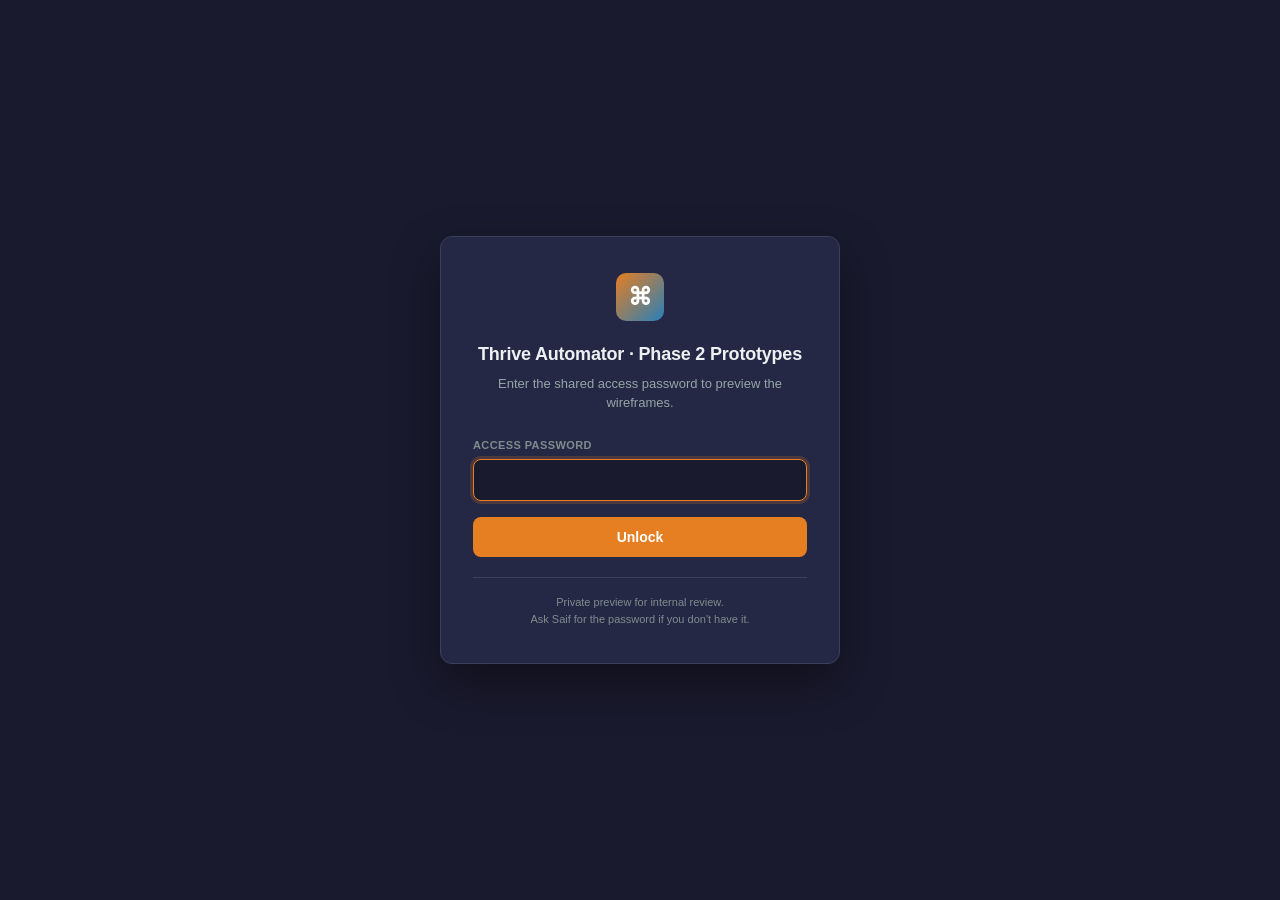
<file: index.html>
<!DOCTYPE html>
<html lang="en">
<head>
  <meta charset="UTF-8">
  <meta name="viewport" content="width=device-width, initial-scale=1.0">
  <title>Thrive Automator Retirement — Phase 2 Prototypes</title>
  <script src="auth.js"></script>
  <style>
    :root {
      --bg-page: #f4f6f9;
      --bg-card: #ffffff;
      --bg-code: #1a1a2e;
      --border: #e1e4e8;
      --text: #2c3e50;
      --text-muted: #7f8c8d;
      --text-light: #95a5a6;
      --apprentice: #e67e22;
      --apprentice-light: #ffe8d6;
      --architect: #2980b9;
      --architect-light: #d6eaf8;
      --quiz: #27ae60;
      --quiz-light: #d4efdf;
      --ultimatum: #c0392b;
      --ultimatum-light: #fadbd8;
      --ovation: #1abc9c;
      --ovation-light: #d1f2eb;
      --success: #27ae60;
      --radius: 8px;
      --radius-lg: 12px;
      --shadow-sm: 0 1px 2px rgba(0,0,0,.04);
      --shadow: 0 2px 8px rgba(0,0,0,.06);
      --shadow-lg: 0 8px 24px rgba(0,0,0,.08);
    }

    * { box-sizing: border-box; }

    html, body {
      margin: 0;
      padding: 0;
      font-family: -apple-system, BlinkMacSystemFont, "Segoe UI", Roboto, "Helvetica Neue", Arial, sans-serif;
      font-size: 14px;
      line-height: 1.5;
      color: var(--text);
      background: var(--bg-page);
      -webkit-font-smoothing: antialiased;
      min-height: 100vh;
    }

    /* Top bar */
    .bar {
      background: var(--bg-code);
      color: #fff;
      padding: 14px 0;
      box-shadow: var(--shadow);
    }
    .bar__inner {
      max-width: 960px;
      margin: 0 auto;
      padding: 0 24px;
      display: flex;
      align-items: center;
      justify-content: space-between;
      gap: 16px;
    }
    .bar__brand {
      display: flex;
      align-items: center;
      gap: 10px;
      font-weight: 600;
      font-size: 14px;
    }
    .bar__logo {
      width: 28px;
      height: 28px;
      background: linear-gradient(135deg, var(--apprentice) 0%, var(--architect) 100%);
      border-radius: 6px;
      display: inline-flex;
      align-items: center;
      justify-content: center;
      font-weight: 700;
    }
    .bar__hint {
      font-size: 12px;
      color: #bdc3c7;
    }

    /* Main */
    .app {
      max-width: 960px;
      margin: 0 auto;
      padding: 48px 24px 80px;
    }

    .hero {
      text-align: center;
      margin-bottom: 48px;
    }
    .hero__eyebrow {
      font-size: 12px;
      font-weight: 600;
      text-transform: uppercase;
      letter-spacing: .5px;
      color: var(--text-muted);
      margin-bottom: 10px;
    }
    .hero__title {
      font-size: 32px;
      font-weight: 700;
      margin: 0 0 14px;
      letter-spacing: -.5px;
    }
    .hero__sub {
      max-width: 600px;
      margin: 0 auto;
      color: var(--text-muted);
      font-size: 15px;
    }

    /* Prototype cards */
    .protos {
      display: grid;
      grid-template-columns: 1fr 1fr;
      gap: 20px;
      margin-bottom: 48px;
    }
    @media (max-width: 720px) {
      .protos { grid-template-columns: 1fr; }
      .hero__title { font-size: 26px; }
      .app { padding: 32px 16px 60px; }
    }

    .proto {
      display: block;
      text-decoration: none;
      color: inherit;
      background: var(--bg-card);
      border: 1px solid var(--border);
      border-radius: var(--radius-lg);
      padding: 28px;
      transition: all .18s ease;
      border-left-width: 4px;
      box-shadow: var(--shadow-sm);
      position: relative;
    }
    .proto:hover {
      transform: translateY(-2px);
      box-shadow: var(--shadow-lg);
    }
    .proto--apprentice { border-left-color: var(--apprentice); }
    .proto--architect { border-left-color: var(--architect); }
    .proto--quiz { border-left-color: var(--quiz); }
    .proto--ultimatum { border-left-color: var(--ultimatum); }
    .proto--ovation { border-left-color: var(--ovation); }

    .proto__head {
      display: flex;
      align-items: center;
      gap: 12px;
      margin-bottom: 14px;
    }
    .proto__icon {
      width: 44px;
      height: 44px;
      border-radius: 10px;
      display: flex;
      align-items: center;
      justify-content: center;
      font-size: 22px;
      flex-shrink: 0;
    }
    .proto--apprentice .proto__icon {
      background: var(--apprentice-light);
      color: var(--apprentice);
    }
    .proto--architect .proto__icon {
      background: var(--architect-light);
      color: var(--architect);
    }
    .proto--quiz .proto__icon {
      background: var(--quiz-light);
      color: var(--quiz);
    }
    .proto--ultimatum .proto__icon {
      background: var(--ultimatum-light);
      color: var(--ultimatum);
    }
    .proto--ovation .proto__icon {
      background: var(--ovation-light);
      color: var(--ovation);
    }
    .proto__pill {
      display: inline-block;
      padding: 3px 9px;
      border-radius: 10px;
      font-size: 10px;
      font-weight: 600;
      letter-spacing: .3px;
      text-transform: uppercase;
      background: var(--apprentice-light);
      color: var(--apprentice);
    }
    .proto--architect .proto__pill {
      background: var(--architect-light);
      color: var(--architect);
    }
    .proto__title {
      font-size: 17px;
      font-weight: 600;
      margin: 0 0 4px;
    }
    .proto__tag {
      font-size: 12px;
      color: var(--text-muted);
    }
    .proto__desc {
      margin: 12px 0 16px;
      font-size: 13px;
      line-height: 1.55;
      color: var(--text);
    }
    .proto__bullets {
      list-style: none;
      margin: 0 0 20px;
      padding: 0;
      display: flex;
      flex-direction: column;
      gap: 6px;
    }
    .proto__bullets li {
      font-size: 12px;
      color: var(--text-muted);
      display: flex;
      align-items: flex-start;
      gap: 8px;
    }
    .proto__bullets li::before {
      content: "✓";
      color: var(--success);
      font-weight: 700;
      flex-shrink: 0;
    }
    .proto__cta {
      display: inline-flex;
      align-items: center;
      gap: 6px;
      font-size: 13px;
      font-weight: 600;
      color: var(--apprentice);
    }
    .proto--architect .proto__cta {
      color: var(--architect);
    }
    .proto__cta-arrow {
      transition: transform .18s ease;
    }
    .proto:hover .proto__cta-arrow {
      transform: translateX(3px);
    }

    /* Info note */
    .note {
      background: var(--bg-card);
      border: 1px solid var(--border);
      border-radius: var(--radius);
      padding: 18px 22px;
      font-size: 13px;
      color: var(--text-muted);
      line-height: 1.6;
    }
    .note strong { color: var(--text); }

    /* Footer */
    .foot {
      margin-top: 48px;
      text-align: center;
      font-size: 12px;
      color: var(--text-light);
    }
    .foot a {
      color: var(--text-muted);
      text-decoration: none;
    }
    .foot a:hover { color: var(--text); text-decoration: underline; }
  </style>
</head>
<body>

  <header class="bar">
    <div class="bar__inner">
      <div class="bar__brand">
        <span class="bar__logo">⌘</span>
        <span>Thrive Automator Retirement · Phase 2</span>
      </div>
      <span class="bar__hint">Interactive prototypes — no build, no server, no data saved</span>
    </div>
  </header>

  <main class="app">

    <section class="hero">
      <div class="hero__eyebrow">Phase 2 · Clickable Wireframes</div>
      <h1 class="hero__title">Two prototypes replacing Thrive Automator's top retiring recipes</h1>
      <p class="hero__sub">
        Open any prototype in this browser tab — each is a self-contained HTML / CSS / JS app covering every screen, state, and transition referenced in the spec.
      </p>
    </section>

    <section class="protos">

      <a class="proto proto--apprentice" href="incoming-webhooks.html">
        <div class="proto__head">
          <div class="proto__icon">🪝</div>
          <div>
            <span class="proto__pill">Feature 1 · P0</span>
            <h2 class="proto__title">[Apprentice] Incoming Webhook Endpoints</h2>
            <div class="proto__tag">Replaces Recipes #1 / #2 / #6 · 6,801 uses</div>
          </div>
        </div>
        <p class="proto__desc">
          Native webhook receiver inside Thrive Apprentice. External systems (ThriveCart, Stripe, SamCart, any CRM) POST a payload to a generated URL; Apprentice finds-or-creates the user and grants or revokes access.
        </p>
        <ul class="proto__bullets">
          <li>Listening window with live payload capture</li>
          <li>Smart auto-match: Email / First Name / Last Name</li>
          <li>Shared Secret &amp; HMAC security, default-on</li>
          <li>Live logs with replay</li>
        </ul>
        <span class="proto__cta">Open prototype <span class="proto__cta-arrow">→</span></span>
      </a>

      <a class="proto proto--architect" href="form-thrive-action.html">
        <div class="proto__head">
          <div class="proto__icon">⚡</div>
          <div>
            <span class="proto__pill">Feature 2 · P0</span>
            <h2 class="proto__title">[Architect] Form → Thrive Action</h2>
            <div class="proto__tag">Replaces Recipe #10 · 363 uses</div>
          </div>
        </div>
        <p class="proto__desc">
          A fourth tab in the Architect / Leads form editor's Connection panel. On submit, fires a native Thrive action — Grant / Revoke Apprentice access, Start / Stop Ultimatum, Record Optimize conversion, and more.
        </p>
        <ul class="proto__bullets">
          <li>Six actions across five Thrive plugins</li>
          <li>Paired sub-operations (Grant / Revoke, Start / Stop)</li>
          <li>Optional condition with IF / THEN labels</li>
          <li>Optional timing: fire immediately or after a delay</li>
          <li>Side-effect-free test drawer</li>
        </ul>
        <span class="proto__cta">Open prototype <span class="proto__cta-arrow">→</span></span>
      </a>

      <a class="proto proto--apprentice" href="apprentice-triggers.html">
        <div class="proto__head">
          <div class="proto__icon">🎯</div>
          <div>
            <span class="proto__pill">Features 3 + 4 + 9 + 11 · P1</span>
            <h2 class="proto__title">[Apprentice] Triggers — Access &amp; Completion Events</h2>
            <div class="proto__tag">Combines 4 Phase-2 features · ~33M runs covered (Completion alone)</div>
          </div>
        </div>
        <p class="proto__desc">
          A new "Triggers" sub-page under Apprentice Settings. Wires native actions to four Apprentice events — when access is granted, revoked, content is completed, or drip lessons unlock — regardless of how the event was produced.
        </p>
        <ul class="proto__bullets">
          <li>Four trigger types in v1, scaling to more later</li>
          <li>Four action types with paired sub-ops (ESP Tag, Send Webhook, Ultimatum, Grant Apprentice Access)</li>
          <li>Stacking validation — max one of each compatible action per scope</li>
          <li>Course-grouped automation list with per-group quick-add</li>
          <li>Cascading Course → Module → Lesson targeting for completion + drip</li>
        </ul>
        <span class="proto__cta">Open prototype <span class="proto__cta-arrow">→</span></span>
      </a>

      <a class="proto proto--architect" href="form-engine-v2.html">
        <div class="proto__head">
          <div class="proto__icon">🔌</div>
          <div>
            <span class="proto__pill">Features 7 + 8 · P2</span>
            <h2 class="proto__title">[Architect] Form Engine v2 — Multi-Connection + External Submit</h2>
            <div class="proto__tag">Combines 2 Phase-2 features · ~1.4K Automator recipes covered (~412K runs)</div>
          </div>
        </div>
        <p class="proto__desc">
          Form Connection panel goes from single-slot to multi-instance — multiple autoresponders, multiple webhooks, multiple Thrive Actions per form. Plus an External Submit toggle generates a per-form REST endpoint so Zapier, ThriveCart, and partner systems can fire any form's connections.
        </p>
        <ul class="proto__bullets">
          <li>Per-section "+ Add connection" — N of each connection type per form</li>
          <li>External Submit endpoint with Shared-secret authentication option</li>
          <li>Field mapping (incoming JSON keys → form fields), reuses Webhook tab pattern</li>
          <li>Send test on the endpoint shows simulated response in the same Test Details modal as Webhooks</li>
          <li>Failures isolated per connection — one failing won't block the others</li>
        </ul>
        <span class="proto__cta">Open prototype <span class="proto__cta-arrow">→</span></span>
      </a>

      <a class="proto proto--ovation" href="ovation-notifications.html">
        <div class="proto__head">
          <div class="proto__icon">📨</div>
          <div>
            <span class="proto__pill">Feature 14 · P3</span>
            <h2 class="proto__title">[Ovation] Admin Notifications on Testimonial Events</h2>
            <div class="proto__tag">The "why isn't this built in?" feature · table-stakes UX gap</div>
          </div>
        </div>
        <p class="proto__desc">
          A new Notifications card in Ovation Settings. Two toggleable email notifications: one to admins on submission (with one-click Approve/Reject buttons), one to submitters on approval. Plain <code>wp_mail()</code> — no ESP, no webhook, no automation primitives. The smallest of the four remaining features.
        </p>
        <ul class="proto__bullets">
          <li>Toggle-based notifications with collapsible config rows</li>
          <li>Recipients chip input + customizable subject + body templates</li>
          <li>Merge-tag helper buttons that insert at the cursor</li>
          <li>One-click signed-link Approve / Reject with 48-hour expiry</li>
          <li>Live preview that re-renders as you type</li>
        </ul>
        <span class="proto__cta">Open prototype <span class="proto__cta-arrow">→</span></span>
      </a>

      <a class="proto proto--ultimatum" href="ultimatum-lifecycle.html">
        <div class="proto__head">
          <div class="proto__icon">⏱</div>
          <div>
            <span class="proto__pill">Features 10 + 12 · P2 + P3</span>
            <h2 class="proto__title">[Ultimatum] Ultimatum Triggers</h2>
            <div class="proto__tag">Combines 2 Phase-2 features · Evergreen-only</div>
          </div>
        </div>
        <p class="proto__desc">
          A new top-level Ultimatum Triggers admin. Curated dashboard of the campaigns you've wired up, per-campaign page with two inline cards: <strong>Trigger Sources</strong> (incoming webhook, Page Visit, or Leads form starts the countdown for a user) and <strong>Expiry Actions</strong> (when the countdown hits zero unconverted, fire actions). Bridges Ultimatum to ConvertKit, Stripe, partner systems without Automator.
        </p>
        <ul class="proto__bullets">
          <li>Trigger Sources picker: Page Visit / Incoming Webhook / Thrive Leads Form Conversion (multi-instance, one of each per campaign)</li>
          <li>Incoming Webhook auth: Connection Card (endpoint URL + header name + signing secret) with collapsed Advanced security (None / Shared Secret / HMAC-SHA256) + rate limit</li>
          <li>Expiry Actions picker: Email tag (multi-tag) or Send Webhook with full token picker (6 expiry-context tokens) + Send test</li>
          <li>Status pill taxonomy: Active / Partial setup / Needs setup / Disabled, with per-card 3-dot popover + soft delete</li>
          <li>Non-Evergreen campaigns get an explainer card instead of empty trigger surfaces (Evergreen-only by design)</li>
        </ul>
        <span class="proto__cta">Open prototype <span class="proto__cta-arrow">→</span></span>
      </a>

      <a class="proto proto--quiz" href="quiz-result-actions.html">
        <div class="proto__head">
          <div class="proto__icon">🏅</div>
          <div>
            <span class="proto__pill">Feature 6 · P1</span>
            <h2 class="proto__title">[Quiz Builder] Quiz Triggers</h2>
            <div class="proto__tag">Replaces ~11K Quiz-completed Automator recipes (~12M runs)</div>
          </div>
        </div>
        <p class="proto__desc">
          A new Quiz Triggers dashboard inside Quiz Builder. Add the quizzes you want to set up, attach actions to each outcome (score range, Pass/Fail, personality result, or On completion) — tag in your email tool, send a webhook, start an Ultimatum countdown, or grant Apprentice access. Same picker pattern + sub-op flow as Apprentice Triggers.
        </p>
        <ul class="proto__bullets">
          <li>Dashboard entry — only the quizzes you've added; Active / Partial setup / Disabled status pills</li>
          <li>Type-adaptive setup across all 5 quiz types (Number / Percentage / Right-Wrong / Personality / Survey)</li>
          <li>Hybrid range slider with ghost zones, drag-snap, and quick-fill chips (no hardcoded 100-point cap)</li>
          <li>Same four-action picker + stacking rules as Apprentice Triggers — consistent UX across products</li>
          <li>Per-quiz Active/Disable toggle · per-action paused state · soft-delete with undo</li>
        </ul>
        <span class="proto__cta">Open prototype <span class="proto__cta-arrow">→</span></span>
      </a>

    </section>

    <div class="note">
      <strong>How to review:</strong> Each prototype ships a first-time coach-mark tour on load. Click through once with the tour on, then hit the <em>↻ Reset</em> button in the top bar to clear localStorage and start again. Every screen, modal, drawer, toast, and micro-interaction in the specs exists here — the HTML is the source of truth for what ships.
    </div>

    <footer class="foot">
      <p>
        Built as an input to the Phase 2 roadmap ·
        <a href="https://github.com/saifhassan-am/AutomatorWireframes">Repository</a>
      </p>
    </footer>

  </main>

</body>
</html>
</file>
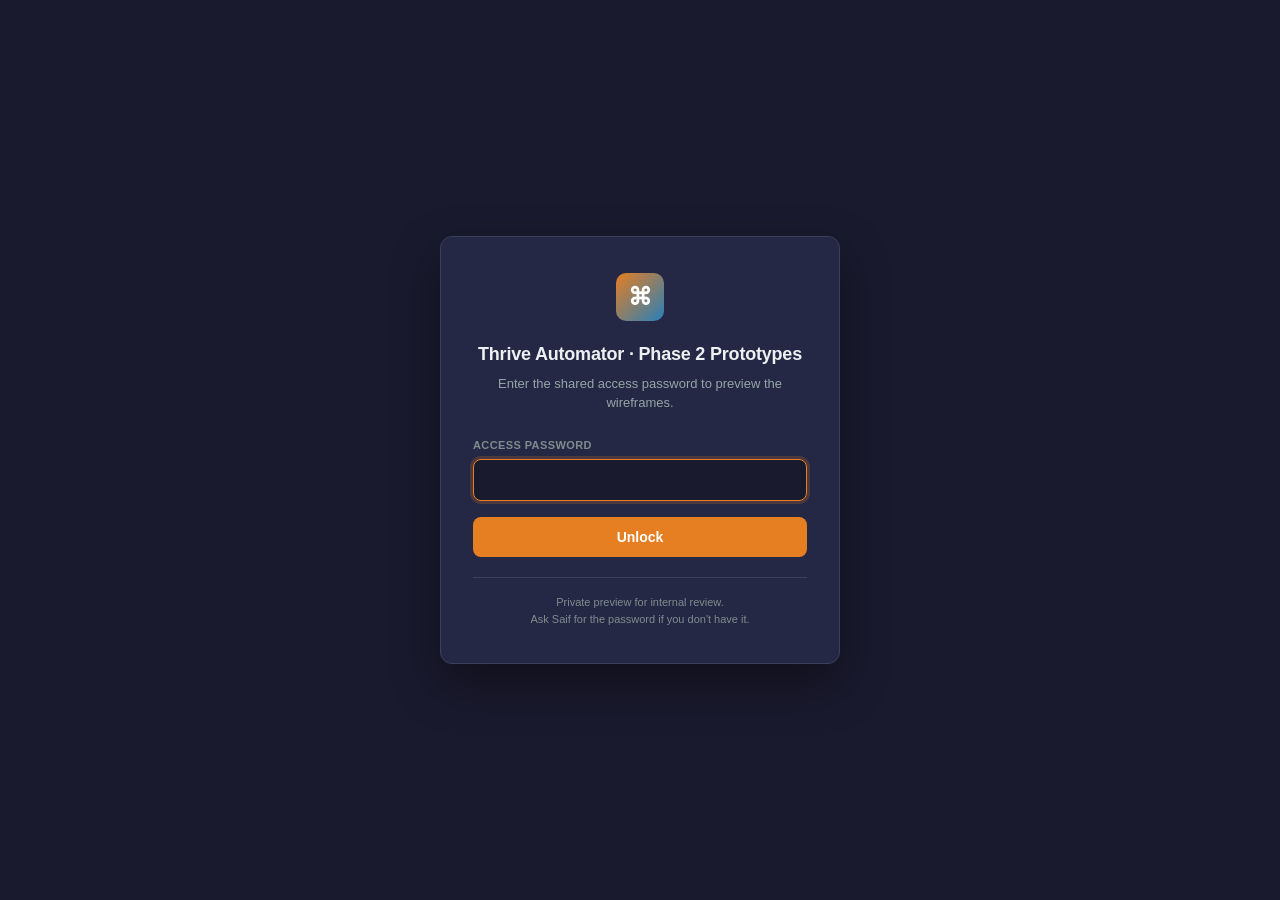
<file: apprentice-triggers.html>
<!DOCTYPE html>
<html lang="en">
<head>
  <meta charset="UTF-8">
  <meta name="viewport" content="width=device-width, initial-scale=1.0">
  <title>Apprentice — Triggers</title>
  <script src="auth.js"></script>
  <link rel="stylesheet" href="apprentice-triggers.css">
</head>
<body>

  <!-- ====== Admin chrome (matches incoming-webhooks) ====== -->
  <header class="admin-bar">
    <div class="admin-bar__inner">
      <div class="admin-bar__brand">
        <span class="admin-bar__logo">⌘</span>
        <span>Thrive Apprentice</span>
      </div>
      <div class="admin-bar__user">
        <span class="admin-bar__hint">Interactive prototype — no data is saved</span>
        <button class="btn btn--ghost btn--sm" id="resetBtn" title="Start over">↻ Reset</button>
      </div>
    </div>
  </header>

  <main class="app">

    <div class="app__frame">

      <!-- ====== Breadcrumb (always visible) ====== -->
      <div class="crumb">
        <span class="crumb__item">Thrive Apprentice</span>
        <span class="crumb__sep">›</span>
        <span class="crumb__item">Settings</span>
        <span class="crumb__sep">›</span>
        <span class="crumb__item crumb__item--active" id="crumbActive">Triggers</span>
      </div>

      <!-- ============================================= -->
      <!-- VIEW: TRIGGERS LANDING                         -->
      <!-- Four trigger cards — capability statements,    -->
      <!-- not "no triggers configured yet". Each card    -->
      <!-- counts active automations beneath it.          -->
      <!-- ============================================= -->
      <section class="view view--active" data-view="triggers-landing">
        <div class="page-header">
          <div>
            <h1 class="page-title">Triggers</h1>
            <p class="page-subtitle">Run actions automatically when something happens in your courses — tag a student in your email service provider, send a webhook, start an Ultimatum countdown, or unlock the next course.</p>
          </div>
        </div>

        <!-- Disambiguation banner — clarifies that Triggers fires actions, while Access Restriction Rules gates visibility. Dismissible per-user via localStorage. -->
        <div class="banner banner--info" id="disambigBanner" role="note">
          <span class="banner__icon" aria-hidden="true">ⓘ</span>
          <p class="banner__text">
            Triggers fire actions when events happen — like tagging someone when they enroll. To control who can <strong>see</strong> content, use <strong>Access restriction rules</strong> on each product.
          </p>
          <button class="banner__close" id="disambigBannerClose" aria-label="Dismiss this notice" title="Dismiss">×</button>
        </div>

        <div class="trigger-cards" id="triggerCards">
          <!-- JS populates with four cards -->
        </div>

        <div class="landing-foot">
          <p class="landing-foot__line">More trigger types coming — <strong>Quiz Pass / Fail</strong> and <strong>Assessment Status</strong> are sibling features under this same page.</p>
        </div>
      </section>

      <!-- ============================================= -->
      <!-- VIEW: TRIGGER DETAIL                           -->
      <!-- Header (back link + name + description) +      -->
      <!-- list of automation rows OR empty state.        -->
      <!-- ============================================= -->
      <section class="view" data-view="trigger-detail">
        <div class="edit-header">
          <a href="#" class="back-link" data-action="back-to-landing">‹ Back to Triggers</a>
        </div>
        <div class="trigger-detail__head">
          <div class="trigger-detail__head-text">
            <div class="trigger-detail__head-icon" id="detailIcon" aria-hidden="true">🎓</div>
            <div>
              <h1 class="trigger-detail__title" id="detailTitle">When user receives access</h1>
              <p class="trigger-detail__sub" id="detailSub">Fires whenever any user gains access to any Apprentice product — regardless of how that access was granted.</p>
            </div>
          </div>
          <button class="btn btn--primary" data-action="add-automation" id="detailAddBtn">
            <span class="btn__icon">+</span> Add Automation
          </button>
        </div>

        <div class="auto-list" id="autoList">
          <!-- JS populates with automation rows OR empty state -->
        </div>
      </section>

      <!-- ============================================= -->
      <!-- VIEW: AUTOMATION EDIT                          -->
      <!-- Step A: Scope (Completion only)                -->
      <!-- Step B: Trigger target (cascading dropdowns)   -->
      <!-- Step C: Action picker                          -->
      <!-- Step C1: Sub-op selector (Ultimatum only)      -->
      <!-- Step D: Configure the action + Timing + Cond   -->
      <!-- Save & Activate footer (always clickable).     -->
      <!-- ============================================= -->
      <section class="view" data-view="automation-edit">
        <div class="edit-header">
          <a href="#" class="back-link" data-action="back-to-detail">‹ Back to <span id="backLinkTriggerName">trigger</span></a>
        </div>

        <div class="edit-title-row">
          <div class="edit-title-row__heading">
            <h1 class="edit-title-row__title" id="editTitle">New automation</h1>
            <p class="edit-title-row__sub" id="editSub">Configure what happens when this trigger fires.</p>
          </div>
        </div>

        <!-- ============================================= -->
        <!-- STAGE 1: PICKER (scope + target + action)      -->
        <!-- The "design" half of the flow — gathers what    -->
        <!-- to fire on, then opens picker. Compact.        -->
        <!-- ============================================= -->
        <div class="stage" data-stage="picker" hidden>

          <!-- Step A — Scope (Completion only) -->
          <section class="step" id="stepScope" hidden>
            <div class="step__head">
              <span class="step__num">1</span>
              <div class="step__head-text">
                <h3 class="step__title">Run when a student completes a:</h3>
                <p class="step__sub">Pick the level of completion that should kick off this automation.</p>
              </div>
            </div>
            <div class="step__body">
              <div class="scope-row" id="scopeRow">
                <label class="scope-pill">
                  <input type="radio" name="completionScope" value="course" checked>
                  <span class="scope-pill__body">
                    <span class="scope-pill__icon" aria-hidden="true">📚</span>
                    <span class="scope-pill__label">Course</span>
                    <span class="scope-pill__sub">Most common</span>
                  </span>
                </label>
                <label class="scope-pill">
                  <input type="radio" name="completionScope" value="module">
                  <span class="scope-pill__body">
                    <span class="scope-pill__icon" aria-hidden="true">📂</span>
                    <span class="scope-pill__label">Module</span>
                    <span class="scope-pill__sub">A section within a course</span>
                  </span>
                </label>
                <label class="scope-pill">
                  <input type="radio" name="completionScope" value="lesson">
                  <span class="scope-pill__body">
                    <span class="scope-pill__icon" aria-hidden="true">📄</span>
                    <span class="scope-pill__label">Lesson</span>
                    <span class="scope-pill__sub">A single lesson</span>
                  </span>
                </label>
              </div>
            </div>
          </section>

          <!-- Step B — Trigger target (cascading) -->
          <section class="step" id="stepTarget">
            <div class="step__head">
              <span class="step__num" id="stepTargetNum">1</span>
              <div class="step__head-text">
                <h3 class="step__title" id="stepTargetTitle">For product</h3>
                <p class="step__sub" id="stepTargetSub">Which Apprentice product should this automation watch for?</p>
              </div>
            </div>
            <div class="step__body">
              <div class="target-fields" id="targetFields">
                <!-- JS injects 1–3 dropdowns based on trigger + scope -->
              </div>
            </div>
          </section>

          <!-- Step C — Action picker -->
          <section class="step" id="stepAction">
            <div class="step__head">
              <span class="step__num" id="stepActionNum">2</span>
              <div class="step__head-text">
                <h3 class="step__title">Pick the action</h3>
                <p class="step__sub">Choose what should happen when this trigger fires.</p>
              </div>
            </div>
            <div class="step__body">
              <div class="picker__list" id="actionList">
                <!-- JS populates with action rows -->
              </div>
            </div>
          </section>

        </div>
        <!-- /stage picker -->

        <!-- ============================================= -->
        <!-- STAGE 2: SUB-OP SELECTOR (Ultimatum only)      -->
        <!-- Two big choice cards — clicking IS the choice. -->
        <!-- ============================================= -->
        <div class="stage" data-stage="subop" hidden>
          <div class="subop">
            <div class="subop__back">
              <button class="text-link subop__back-link" data-action="back-to-picker">
                <span aria-hidden="true">←</span> Back to actions
              </button>
            </div>
            <div class="subop__header">
              <span class="subop__header-icon" id="subopHeaderIcon" aria-hidden="true">📩</span>
              <div class="subop__header-body">
                <h3 class="subop__header-name" id="subopHeaderName">Action</h3>
                <p class="subop__header-sub" id="subopHeaderSub">What should happen with this user's tag?</p>
              </div>
            </div>
            <div class="subop__list" id="subopList">
              <!-- JS populates the two cards -->
            </div>
          </div>
        </div>

        <!-- ============================================= -->
        <!-- STAGE 3: CONFIGURE                              -->
        <!-- Action pill + per-action target + Timing + Cond -->
        <!-- ============================================= -->
        <div class="stage" data-stage="configure" hidden>
          <div class="configure">

            <!-- Read-only summary of trigger context (back link to edit) -->
            <div class="trigger-context" id="triggerContext">
              <span class="trigger-context__icon" aria-hidden="true">🎯</span>
              <span class="trigger-context__text" id="triggerContextText">On <strong>access granted</strong> for <strong>Photography Masterclass</strong></span>
              <button class="text-link trigger-context__edit" data-action="edit-trigger-context">Edit</button>
            </div>

            <!-- Action pill (with Change link) -->
            <div class="action-pill" id="actionPill">
              <span class="action-pill__icon" id="pillIcon">📩</span>
              <div class="action-pill__body">
                <div class="action-pill__name" id="pillName">Add tag</div>
                <div class="action-pill__desc" id="pillDesc">Apply tags in your connected email service provider</div>
              </div>
              <button class="text-link" data-action="change-action">Change</button>
            </div>

            <!-- Action-specific config target -->
            <div class="configure__section" id="configSection">
              <!-- JS populates based on action -->
            </div>

            <!-- Optional Timing block (collapsed by default) -->
            <div class="timing" id="timingWrap" aria-live="polite">
              <div class="timing__collapsed" id="timingCollapsed">
                <button class="text-link text-link--primary" data-action="add-delay">
                  + Add a delay
                </button>
                <span class="timing__hint">fires immediately by default</span>
              </div>
              <div class="timing__expanded" id="timingExpanded" hidden>
                <div class="timing__label">When should this fire?</div>
                <div class="timing__row">
                  <span class="timing__kw">FIRE</span>
                  <input type="number" class="input input--sm timing__num" id="delayValue" min="1" value="2" aria-label="Delay amount">
                  <div class="select-wrap">
                    <select class="input input--select input--sm" id="delayUnit" aria-label="Delay unit">
                      <option value="minutes">minutes</option>
                      <option value="hours">hours</option>
                      <option value="days" selected>days</option>
                      <option value="weeks">weeks</option>
                      <option value="months">months</option>
                    </select>
                  </div>
                  <span class="timing__suffix" id="timingSuffix">after the trigger fires</span>
                </div>
                <button class="text-link text-link--muted" data-action="remove-delay">Remove delay</button>
              </div>
            </div>

            <!-- Optional Condition block (collapsed by default) -->
            <div class="condition" id="conditionWrap">
              <div class="condition__collapsed" id="conditionCollapsed">
                <button class="text-link text-link--primary" data-action="add-condition">
                  + Add a condition
                </button>
                <span class="condition__hint">Only fire this action if a field matches a value</span>
              </div>
              <div class="condition__expanded" id="conditionExpanded" hidden>
                <div class="condition__label">Only fire this action if…</div>
                <div class="condition__row">
                  <span class="condition__kw">IF</span>
                  <div class="select-wrap">
                    <select class="input input--select input--sm" id="condField">
                      <!-- JS injects per-trigger field options -->
                    </select>
                  </div>
                  <div class="select-wrap">
                    <select class="input input--select input--sm" id="condOp">
                      <option value="equals">equals</option>
                      <option value="not_equals">does not equal</option>
                      <option value="contains">contains</option>
                    </select>
                  </div>
                  <div class="select-wrap condition__value-wrap" id="condValueWrap">
                    <!-- JS injects select or text based on field -->
                  </div>
                </div>
                <div class="condition__then">
                  <span class="condition__kw">THEN</span>
                  <span class="condition__then-text">fire the action</span>
                </div>
                <button class="text-link text-link--muted" data-action="remove-condition">Remove condition</button>
              </div>
            </div>

            <!-- Save & Activate footer -->
            <div class="configure__cta">
              <button class="btn btn--primary btn--xl btn--pulse" data-action="save-automation" id="saveAutomationBtn">
                Save &amp; Activate
              </button>
              <button class="text-link text-link--muted" data-action="cancel-automation">Cancel</button>
            </div>

          </div>
        </div>
        <!-- /stage configure -->

      </section>
      <!-- /view automation-edit -->

    </div>
    <!-- /app__frame -->

    <!-- ====== Test drawer (per-automation) ====== -->
    <div class="drawer" id="testDrawer" hidden>
      <div class="drawer__backdrop" data-action="close-drawer"></div>
      <aside class="drawer__dialog" aria-label="Test this automation">
        <header class="drawer__header">
          <div>
            <h3 class="drawer__title">Test this automation</h3>
            <p class="drawer__sub" id="drawerSub">Run the automation with sample data and see what would happen.</p>
          </div>
          <button class="icon-btn" data-action="close-drawer" aria-label="Close">×</button>
        </header>

        <div class="drawer__safety">
          <span class="drawer__safety-icon">🛡</span>
          <span><strong>Test mode</strong> — nothing is written to your email service provider, no webhook is sent, no campaign starts, no access changes.</span>
        </div>

        <div class="drawer__body" id="drawerBody">
          <section class="drawer__section">
            <h4 class="drawer__section-title">Sample data</h4>
            <p class="drawer__section-sub">Edit these values to test different scenarios.</p>

            <div class="drawer__field">
              <label class="field-label">Student email</label>
              <input type="email" class="input" id="testEmail" value="alice@example.com">
            </div>
            <div class="drawer__field">
              <label class="field-label" id="testContextLabel">Product they joined</label>
              <input type="text" class="input" id="testContext" value="Photography Masterclass" readonly>
            </div>
            <div class="drawer__field" id="testSourceWrap">
              <label class="field-label">Source</label>
              <div class="select-wrap">
                <select class="input input--select" id="testSource">
                  <option>WooCommerce</option>
                  <option>Stripe</option>
                  <option>Webhook</option>
                  <option>Form</option>
                  <option>Admin</option>
                  <option>API</option>
                </select>
              </div>
            </div>
            <div class="drawer__field" id="testRoleWrap">
              <label class="field-label">User role</label>
              <div class="select-wrap">
                <select class="input input--select" id="testRole">
                  <option>Subscriber</option>
                  <option>Customer</option>
                  <option>Student</option>
                  <option>Administrator</option>
                </select>
              </div>
            </div>
          </section>

          <section class="drawer__result" id="drawerResult" hidden>
            <!-- JS injects success / info / error banner -->
          </section>
        </div>

        <footer class="drawer__footer">
          <button class="text-link text-link--muted" data-action="close-drawer">Cancel</button>
          <button class="btn btn--primary btn--pulse" data-action="run-test">⚡ Run test</button>
        </footer>
      </aside>
    </div>

    <!-- ====== Webhook test details modal (Leads-parity) ====== -->
    <div class="modal webhook-test-modal" id="webhookTestModal" hidden>
      <div class="modal__backdrop" data-action="close-webhook-test-modal"></div>
      <div class="modal__dialog webhook-test-modal__dialog">
        <div class="webhook-test-modal__header">
          <h3 class="modal__title webhook-test-modal__title">Connection details</h3>
          <button class="webhook-test-modal__close" data-action="close-webhook-test-modal" aria-label="Close">×</button>
        </div>
        <div class="webhook-test-modal__alert" hidden>
          <span aria-hidden="true">⚠</span>
          <span>Webhook failed to send</span>
        </div>
        <div class="webhook-test-modal__kv">
          <div class="webhook-test-modal__kv-row"><span class="webhook-test-modal__k">Status</span><span class="webhook-test-modal__v" data-test-status>—</span></div>
          <div class="webhook-test-modal__kv-row"><span class="webhook-test-modal__k">Duration</span><span class="webhook-test-modal__v" data-test-duration>—</span></div>
          <div class="webhook-test-modal__kv-row"><span class="webhook-test-modal__k">Method</span><span class="webhook-test-modal__v" data-test-method>—</span></div>
          <div class="webhook-test-modal__kv-row"><span class="webhook-test-modal__k">Endpoint</span><span class="webhook-test-modal__v webhook-test-modal__v--mono" data-test-endpoint>—</span></div>
          <div class="webhook-test-modal__kv-row webhook-test-modal__kv-row--err" data-test-error-row hidden><span class="webhook-test-modal__k">Error</span><span class="webhook-test-modal__v" data-test-error>—</span></div>
        </div>
        <div class="webhook-test-modal__response">
          <div class="webhook-test-modal__response-title">Server response</div>
          <pre class="webhook-test-modal__body" data-test-body></pre>
        </div>
      </div>
    </div>

    <!-- ====== Remove confirmation modal ====== -->
    <div class="modal" id="removeModal" hidden>
      <div class="modal__backdrop" data-action="close-modal"></div>
      <div class="modal__dialog">
        <h3 class="modal__title">Remove this automation?</h3>
        <p class="modal__text">This automation will stop firing. You can undo within 5 seconds, or recreate it later.</p>
        <div class="modal__actions">
          <button class="btn btn--ghost" data-action="close-modal">Keep automation</button>
          <button class="btn btn--danger" data-action="confirm-remove">Remove automation</button>
        </div>
      </div>
    </div>

    <!-- ====== Per-row popover ====== -->
    <div class="popover" id="rowPopover" hidden>
      <button class="popover__item" data-action="popover-edit">✏️ Edit</button>
      <button class="popover__item" data-action="popover-test">⚡ Test this automation</button>
      <button class="popover__item" data-action="popover-toggle">⏸ Disable</button>
      <div class="popover__divider"></div>
      <button class="popover__item popover__item--danger" data-action="popover-remove">🗑 Remove</button>
    </div>

    <!-- ====== Toast container ====== -->
    <div class="toasts" id="toasts"></div>

    <!-- ====== Spotlight overlay for guide ====== -->
    <div class="spotlight" id="spotlight" hidden aria-hidden="true">
      <div class="spotlight__hole" id="spotlightHole"></div>
    </div>

    <!-- ====== Guide / coach marks ====== -->
    <div class="guide" id="guide" hidden>
      <div class="guide__content">
        <h4 class="guide__title" id="guideTitle">Step 1 of 5</h4>
        <p class="guide__text" id="guideText">Welcome!</p>
        <div class="guide__progress" id="guideProgress" aria-hidden="true">
          <span class="guide__dot"></span>
          <span class="guide__dot"></span>
          <span class="guide__dot"></span>
          <span class="guide__dot"></span>
          <span class="guide__dot"></span>
        </div>
        <div class="guide__actions">
          <button class="btn btn--ghost btn--sm" data-action="guide-skip">Skip tour</button>
          <button class="btn btn--primary btn--sm" data-action="guide-next" id="guideNextBtn">Got it</button>
        </div>
      </div>
    </div>

  </main>

  <script src="apprentice-triggers.js"></script>
</body>
</html>
</file>
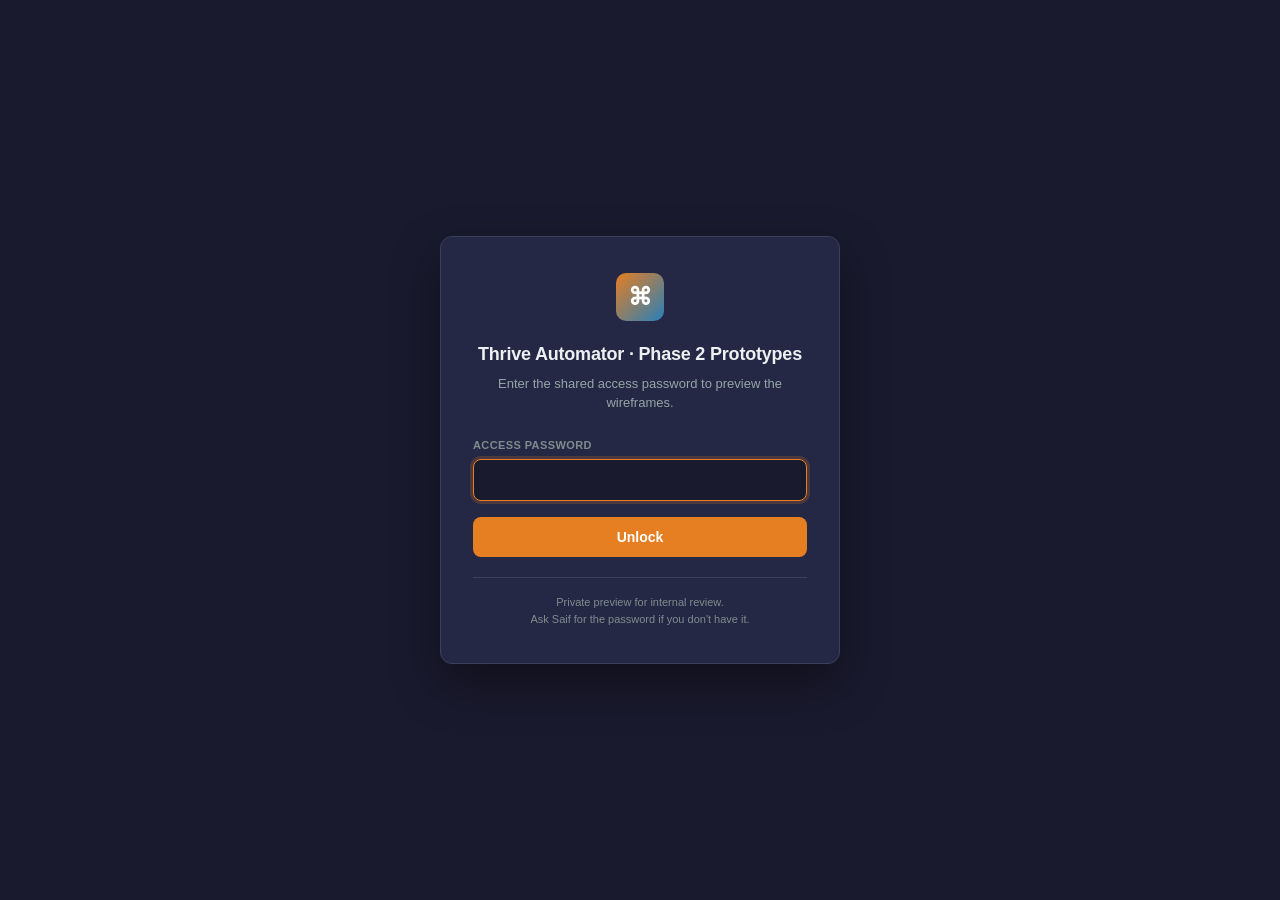
<file: form-thrive-action.html>
<!DOCTYPE html>
<html lang="en">
<head>
  <meta charset="UTF-8">
  <meta name="viewport" content="width=device-width, initial-scale=1.0">
  <title>Architect — Form Thrive Action</title>
  <script src="auth.js"></script>
  <link rel="stylesheet" href="form-thrive-action.css">
</head>
<body>

  <!-- ====== Admin chrome (fake WordPress admin feel) ====== -->
  <header class="admin-bar">
    <div class="admin-bar__inner">
      <div class="admin-bar__brand">
        <span class="admin-bar__logo">◆</span>
        <span>Thrive Architect</span>
      </div>
      <div class="admin-bar__user">
        <span class="admin-bar__hint">Interactive prototype — no data is saved</span>
        <button class="btn btn--ghost btn--sm" id="resetBtn" title="Start over">↻ Reset</button>
      </div>
    </div>
  </header>

  <main class="app">

    <div class="app__frame">

      <!-- ====== Breadcrumb (always visible) ====== -->
      <div class="crumb">
        <span class="crumb__item">Pages</span>
        <span class="crumb__sep">›</span>
        <span class="crumb__item">Landing: Photography Sign-Up</span>
        <span class="crumb__sep">›</span>
        <span class="crumb__item crumb__item--active" id="crumbActive">Lead Gen Form · Connection</span>
      </div>

      <!-- ============================================= -->
      <!-- Editor shell: mock form (left) + panel (right) -->
      <!-- ============================================= -->
      <div class="editor-shell">

        <!-- ====== LEFT: mock form canvas ====== -->
        <section class="canvas" aria-label="Form canvas (preview)">
          <div class="canvas__chrome">
            <span class="canvas__dot canvas__dot--red"></span>
            <span class="canvas__dot canvas__dot--yellow"></span>
            <span class="canvas__dot canvas__dot--green"></span>
            <span class="canvas__label">Canvas preview</span>
          </div>

          <div class="canvas__page">
            <div class="mock-form" id="mockForm">
              <h2 class="mock-form__title">Get the free Photography guide</h2>
              <p class="mock-form__sub">Drop your details below — we'll send the guide straight to your inbox.</p>

              <label class="mock-form__label">Email address</label>
              <input type="email" class="mock-form__input" placeholder="you@example.com" disabled>

              <label class="mock-form__label">First name</label>
              <input type="text" class="mock-form__input" placeholder="Alice" disabled>

              <label class="mock-form__label">What's your goal?</label>
              <select class="mock-form__input mock-form__select" disabled>
                <option>Learn photography</option>
                <option>Improve composition</option>
                <option>Start a photography business</option>
                <option>Just exploring</option>
              </select>

              <button class="mock-form__submit" type="button">Send me the guide →</button>
            </div>
          </div>
        </section>

        <!-- ====== RIGHT: Connection panel ====== -->
        <aside class="panel" aria-label="Connection panel">

          <header class="panel__header">
            <div>
              <h1 class="panel__title">Connection</h1>
              <p class="panel__sub">What happens when this form is submitted?</p>
            </div>
            <button class="panel__close icon-btn" title="Close panel" aria-label="Close panel">×</button>
          </header>

          <!-- Tabs — API / HTML code / Webhook / Thrive Action -->
          <div class="tabs" role="tablist">
            <button class="tab" data-tab="api" role="tab">API</button>
            <button class="tab" data-tab="html" role="tab">HTML code</button>
            <button class="tab" data-tab="webhook" role="tab">Webhook</button>
            <button class="tab tab--highlight" data-tab="thrive" role="tab">
              Thrive Action
              <span class="tab__badge tab__badge--new">New</span>
            </button>
          </div>

          <!-- ========== Tab panel: API (stub) ========== -->
          <div class="tab-panel" data-panel="api">
            <div class="crosslink-banner" data-crosslink-banner hidden>
              <span class="crosslink-banner__icon">✨</span>
              <span class="crosslink-banner__text">
                <strong>New in 10.8</strong> — you can now trigger native Thrive actions from this form.
                <button class="link-inline" data-action="jump-thrive">Try it →</button>
              </span>
              <button class="crosslink-banner__close icon-btn" data-action="dismiss-crosslink" aria-label="Dismiss">×</button>
            </div>
            <div class="stub">
              <div class="stub__icon">✉</div>
              <h3 class="stub__title">No email service connected</h3>
              <p class="stub__text">Connect Mailchimp, ActiveCampaign, ConvertKit, or 40+ other services to add the subscriber when this form is submitted.</p>
              <button class="btn btn--ghost">+ Connect a service</button>
            </div>
          </div>

          <!-- ========== Tab panel: HTML code (stub) ========== -->
          <div class="tab-panel" data-panel="html">
            <div class="crosslink-banner" data-crosslink-banner hidden>
              <span class="crosslink-banner__icon">✨</span>
              <span class="crosslink-banner__text">
                <strong>New in 10.8</strong> — you can now trigger native Thrive actions from this form.
                <button class="link-inline" data-action="jump-thrive">Try it →</button>
              </span>
              <button class="crosslink-banner__close icon-btn" data-action="dismiss-crosslink" aria-label="Dismiss">×</button>
            </div>
            <div class="stub">
              <div class="stub__icon">&lt;/&gt;</div>
              <h3 class="stub__title">Inject custom HTML on submit</h3>
              <p class="stub__text">Drop in a GTM event, a redirect snippet, or any HTML that should run after a successful submission.</p>
              <button class="btn btn--ghost">+ Add HTML snippet</button>
            </div>
          </div>

          <!-- ========== Tab panel: Webhook (stub) ========== -->
          <div class="tab-panel" data-panel="webhook">
            <div class="crosslink-banner" data-crosslink-banner hidden>
              <span class="crosslink-banner__icon">✨</span>
              <span class="crosslink-banner__text">
                <strong>New in 10.8</strong> — you can now trigger native Thrive actions from this form.
                <button class="link-inline" data-action="jump-thrive">Try it →</button>
              </span>
              <button class="crosslink-banner__close icon-btn" data-action="dismiss-crosslink" aria-label="Dismiss">×</button>
            </div>
            <div class="stub">
              <div class="stub__icon">⇢</div>
              <h3 class="stub__title">Send form data to an external URL</h3>
              <p class="stub__text">POST the submission to Zapier, Make, or any HTTPS endpoint. Only one webhook per form.</p>
              <button class="btn btn--ghost">+ Add webhook</button>
            </div>
          </div>

          <!-- ========== Tab panel: Thrive Action ========== -->
          <div class="tab-panel tab-panel--active" data-panel="thrive">

            <!-- ─── STATE A: empty (no action added) ─── -->
            <div class="ta-state" data-ta-state="empty">
              <div class="ta-empty">
                <div class="ta-empty__badge">★ NEW</div>
                <h2 class="ta-empty__title">Trigger a native Thrive action when this form is submitted</h2>
                <p class="ta-empty__text">Wire this form directly into your other Thrive plugins — no Automator, no external services, no API keys.</p>

                <button class="btn btn--primary btn--xl btn--pulse" data-action="add-action">
                  <span class="btn__icon">+</span> Add Thrive Action
                </button>

                <div class="detected">
                  <span class="detected__label">Available on this site:</span>
                  <span class="detected__chip detected__chip--ok">✓ Apprentice</span>
                  <span class="detected__chip detected__chip--ok">✓ Ultimatum</span>
                  <span class="detected__chip detected__chip--ok">✓ Optimize</span>
                  <span class="detected__chip detected__chip--ok">✓ Ovation</span>
                  <span class="detected__chip detected__chip--ok">✓ Quiz Builder</span>
                  <span class="detected__chip detected__chip--warn">⚠ Comments not installed</span>
                </div>
              </div>
            </div>

            <!-- ─── STATE B: picking an action ─── -->
            <div class="ta-state" data-ta-state="picking" hidden>
              <div class="picker">
                <div class="picker__header">
                  <h3 class="picker__title">Choose an action</h3>
                  <p class="picker__sub">Which Thrive action should fire when someone submits this form?</p>
                </div>

                <div class="picker__search">
                  <span class="picker__search-icon">🔍</span>
                  <input type="text" class="input" id="actionSearch" placeholder="Search actions…" autocomplete="off">
                </div>

                <div class="picker__list" id="actionList">
                  <!-- JS will populate -->
                </div>

                <div class="picker__cancel">
                  <button class="text-link" data-action="cancel-picking">Cancel</button>
                </div>
              </div>
            </div>

            <!-- ─── STATE B2: picking a sub-operation for a merged action ─── -->
            <div class="ta-state" data-ta-state="picking_operation" hidden>
              <div class="subop">
                <div class="subop__back">
                  <button class="text-link subop__back-link" data-action="back-to-picker">
                    <span aria-hidden="true">←</span> Back to actions
                  </button>
                </div>

                <div class="subop__header">
                  <span class="subop__header-icon" id="subopHeaderIcon" aria-hidden="true">🎓</span>
                  <div class="subop__header-body">
                    <h3 class="subop__header-name" id="subopHeaderName">Apprentice Access</h3>
                    <p class="subop__header-sub" id="subopHeaderSub">What should happen with this user's access?</p>
                  </div>
                </div>

                <div class="subop__list" id="subopList">
                  <!-- JS will populate the two cards -->
                </div>
              </div>
            </div>

            <!-- ─── STATE C: configuring the selected action ─── -->
            <div class="ta-state" data-ta-state="configuring" hidden>
              <div class="configure">

                <!-- Action pill at top -->
                <div class="action-pill" id="actionPill">
                  <span class="action-pill__icon" id="pillIcon">🎓</span>
                  <div class="action-pill__body">
                    <div class="action-pill__name" id="pillName">Grant Apprentice Access</div>
                    <div class="action-pill__desc" id="pillDesc">Gives the submitter access to a course or bundle</div>
                  </div>
                  <button class="text-link" data-action="change-action">Change</button>
                </div>

                <!-- Action-specific config -->
                <div class="configure__section" id="configSection">
                  <!-- JS populates based on action -->
                </div>

                <!-- Timing (optional) — placed ABOVE Condition because "when"
                     is a more natural first question than "whether". Mirrors
                     the Condition block's progressive-disclosure pattern. -->
                <div class="timing" id="timingWrap" aria-live="polite">

                  <!-- Collapsed state -->
                  <div class="timing__collapsed" id="timingCollapsed">
                    <button class="text-link text-link--primary" data-action="add-delay">
                      + Add a delay
                    </button>
                    <span class="timing__hint">fires immediately by default</span>
                  </div>

                  <!-- Expanded state -->
                  <div class="timing__expanded" id="timingExpanded" hidden>
                    <div class="timing__label">When should this fire?</div>
                    <div class="timing__row">
                      <span class="timing__kw">FIRE</span>
                      <input type="number" class="input input--sm timing__num" id="delayValue" min="1" value="2" aria-label="Delay amount">
                      <div class="select-wrap">
                        <select class="input input--select input--sm" id="delayUnit" aria-label="Delay unit">
                          <option value="minutes">minutes</option>
                          <option value="hours">hours</option>
                          <option value="days" selected>days</option>
                          <option value="weeks">weeks</option>
                          <option value="months">months</option>
                        </select>
                      </div>
                      <span class="timing__suffix">after form submission</span>
                    </div>
                    <button class="text-link text-link--muted" data-action="remove-delay">Remove delay</button>
                  </div>
                </div>

                <!-- Condition (optional) -->
                <div class="condition" id="conditionWrap">

                  <!-- Collapsed state -->
                  <div class="condition__collapsed" id="conditionCollapsed">
                    <button class="text-link text-link--primary" data-action="add-condition">
                      + Add a condition
                    </button>
                    <span class="condition__hint">Only fire this action if a field matches a value</span>
                  </div>

                  <!-- Expanded state -->
                  <div class="condition__expanded" id="conditionExpanded" hidden>
                    <div class="condition__label">Only fire this action if…</div>
                    <div class="condition__row">
                      <span class="condition__kw">IF</span>
                      <div class="select-wrap">
                        <select class="input input--select input--sm" id="condField">
                          <option value="email">Email</option>
                          <option value="first_name">First Name</option>
                          <option value="goal" selected>What's your goal?</option>
                        </select>
                      </div>
                      <div class="select-wrap">
                        <select class="input input--select input--sm" id="condOp">
                          <option value="equals">equals</option>
                          <option value="not_equals">does not equal</option>
                          <option value="contains">contains</option>
                        </select>
                      </div>
                      <div class="select-wrap condition__value-wrap" id="condValueWrap">
                        <!-- JS injects select or text based on field -->
                      </div>
                    </div>
                    <div class="condition__then">
                      <span class="condition__kw">THEN</span>
                      <span class="condition__then-text">fire the action</span>
                    </div>
                    <button class="text-link text-link--muted" data-action="remove-condition">Remove condition</button>
                  </div>
                </div>

                <!-- Single focal CTA -->
                <div class="configure__cta">
                  <button class="btn btn--primary btn--xl btn--pulse" data-action="save-action">
                    Save Thrive Action
                  </button>
                  <button class="text-link text-link--muted" data-action="cancel-configuring">Cancel</button>
                </div>

              </div>
            </div>

            <!-- ─── STATE D: configured (summary card) ─── -->
            <div class="ta-state" data-ta-state="configured" hidden>
              <div class="configured">

                <div class="configured__card" id="summaryCard">
                  <div class="configured__head">
                    <span class="configured__icon" id="summaryIcon">🎓</span>
                    <div class="configured__body">
                      <div class="configured__name" id="summaryName">Grant Apprentice Access</div>
                      <div class="configured__flow" id="summaryFlow">→ Photography Masterclass</div>
                    </div>
                    <span class="pill pill--enabled">● Active</span>
                  </div>

                  <div class="configured__condition" id="summaryCondition">
                    <span class="configured__condition-icon">⚡</span>
                    <span id="summaryConditionText">Fires on every submission</span>
                  </div>

                  <div class="configured__links">
                    <button class="text-link" data-action="test-action">
                      <span class="text-link__icon">⚡</span> Test this action
                    </button>
                    <span class="configured__divider">·</span>
                    <button class="text-link" data-action="edit-action">Edit</button>
                    <span class="configured__divider">·</span>
                    <button class="text-link text-link--muted" data-action="remove-action-confirm">Remove</button>
                  </div>
                </div>

                <!-- Add another (v1.1 hint — text-link, not disabled button) -->
                <div class="add-another">
                  <button class="text-link text-link--muted add-another__link" data-action="add-another-info">
                    Multiple actions per form — coming in v1.1
                  </button>
                </div>

              </div>
            </div>

          </div>
          <!-- /Thrive Action panel -->

        </aside>
      </div>
      <!-- /editor-shell -->

    </div>
    <!-- /app__frame -->

    <!-- ====== Test panel (slide-out drawer) ====== -->
    <div class="drawer" id="testDrawer" hidden>
      <div class="drawer__backdrop" data-action="close-drawer"></div>
      <aside class="drawer__dialog" aria-label="Test Thrive Action">
        <header class="drawer__header">
          <div>
            <h3 class="drawer__title">Test this action</h3>
            <p class="drawer__sub">Run the action with sample form data and see what would happen.</p>
          </div>
          <button class="icon-btn" data-action="close-drawer" aria-label="Close">×</button>
        </header>

        <div class="drawer__safety">
          <span class="drawer__safety-icon">🛡</span>
          <span><strong>Test mode</strong> — no user is created and no access is granted.</span>
        </div>

        <div class="drawer__body" id="drawerBody">

          <section class="drawer__section">
            <h4 class="drawer__section-title">Sample form data</h4>
            <p class="drawer__section-sub">Edit these values to test different scenarios.</p>

            <div class="drawer__field">
              <label class="field-label">Email address</label>
              <input type="email" class="input" id="testEmail" value="alice@example.com">
            </div>
            <div class="drawer__field">
              <label class="field-label">First name</label>
              <input type="text" class="input" id="testFirstName" value="Alice">
            </div>
            <div class="drawer__field">
              <label class="field-label">What's your goal?</label>
              <div class="select-wrap">
                <select class="input input--select" id="testGoal">
                  <option>Learn photography</option>
                  <option>Improve composition</option>
                  <option>Start a photography business</option>
                  <option>Just exploring</option>
                </select>
              </div>
            </div>
          </section>

          <!-- Result area -->
          <section class="drawer__result" id="drawerResult" hidden>
            <!-- JS injects success / info / error banner -->
          </section>

        </div>

        <footer class="drawer__footer">
          <button class="text-link text-link--muted" data-action="close-drawer">Cancel</button>
          <button class="btn btn--primary btn--pulse" data-action="run-test">⚡ Run test</button>
        </footer>
      </aside>
    </div>

    <!-- ====== Remove action confirmation modal ====== -->
    <div class="modal" id="removeModal" hidden>
      <div class="modal__backdrop" data-action="close-modal"></div>
      <div class="modal__dialog">
        <h3 class="modal__title">Remove this Thrive Action?</h3>
        <p class="modal__text">This form will no longer fire <strong id="removeModalName">the action</strong> on submission. You can add it back anytime.</p>
        <div class="modal__actions">
          <button class="btn btn--ghost" data-action="close-modal">Keep action</button>
          <button class="btn btn--danger" data-action="confirm-remove">Remove action</button>
        </div>
      </div>
    </div>

    <!-- ====== Toast container ====== -->
    <div class="toasts" id="toasts"></div>

    <!-- ====== Spotlight overlay for guide ====== -->
    <div class="spotlight" id="spotlight" hidden aria-hidden="true">
      <div class="spotlight__hole" id="spotlightHole"></div>
    </div>

    <!-- ====== Guide / coach marks ====== -->
    <div class="guide" id="guide" hidden>
      <div class="guide__content">
        <h4 class="guide__title" id="guideTitle">Step 1 of 5</h4>
        <p class="guide__text" id="guideText">Welcome! Click the Thrive Action tab on the right.</p>
        <div class="guide__progress" id="guideProgress" aria-hidden="true">
          <span class="guide__dot"></span>
          <span class="guide__dot"></span>
          <span class="guide__dot"></span>
          <span class="guide__dot"></span>
          <span class="guide__dot"></span>
        </div>
        <div class="guide__actions">
          <button class="btn btn--ghost btn--sm" data-action="guide-skip">Skip tour</button>
          <button class="btn btn--primary btn--sm" data-action="guide-next" id="guideNextBtn">Got it</button>
        </div>
      </div>
    </div>

    <!-- ====== Plugin-not-installed info modal (generic, reused) ====== -->
    <!-- Shared shell: title + bullet list are swapped per plugin by JS. -->
    <div class="modal" id="pluginInfoModal" hidden>
      <div class="modal__backdrop" data-action="close-plugin-info-modal"></div>
      <div class="modal__dialog" role="dialog" aria-labelledby="pluginInfoTitle">
        <h3 class="modal__title" id="pluginInfoTitle">Plugin isn't installed</h3>
        <ul class="modal__list" id="pluginInfoList">
          <!-- JS fills bullets per plugin -->
        </ul>
        <div class="modal__actions">
          <button class="btn btn--primary" data-action="close-plugin-info-modal" id="pluginInfoGotIt">Got it</button>
        </div>
      </div>
    </div>

  </main>

  <script src="form-thrive-action.js"></script>
</body>
</html>
</file>
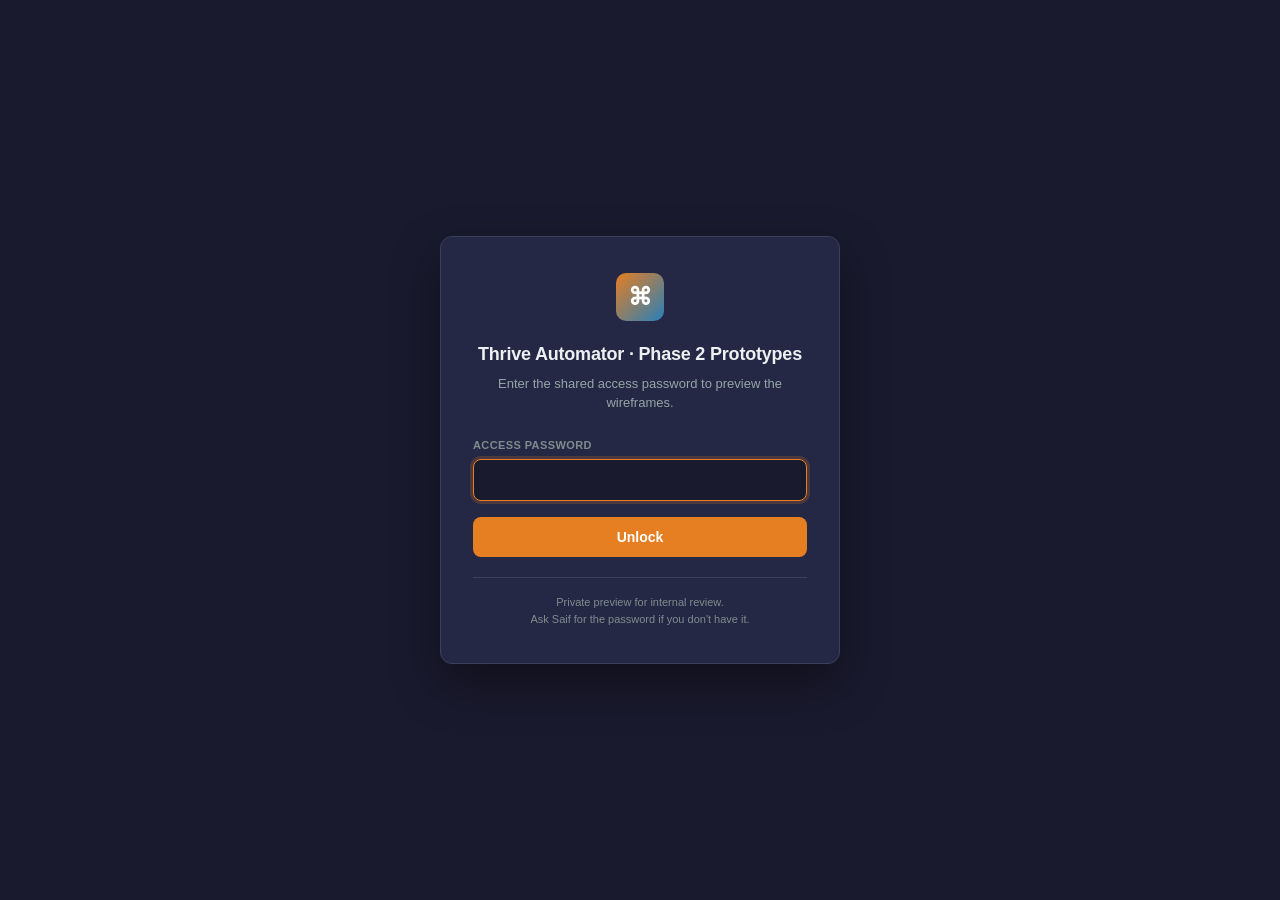
<file: incoming-webhooks.html>
<!DOCTYPE html>
<html lang="en">
<head>
  <meta charset="UTF-8">
  <meta name="viewport" content="width=device-width, initial-scale=1.0">
  <title>Apprentice — Incoming Webhooks</title>
  <script src="auth.js"></script>
  <link rel="stylesheet" href="incoming-webhooks.css">
</head>
<body>

  <!-- ====== Admin chrome (fake WordPress admin feel) ====== -->
  <header class="admin-bar">
    <div class="admin-bar__inner">
      <div class="admin-bar__brand">
        <span class="admin-bar__logo">⌘</span>
        <span>Thrive Apprentice</span>
      </div>
      <div class="admin-bar__user">
        <span class="admin-bar__hint">Interactive prototype — no data is saved</span>
        <button class="btn btn--ghost btn--sm" id="resetBtn" title="Start over">↻ Reset</button>
      </div>
    </div>
  </header>

  <main class="app">

    <div class="app__frame">

      <!-- ====== Breadcrumb (always visible) ====== -->
      <div class="crumb">
        <span class="crumb__item">Thrive Apprentice</span>
        <span class="crumb__sep">›</span>
        <span class="crumb__item">Settings</span>
        <span class="crumb__sep">›</span>
        <span class="crumb__item crumb__item--active" id="crumbActive">Incoming Webhooks</span>
      </div>

      <!-- ============================================= -->
      <!-- VIEW: EMPTY STATE                             -->
      <!-- ============================================= -->
      <section class="view view--active" data-view="empty">
        <div class="empty-state">
          <div class="empty-state__illustration">
            <svg viewBox="0 0 80 80" width="80" height="80" aria-hidden="true">
              <circle cx="40" cy="40" r="36" fill="#FFE8D6"/>
              <path d="M24 40h16l4-8 4 16 4-8h8" stroke="#E67E22" stroke-width="3" fill="none" stroke-linecap="round" stroke-linejoin="round"/>
              <circle cx="40" cy="40" r="36" fill="none" stroke="#E67E22" stroke-width="2" stroke-dasharray="4 4"/>
            </svg>
          </div>
          <h2 class="empty-state__title">No incoming webhooks yet</h2>
          <p class="empty-state__text">
            Automatically grant course access when customers buy through ThriveCart, Stripe, SamCart, or any other tool that sends webhooks.
          </p>
          <button class="btn btn--primary btn--large" data-action="create-webhook">
            <span class="btn__icon">+</span> Add Your First Webhook
          </button>

          <div class="use-cases">
            <h3 class="use-cases__title">Common Use Cases</h3>
            <ul class="use-cases__list">
              <li class="use-case">
                <span class="use-case__icon">🛒</span>
                <div>
                  <div class="use-case__label">ThriveCart / SamCart Purchase</div>
                  <div class="use-case__detail">→ Grant course access automatically</div>
                </div>
              </li>
              <li class="use-case">
                <span class="use-case__icon">💳</span>
                <div>
                  <div class="use-case__label">Stripe Subscription Active</div>
                  <div class="use-case__detail">→ Grant access while subscription is live</div>
                </div>
              </li>
              <li class="use-case">
                <span class="use-case__icon">❌</span>
                <div>
                  <div class="use-case__label">Stripe Subscription Canceled</div>
                  <div class="use-case__detail">→ Automatically revoke access</div>
                </div>
              </li>
              <li class="use-case">
                <span class="use-case__icon">👤</span>
                <div>
                  <div class="use-case__label">External CRM Contact Created</div>
                  <div class="use-case__detail">→ Create user and enroll in course</div>
                </div>
              </li>
            </ul>
          </div>

          <a href="#" class="link-arrow">View documentation →</a>
        </div>
      </section>

      <!-- ============================================= -->
      <!-- VIEW: LIST                                    -->
      <!-- ============================================= -->
      <section class="view" data-view="list">
        <div class="page-header">
          <div>
            <h1 class="page-title">Incoming Webhooks</h1>
            <p class="page-subtitle">Let external systems grant or revoke course access by sending a webhook to your site.</p>
          </div>
          <button class="btn btn--primary" data-action="create-webhook">
            <span class="btn__icon">+</span> Add Incoming Webhook
          </button>
        </div>
        <div class="webhook-list" id="webhookList"></div>
      </section>

      <!-- ============================================= -->
      <!-- VIEW: EDIT (3 tabs: Setup / Mapping / Logs)   -->
      <!-- ============================================= -->
      <section class="view" data-view="edit">
        <div class="edit-header">
          <a href="#" class="back-link" data-action="back-to-list">‹ Back to Incoming Webhooks</a>
        </div>

        <!-- Top header: breadcrumb already above; here we keep ONLY the
             enabled toggle on the right. The Name input has been moved
             into Setup Step 1 (the user fills it in there as part of the
             flow, rather than being asked for it before they know what
             they're configuring). -->
        <div class="edit-title-row edit-title-row--toggle-only">
          <div class="edit-title-row__heading">
            <h1 class="edit-title-row__title" id="editTitleDisplay">New Webhook</h1>
            <p class="edit-title-row__sub">Configure how this webhook should behave when a request arrives.</p>
          </div>
          <div class="edit-title-row__right">
            <label class="toggle">
              <input type="checkbox" id="webhookEnabled">
              <span class="toggle__track"><span class="toggle__thumb"></span></span>
              <span class="toggle__label" id="enabledLabel">Enabled</span>
            </label>
          </div>
        </div>

        <div class="tabs">
          <button class="tab tab--active" data-tab="setup">Setup</button>
          <button class="tab" data-tab="mapping">Field Mapping <span class="tab__badge" id="mappingBadge" hidden>!</span></button>
          <button class="tab" data-tab="logs">Logs <span class="tab__count" id="logCount" hidden>0</span></button>
        </div>

        <!-- ============================================= -->
        <!-- TAB: SETUP                                    -->
        <!-- 2 numbered steps:                             -->
        <!--   1. What should happen? (incl. Name input)   -->
        <!--   2. Webhook details:                         -->
        <!--        — Connection card (URL + secret)       -->
        <!--        — Advanced security disclosure         -->
        <!--        — Test it (Listen / Capture)           -->
        <!-- No Save button on this tab.                   -->
        <!-- ============================================= -->
        <div class="tab-panel tab-panel--active" data-panel="setup">

          <div class="setup-stepper">

            <!-- STEP 1 — What should happen? -->
            <!-- Has two views: an expanded edit view (form fields) and a
                 collapsed summary view (one-line readout + Edit). The
                 expanded view is shown by default for new webhooks; on
                 clicking "Next: Webhook details →", Step 1 collapses to
                 the summary and Step 2 reveals below. -->
            <section class="setup-step" data-step="1" id="setupStep1">

              <!-- Collapsed / summary view (hidden by default) -->
              <div class="setup-step__summary" id="setupStep1Summary" hidden>
                <span class="setup-step__num setup-step__num--done" aria-hidden="true">✓</span>
                <div class="setup-step__summary-text">
                  <h3 class="setup-step__summary-title">What should happen</h3>
                  <p class="setup-step__summary-line" id="setupStep1SummaryLine">—</p>
                </div>
                <button class="text-link text-link--primary" data-action="edit-step1">Edit</button>
              </div>

              <!-- Expanded / edit view -->
              <div class="setup-step__edit" id="setupStep1Edit">
                <span class="setup-step__num" aria-hidden="true">1</span>
                <div class="setup-step__content">
                  <!-- Top-right Done link — only visible when Step 2 is
                       already revealed (i.e. user clicked Edit on the
                       summary to revise Step 1). Click collapses Step 1
                       back to its success-message-only state. Hidden on
                       first-time setup since the Next button is what
                       advances the flow there. -->
                  <button class="setup-step__done-link" id="setupStep1DoneLink" data-action="collapse-step1" hidden>
                    Done
                  </button>
                  <h3 class="setup-step__title">What should happen?</h3>
                  <p class="setup-step__sub">Name this webhook, then pick the action and the product it applies to.</p>
                  <div class="setup-step__body">

                    <label class="field-label" for="webhookName">Webhook name</label>
                    <input type="text" class="input" id="webhookName" placeholder="e.g., ThriveCart — Photography Masterclass">

                    <label class="field-label field-label--spaced" for="actionType">Action</label>
                    <div class="select-wrap">
                      <select class="input input--select" id="actionType">
                        <option value="find_create_grant">Find or Create User, Then Grant Access</option>
                        <option value="grant">Grant Access (user must already exist)</option>
                        <option value="revoke">Revoke Access</option>
                      </select>
                    </div>

                    <label class="field-label field-label--spaced" for="productId">To this product</label>
                    <div class="select-wrap">
                      <select class="input input--select" id="productId">
                        <option value="">— Select a product —</option>
                        <option value="photo-master">Photography Masterclass</option>
                        <option value="photo-advanced">Advanced Photography</option>
                        <option value="portrait">Portrait Lighting</option>
                      </select>
                    </div>

                    <div class="checkbox-group" id="createUserWrap">
                      <label class="check">
                        <input type="checkbox" id="createUser" checked>
                        <span class="check__label">If user doesn't exist, create a new account</span>
                      </label>
                    </div>

                    <div class="nested-block" id="nestedBlock">
                      <label class="field-label">Default role for new users</label>
                      <div class="select-wrap">
                        <select class="input input--select input--sm">
                          <option>Subscriber</option>
                          <option>Customer</option>
                          <option>Student</option>
                        </select>
                      </div>
                      <label class="check">
                        <input type="checkbox" checked>
                        <span class="check__label">Send new account welcome email</span>
                      </label>
                    </div>

                    <!-- Step 1 footer: advance to Step 2 -->
                    <div class="setup-step__footer">
                      <button class="btn btn--primary" id="advanceStep1Btn" data-action="advance-to-step2">
                        Next: Webhook details →
                      </button>
                    </div>
                  </div>
                </div>
              </div>
            </section>

            <!-- STEP 2 — Webhook details (connection + security + test) -->
            <!-- Hidden by default for new webhooks; revealed when the user
                 clicks "Next: Webhook details →" on Step 1. For existing
                 webhooks (re-opening the editor on a saved webhook), Step 2
                 starts revealed and Step 1 starts in summary mode. -->
            <section class="setup-step" data-step="2" id="setupStep2" hidden>
              <span class="setup-step__num" aria-hidden="true">2</span>
              <div class="setup-step__content">
                <h3 class="setup-step__title">Webhook details</h3>
                <p class="setup-step__sub">Connect your external tool, then send a test request so we can capture the payload.</p>
                <div class="setup-step__body">

                  <!-- ─── Connection card ─── -->
                  <!-- Three copyable fields: URL (where to send), Header name
                       (which header to send the secret in), and Signing secret
                       (the value). Surfacing the header name here means users
                       don't have to open Advanced to learn what header to use. -->
                  <div class="connection-card">
                    <h4 class="connection-card__title">Connection details for your external tool</h4>

                    <label class="field-label" for="webhookUrl">Webhook URL</label>
                    <div class="input-group">
                      <input type="text" class="input input--url" id="webhookUrl" readonly>
                      <button class="btn btn--ghost btn--icon" data-action="copy-url">📋 Copy</button>
                    </div>

                    <label class="field-label field-label--spaced" for="webhookHeaderName">Header name</label>
                    <div class="input-group">
                      <input type="text" class="input input--mono" id="webhookHeaderName" readonly value="X-Webhook-Secret">
                      <button class="btn btn--ghost btn--icon" data-action="copy-header-name">📋 Copy</button>
                    </div>

                    <label class="field-label field-label--spaced" for="secretValue">Signing secret <span class="field-label__sub">(value for the header above)</span></label>
                    <div class="input-group">
                      <input type="password" class="input input--mono" id="secretValue" value="">
                      <button class="btn btn--ghost btn--icon" data-action="toggle-secret">👁 Reveal</button>
                      <button class="btn btn--ghost btn--icon" data-action="copy-secret">📋 Copy</button>
                      <button class="btn btn--ghost btn--icon" data-action="regen-secret" title="Generate a new secret">🔄 Regenerate</button>
                    </div>

                    <p class="connection-card__hint">
                      In your external tool: paste the <strong>URL</strong> into the webhook URL field, then add a custom header with the <strong>Header name</strong> and <strong>Signing secret</strong> above as the name/value pair.
                    </p>
                  </div>

                  <!-- ─── Advanced security disclosure ─── -->
                  <!-- Subtle, collapsed by default. Mirrors the "+ Add a delay" /
                       "+ Add a condition" pattern from form-thrive-action.html. -->
                  <div class="advanced-sec" id="advancedSec">

                    <!-- Collapsed -->
                    <div class="advanced-sec__collapsed" id="advancedSecCollapsed">
                      <button class="text-link text-link--primary" data-action="open-advanced-sec">
                        + Change security mode or rate limit
                      </button>
                      <span class="advanced-sec__hint">Shared Secret &amp; 60 rpm by default — fine for most users</span>
                    </div>

                    <!-- Expanded -->
                    <div class="advanced-sec__expanded" id="advancedSecExpanded" hidden>

                      <div class="advanced-sec__head">
                        <span class="advanced-sec__head-title">Advanced security</span>
                        <button class="text-link text-link--muted" data-action="close-advanced-sec">Hide advanced</button>
                      </div>

                      <h4 class="form-section__title">How should we verify incoming requests are legitimate?</h4>
                      <div class="radio-options">

                        <label class="radio-option">
                          <input type="radio" name="sec" value="none" class="radio">
                          <div class="radio-option__body">
                            <div class="radio-option__title">None</div>
                            <div class="radio-option__desc">Anyone with the URL can trigger this webhook.</div>
                            <div class="radio-option__warn">⚠ Only use for internal tools or low-risk actions.</div>
                          </div>
                        </label>

                        <label class="radio-option radio-option--selected">
                          <input type="radio" name="sec" value="shared" class="radio" checked>
                          <div class="radio-option__body">
                            <div class="radio-option__title">Shared Secret <span class="badge badge--recommended">Recommended</span></div>
                            <div class="radio-option__desc">Sender must include the matching secret in a header. Works with ThriveCart, SamCart, and most CRMs.</div>
                            <div class="radio-option__extras" data-sec-details="shared">
                              <label class="field-label">Header name</label>
                              <input type="text" class="input" id="secretHeaderName" value="X-Webhook-Secret">
                              <p class="field-hint">ⓘ The secret value itself is in the connection card above.</p>
                            </div>
                          </div>
                        </label>

                        <label class="radio-option">
                          <input type="radio" name="sec" value="hmac" class="radio">
                          <div class="radio-option__body">
                            <div class="radio-option__title">HMAC-SHA256 <span class="badge badge--pro">Advanced</span></div>
                            <div class="radio-option__desc">Payload is cryptographically signed. Recommended for Stripe, GitHub, and enterprise integrations.</div>
                          </div>
                        </label>

                      </div>

                      <hr class="advanced-sec__divider">

                      <h4 class="form-section__title">Rate limit</h4>
                      <div class="select-wrap select-wrap--sm">
                        <select class="input input--select" id="rateLimit">
                          <option>60 requests per minute (default)</option>
                          <option>120 requests per minute</option>
                          <option>300 requests per minute</option>
                          <option>Unlimited</option>
                        </select>
                      </div>
                      <p class="field-hint">Requests beyond this limit will receive HTTP 429 and be logged.</p>

                    </div>
                  </div>

                  <hr class="setup-step__divider">

                  <!-- ─── Test it ─── -->
                  <div class="test-section">
                    <h4 class="test-section__title">Send a test request</h4>
                    <p class="test-section__sub">We'll capture the data automatically so you can finish setup in one click.</p>

                    <div class="test-block test-block--inline" id="testBlock">

                      <!-- STATE A: Idle — ONE pulsing primary CTA + subtle text link -->
                      <div class="test-block__state" data-test-state="idle">
                        <button class="btn btn--primary btn--xl btn--pulse" data-action="start-listening">
                          🎧 Listen for Test Request
                        </button>
                        <button class="test-block__link" data-action="paste-sample">
                          Paste a sample payload instead
                        </button>
                      </div>

                      <!-- STATE B: Listening -->
                      <div class="test-block__state" data-test-state="listening" hidden>
                        <div class="listening-state">
                          <div class="listening-state__pulse">
                            <div class="pulse-ring"></div>
                            <div class="pulse-ring pulse-ring--2"></div>
                            <div class="pulse-ring pulse-ring--3"></div>
                            <div class="pulse-dot">🎧</div>
                          </div>
                          <h2 class="listening-state__title">Listening for incoming request…</h2>
                          <p class="listening-state__subtext">Trigger a test webhook from your external tool now.</p>
                          <div class="countdown">
                            Time remaining: <strong id="countdownValue">0:60</strong>
                          </div>
                          <div class="listening-state__actions">
                            <button class="btn btn--primary" data-action="simulate-payload" title="Demo: pretend a webhook arrived">⚡ Simulate Incoming (Demo)</button>
                            <button class="test-block__link" data-action="cancel-listening">Cancel</button>
                          </div>
                        </div>
                      </div>

                      <!-- STATE C: Captured — ONE pulsing primary CTA -->
                      <div class="test-block__state" data-test-state="captured" hidden>
                        <div class="captured-banner">
                          <div class="captured-banner__icon">✓</div>
                          <div class="captured-banner__text">
                            <strong>Payload captured!</strong>
                            <span>Received a test webhook from ThriveCart.</span>
                          </div>
                        </div>
                        <button class="btn btn--primary btn--xl btn--pulse" data-action="go-mapping">
                          Next: Review Fields →
                        </button>
                      </div>

                    </div>
                  </div>

                </div>
              </div>
            </section>

          </div>

          <!-- No Save button here. Captured banner's CTA progresses to Mapping;
               final Save lives on the Field Mapping tab. -->
        </div>

        <!-- ============================================= -->
        <!-- TAB: FIELD MAPPING                            -->
        <!-- This is now the LAST tab before save.         -->
        <!-- ============================================= -->
        <div class="tab-panel" data-panel="mapping">

          <div class="mapping-empty" id="mappingEmpty">
            <div class="mapping-empty__icon">📭</div>
            <h3>No payload captured yet</h3>
            <p>Go back to Setup and send a test webhook to your endpoint so we can help you map fields.</p>
            <button class="btn btn--primary" data-action="go-setup">← Back to Setup</button>
          </div>

          <div class="mapping-content" id="mappingContent" hidden>

            <!-- Email auto-detected banner (only shows if email was auto-matched) -->
            <div class="detect-banner" id="detectBanner" hidden>
              <div class="detect-banner__icon">✓</div>
              <div class="detect-banner__text">
                <strong>Detected email field</strong>
                <span>We'll use <code id="detectedEmailPath">customer.email</code> to identify users.</span>
              </div>
            </div>

            <!-- SMART MATCH VIEW (default) -->
            <div class="smart-match" id="smartMatchView">
              <div class="smart-match__header">
                <h3 class="smart-match__title">
                  <span id="smartMatchTitle">Auto-matched 3 fields from your payload</span>
                </h3>
                <button class="btn btn--ghost btn--sm" data-action="toggle-advanced">
                  ⚙ Advanced: Edit manually
                </button>
              </div>

              <div class="smart-fields" id="smartFields"></div>

              <div class="smart-match__more">
                <button class="smart-match__more-btn" data-action="toggle-more-fields" id="toggleMoreBtn">
                  <span id="toggleMoreLabel">+ Add more fields</span>
                  <span class="smart-match__more-count" id="toggleMoreCount"></span>
                </button>
                <div class="smart-fields smart-fields--extra" id="moreFields" hidden></div>
              </div>
            </div>

            <!-- ADVANCED / MANUAL VIEW -->
            <div class="mapping-advanced" id="advancedView" hidden>
              <div class="mapping-toolbar">
                <p class="mapping-intro">Click a payload field on the left, then click a target slot on the right to map it.</p>
                <button class="btn btn--ghost btn--sm" data-action="toggle-advanced">← Back to auto-match</button>
              </div>
              <div class="mapping-grid">
                <div class="mapping-col">
                  <div class="mapping-col__header">
                    <span class="mapping-col__title">Your Payload (ThriveCart)</span>
                    <span class="tag tag--green">Captured just now</span>
                  </div>
                  <div class="json-tree" id="jsonTree"></div>
                </div>
                <div class="mapping-col">
                  <div class="mapping-col__header">
                    <span class="mapping-col__title">Apprentice Fields</span>
                  </div>
                  <div id="fieldSlots"></div>
                </div>
              </div>
            </div>

            <!-- Final form actions: replay (left) + Save & Activate (right). -->
            <div class="form-actions">
              <button class="btn btn--ghost btn--sm" data-action="replay-payload">↻ Replay payload to test mapping</button>
              <button class="btn btn--primary btn--large" data-action="save-webhook" id="saveWebhookBtn">Save &amp; Activate Webhook</button>
            </div>
          </div>
        </div>

        <!-- ============================================= -->
        <!-- TAB: LOGS                                     -->
        <!-- ============================================= -->
        <div class="tab-panel" data-panel="logs">
          <div class="logs-toolbar">
            <div class="logs-toolbar__left">
              <div class="select-wrap select-wrap--sm">
                <select class="input input--select input--sm">
                  <option>All statuses</option>
                  <option>Successful only</option>
                  <option>Failed only</option>
                </select>
              </div>
              <div class="select-wrap select-wrap--sm">
                <select class="input input--select input--sm">
                  <option>Last 24 hours</option>
                  <option>Last 7 days</option>
                  <option>Last 30 days</option>
                </select>
              </div>
            </div>
            <div class="logs-toolbar__right">
              <span class="muted">Showing last 100 requests</span>
              <button class="btn btn--ghost btn--sm" data-action="simulate-log">⚡ Simulate Request</button>
            </div>
          </div>
          <div class="logs-list" id="logsList">
            <div class="logs-empty">
              <div class="logs-empty__icon">📊</div>
              <h3>No requests yet</h3>
              <p>Once your webhook starts receiving requests, they'll appear here.</p>
              <button class="btn btn--ghost" data-action="simulate-log">⚡ Simulate a test request</button>
            </div>
          </div>
        </div>

      </section>
    </div>

    <!-- ====== Delete confirmation modal ====== -->
    <div class="modal" id="deleteModal" hidden>
      <div class="modal__backdrop" data-action="close-modal"></div>
      <div class="modal__dialog">
        <h3 class="modal__title">Delete this webhook?</h3>
        <p class="modal__text">This will permanently delete <strong id="deleteModalName">the webhook</strong>. External tools sending to this URL will start receiving <code>404 Not Found</code>.</p>
        <div class="modal__actions">
          <button class="btn btn--ghost" data-action="close-modal">Keep webhook</button>
          <button class="btn btn--danger" data-action="confirm-delete">Delete webhook</button>
        </div>
      </div>
    </div>

    <!-- ====== Card action menu popover ====== -->
    <div class="popover" id="cardPopover" hidden>
      <button class="popover__item" data-action="popover-edit">✏️ Edit</button>
      <button class="popover__item" data-action="popover-toggle">⏸ Disable</button>
      <button class="popover__item" data-action="popover-copy">📋 Copy URL</button>
      <div class="popover__divider"></div>
      <button class="popover__item popover__item--danger" data-action="popover-delete">🗑 Delete</button>
    </div>

    <!-- ====== Toast container ====== -->
    <div class="toasts" id="toasts"></div>

    <!-- ====== Spotlight overlay for guide (matches form-thrive-action) ====== -->
    <div class="spotlight" id="spotlight" hidden aria-hidden="true">
      <div class="spotlight__hole" id="spotlightHole"></div>
    </div>

    <!-- ====== Guide overlay (first-time coach marks) ====== -->
    <div class="guide" id="guide" hidden>
      <div class="guide__content">
        <h4 class="guide__title" id="guideTitle">Step 1 of 5</h4>
        <p class="guide__text" id="guideText">Welcome! Click "Add Your First Webhook" to begin.</p>
        <div class="guide__progress" id="guideProgress" aria-hidden="true">
          <span class="guide__dot"></span>
          <span class="guide__dot"></span>
          <span class="guide__dot"></span>
          <span class="guide__dot"></span>
          <span class="guide__dot"></span>
        </div>
        <div class="guide__actions">
          <button class="btn btn--ghost btn--sm" data-action="guide-skip">Skip tour</button>
          <button class="btn btn--primary btn--sm" data-action="guide-next" id="guideNextBtn">Got it</button>
        </div>
      </div>
    </div>

  </main>

  <script src="incoming-webhooks.js"></script>
</body>
</html>
</file>
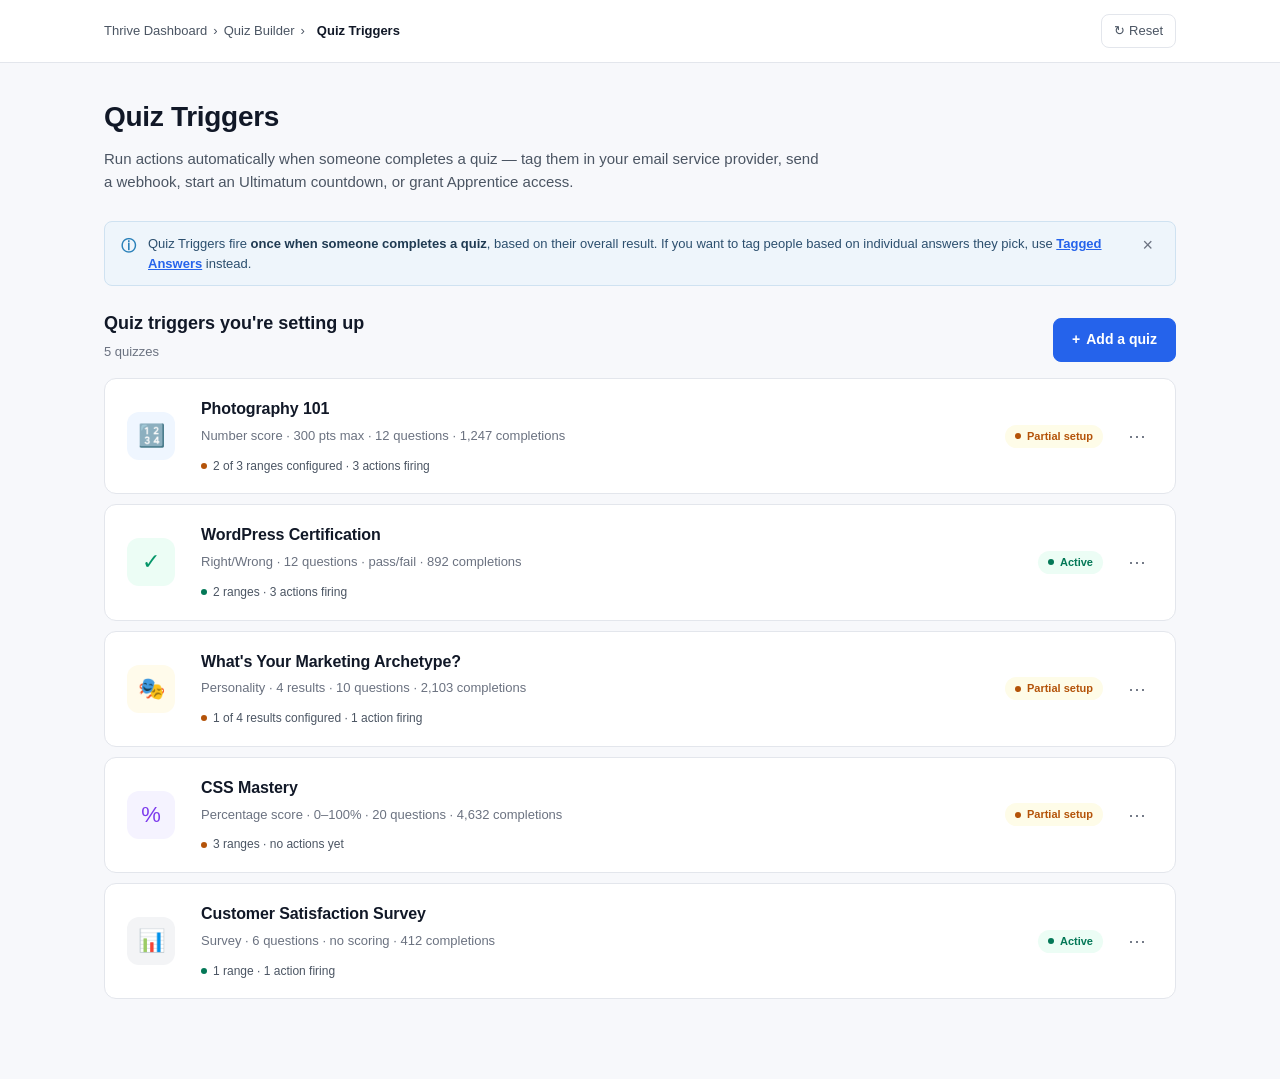
<file: quiz-result-actions.html>
<!DOCTYPE html>
<html lang="en">
<head>
<meta charset="UTF-8" />
<meta name="viewport" content="width=device-width,initial-scale=1.0" />
<title>Quiz Triggers — Phase 2 prototype</title>
<link rel="stylesheet" href="quiz-result-actions.css" />
</head>
<body data-theme="light">

<header class="app-chrome" role="banner">
  <div class="chrome-inner">
    <nav class="breadcrumb" aria-label="Breadcrumb">
      <a href="#" data-action="go-list">Thrive Dashboard</a>
      <span aria-hidden="true">›</span>
      <a href="#" data-action="go-list">Quiz Builder</a>
      <span aria-hidden="true">›</span>
      <span id="bcMidGroup">
        <button class="bc-quiz" id="bcQuizPicker" aria-haspopup="listbox" aria-expanded="false" hidden>
          <span id="bcQuizName">Photography 101</span>
          <span class="caret" aria-hidden="true">▾</span>
        </button>
        <span class="bc-sep" aria-hidden="true" hidden id="bcMidSep">›</span>
        <a href="#" hidden id="bcSettings">Settings</a>
        <span class="bc-sep" aria-hidden="true" hidden id="bcMidSep2">›</span>
      </span>
      <strong>Quiz Triggers</strong>
    </nav>
    <div class="chrome-tools">
      <button id="resetDemo" class="chrome-btn" title="Reset prototype state">↻ Reset</button>
    </div>
  </div>
</header>

<div id="quizPickerSheet" class="quiz-picker" role="dialog" aria-modal="true" aria-labelledby="qpTitle" hidden>
  <div class="qp-panel">
    <header class="qp-header">
      <h2 id="qpTitle">Pick a quiz to view</h2>
      <p class="qp-sub">Each quiz demonstrates a different quiz type and how the UI adapts.</p>
      <button class="qp-close" id="qpClose" aria-label="Close">×</button>
    </header>
    <ul class="qp-list" id="qpList" role="listbox" aria-label="Quizzes"></ul>
  </div>
  <div class="qp-scrim" id="qpScrim"></div>
</div>

<main class="surface" id="surface" data-view="landing">

  <!-- =================================================================
       VIEW 1 — Quiz list (the actual entry point)
  ================================================================== -->
  <section class="quiz-list-view" id="quizListView">
    <header class="list-view-header">
      <h1 class="page-title">Quiz Triggers</h1>
      <p class="page-subtitle">Run actions automatically when someone completes a quiz — tag them in your email service provider, send a webhook, start an Ultimatum countdown, or grant Apprentice access.</p>
    </header>

    <div class="banner-info" id="chooserBanner" role="note">
      <span class="banner-info__icon" aria-hidden="true">ⓘ</span>
      <p class="banner-info__text">Quiz Triggers fire <strong>once when someone completes a quiz</strong>, based on their overall result. If you want to tag people based on individual answers they pick, use <a href="#" data-action="open-tagged-answers">Tagged Answers</a> instead.</p>
      <button class="banner-info__close" data-action="dismiss-banner" aria-label="Dismiss">×</button>
    </div>

    <!-- EMPTY STATE — shown when no quizzes are on the dashboard yet -->
    <div class="dashboard-empty" id="dashboardEmpty" hidden>
      <div class="dashboard-empty__icon" aria-hidden="true">🎯</div>
      <h2 class="dashboard-empty__title">Let's set up your first Quiz Trigger</h2>
      <p class="dashboard-empty__sub">Pick a quiz below and we'll add it to your dashboard so you can configure what fires when someone completes it.</p>
      <div class="quiz-chooser__combo dashboard-empty__combo" id="quizComboBox">
        <span class="quiz-chooser__search-icon" aria-hidden="true">🔍</span>
        <input type="text" id="quizComboInput" placeholder="Start typing or click to browse all your quizzes…" autocomplete="off" role="combobox" aria-expanded="false" aria-controls="chooserResults" aria-autocomplete="list" />
        <button class="quiz-chooser__clear" id="quizComboClear" type="button" aria-label="Clear" hidden>×</button>
        <ul class="chooser-results" id="chooserResults" role="listbox" hidden></ul>
      </div>
    </div>

    <!-- POPULATED STATE — list of quizzes user is setting up -->
    <div class="dashboard-populated" id="dashboardPopulated" hidden>
      <div class="dashboard-head">
        <div class="dashboard-head__text">
          <h2 class="dashboard-head__title">Quiz triggers you're setting up</h2>
          <p class="dashboard-head__sub" id="dashboardHeadSub">3 quizzes</p>
        </div>
        <button class="btn btn--primary" id="addQuizBtn" data-action="toggle-add-picker">
          <span aria-hidden="true">+</span> Add a quiz
        </button>
      </div>

      <!-- Collapsible picker shown when user clicks "+ Add a quiz" -->
      <div class="add-picker" id="addPicker" hidden>
        <div class="add-picker__head">
          <span class="add-picker__icon" aria-hidden="true">🔍</span>
          <h3 class="add-picker__title">Pick a quiz to add</h3>
          <button class="add-picker__close" data-action="close-add-picker" aria-label="Close">×</button>
        </div>
        <div class="quiz-chooser__combo add-picker__combo" id="addQuizComboBox">
          <span class="quiz-chooser__search-icon" aria-hidden="true">🔍</span>
          <input type="text" id="addQuizComboInput" placeholder="Start typing or browse below…" autocomplete="off" role="combobox" aria-expanded="true" aria-controls="addQuizComboResults" aria-autocomplete="list" />
          <button class="quiz-chooser__clear" id="addQuizComboClear" type="button" aria-label="Clear" hidden>×</button>
          <ul class="chooser-results add-picker__results" id="addQuizComboResults" role="listbox" hidden></ul>
        </div>
      </div>

      <!-- Dashboard list of quizzes -->
      <ul class="dashboard-list" id="dashboardList"></ul>
    </div>
  </section>

  <!-- =================================================================
       VIEW 2 — Per-quiz Quiz Triggers setup (the existing UI)
  ================================================================== -->
  <div class="quiz-settings-view" id="quizSettingsView" hidden>

  <div class="quiz-back-row">
    <button class="text-link text-link--muted back-link" data-action="go-list">‹ Back to Quiz Triggers</button>
  </div>

  <section class="quiz-header" aria-labelledby="qhTitle">
    <div class="qh-row">
      <h1 id="qhTitle">Photography 101</h1>
      <div class="qh-chips">
        <span class="type-chip" id="typeChip">
          <span class="chip-icon" aria-hidden="true">🔢</span>
          <span class="chip-text">Number score</span>
        </span>
        <span class="status-pill" id="quizStatusPill" hidden></span>
      </div>
    </div>
    <p class="qh-readout" id="qhReadout">Total possible: 300 points · 12 questions</p>
  </section>

  <div class="banner banner--danger" id="disabledBanner" role="note" hidden>
    <span class="banner-body">
      <strong>Triggers for this quiz are turned off.</strong>
      New quiz completions won't fire any actions until you re-enable them.
    </span>
    <button class="btn btn--primary btn--sm" data-action="activate-from-banner">▶ Activate triggers</button>
  </div>

  <div class="banner" id="disambigBanner" role="note">
    <div class="banner-body">
      <strong>Quiz Triggers fire once when someone completes the quiz</strong>, based on their overall result.
      <br />
      To tag users based on individual answers they picked, use
      <a href="#" data-action="open-tagged-answers">Tagged Answers</a>.
    </div>
    <button class="banner-close" data-action="dismiss-banner" aria-label="Dismiss">×</button>
  </div>

  <section class="landing" id="landingView">

    <div class="layout layout-score" data-layout="score" hidden>
      <div class="score-map" aria-label="Score map showing your ranges across the quiz's total range">
        <div class="map-axis">
          <span class="map-axis-start" id="mapAxisStart">0</span>
          <span class="map-axis-end" id="mapAxisEnd">300</span>
        </div>
        <div class="map-track" id="mapTrack"></div>
        <div class="map-legend">
          <span class="legend-item"><span class="legend-swatch"></span> Range</span>
          <span class="legend-item"><span class="legend-swatch legend-swatch-gap"></span> Gap (no actions)</span>
        </div>
      </div>

      <div class="list-header">
        <h2 class="list-title">Score ranges</h2>
        <button class="btn-primary" id="addRangeBtn">+ Add range</button>
      </div>

      <div class="empty-starter" id="emptyStarter" hidden>
        <p class="empty-title">No ranges yet — pick a starting point.</p>
        <div class="starter-grid">
          <button class="starter-card" data-starter="passfail">
            <span class="starter-icon" aria-hidden="true">✓✗</span>
            <span class="starter-name">Pass / Fail</span>
            <span class="starter-desc">A single threshold splits scorers into two buckets.</span>
          </button>
          <button class="starter-card" data-starter="three-tier">
            <span class="starter-icon" aria-hidden="true">▮▮▮</span>
            <span class="starter-name">3-tier</span>
            <span class="starter-desc">Low / Mid / High evenly across the quiz's range.</span>
          </button>
          <button class="starter-card" data-starter="blank">
            <span class="starter-icon" aria-hidden="true">＋</span>
            <span class="starter-name">Start blank</span>
            <span class="starter-desc">Define your own ranges from scratch.</span>
          </button>
        </div>
      </div>

      <ul class="bucket-list" id="bucketListScore"></ul>
    </div>

    <div class="layout layout-rightwrong" data-layout="rightwrong" hidden>
      <div class="pass-rule-chip" id="passRuleChip">
        <span class="prc-icon" aria-hidden="true">ℹ</span>
        <span id="passRuleText">This quiz passes when all questions are correct.</span>
      </div>
      <ul class="bucket-list bucket-list-fixed" id="bucketListRightWrong"></ul>
    </div>

    <div class="layout layout-personality" data-layout="personality" hidden>
      <div class="list-header">
        <h2 class="list-title">Personality results</h2>
        <span class="muted-hint">Result labels are set in <a href="#" data-action="open-quiz-builder">the quiz builder</a>. Edit them there.</span>
      </div>
      <ul class="bucket-list" id="bucketListPersonality"></ul>
    </div>

    <div class="layout layout-survey" data-layout="survey" hidden>
      <div class="pass-rule-chip" id="surveyRuleChip">
        <span class="prc-icon" aria-hidden="true">ℹ</span>
        <span>Survey related triggers fire for every user who completes the survey, regardless of which answer they picked.</span>
      </div>
      <ul class="bucket-list bucket-list-fixed" id="bucketListSurvey"></ul>
    </div>

  </section>

  <section class="action-flow" id="actionFlowView" hidden>
    <div class="edit-header">
      <button class="text-link text-link--muted back-link" data-action="back-to-landing">‹ Back to ranges</button>
    </div>

    <div class="edit-title-row">
      <div class="edit-title-row__heading">
        <h1 class="edit-title-row__title" id="editTitle">New action</h1>
        <p class="edit-title-row__sub" id="editSub">Configure what happens when a user's quiz result lands in this range.</p>
      </div>
    </div>

    <div class="stage stage-picker" data-stage="picker">
      <div class="trigger-context" id="pickerContext">
        <span class="trigger-context__icon" aria-hidden="true">🎯</span>
        <span class="trigger-context__text" id="pickerContextText">On <strong>quiz completion</strong></span>
      </div>
      <section class="step">
        <div class="step__head">
          <span class="step__num">1</span>
          <div class="step__head-text">
            <h3 class="step__title">Pick the action</h3>
            <p class="step__sub">Choose what should happen when someone lands in this range.</p>
          </div>
        </div>
        <div class="step__body">
          <p class="picker__filter-note" id="pickerHelp" hidden></p>
          <div class="picker__list" id="actionPickerGrid"></div>
        </div>
      </section>
      <section class="step step--upcoming" aria-hidden="true">
        <div class="step__head">
          <span class="step__num step__num--upcoming">2</span>
          <div class="step__head-text">
            <h3 class="step__title">Configure</h3>
            <p class="step__sub">Fill in the action-specific fields (and optional Timing or Condition).</p>
          </div>
        </div>
      </section>
    </div>

    <div class="stage stage-subop" data-stage="subop" hidden>
      <div class="subop">
        <div class="subop__back">
          <button class="text-link subop__back-link" data-action="change-action">
            <span aria-hidden="true">←</span> Back to actions
          </button>
        </div>
        <div class="subop__header">
          <span class="subop__header-icon subop__header-icon--ultimatum" aria-hidden="true">⏱</span>
          <div class="subop__header-body">
            <h3 class="subop__header-name">Ultimatum Campaign</h3>
            <p class="subop__header-sub">Start or stop a countdown for this user when they land in this range.</p>
          </div>
        </div>
        <div class="subop__list">
          <button class="subop-card subop-card--ultimatum" data-subop="start">
            <span class="subop-card__icon" aria-hidden="true">▶</span>
            <span class="subop-card__body">
              <div class="subop-card__name">Start campaign</div>
              <div class="subop-card__desc">Begin an Ultimatum countdown for this user.</div>
            </span>
            <span class="subop-card__chevron" aria-hidden="true">›</span>
          </button>
          <button class="subop-card subop-card--ultimatum" data-subop="stop">
            <span class="subop-card__icon" aria-hidden="true">■</span>
            <span class="subop-card__body">
              <div class="subop-card__name">Stop campaign</div>
              <div class="subop-card__desc">End an in-progress countdown for this user.</div>
            </span>
            <span class="subop-card__chevron" aria-hidden="true">›</span>
          </button>
        </div>
      </div>
    </div>

    <div class="stage stage-configure" data-stage="configure" hidden>
      <div class="configure">

        <div class="trigger-context" id="triggerContext">
          <span class="trigger-context__icon" aria-hidden="true">🎯</span>
          <span class="trigger-context__text" id="triggerContextText">On <strong>quiz completion</strong> · <strong>Photography 101</strong> · Range <strong>Beginner (0–80 pts)</strong></span>
        </div>

        <div class="action-pill" id="actionPill">
          <span class="action-pill__icon action-pill__icon--esp" id="actionPillIcon" aria-hidden="true">📩</span>
          <div class="action-pill__body">
            <div class="action-pill__name" id="actionPillName">Email tag</div>
            <div class="action-pill__desc" id="actionPillDesc">Apply tags in your connected email service provider.</div>
          </div>
          <button class="text-link" data-action="change-action">Change</button>
        </div>

        <div class="configure__section" id="configureBody"></div>

        <div class="timing" id="timingBlock">
          <div class="timing__collapsed" id="timingCollapsed">
            <button class="text-link text-link--primary" data-action="add-delay">+ Add a delay</button>
            <span class="timing__hint">fires immediately by default</span>
          </div>
          <div class="timing__expanded" id="timingExpanded" hidden>
            <div class="timing__label">When should this fire?</div>
            <div class="timing__row">
              <span class="timing__kw">FIRE</span>
              <input type="number" class="input input--sm timing__num" id="timingValue" min="1" value="1" aria-label="Delay amount">
              <div class="select-wrap">
                <select class="input input--select input--sm" id="timingUnit" aria-label="Delay unit">
                  <option value="minutes">minutes</option>
                  <option value="hours">hours</option>
                  <option value="days" selected>days</option>
                  <option value="weeks">weeks</option>
                  <option value="months">months</option>
                </select>
              </div>
              <span class="timing__suffix">after quiz completion</span>
            </div>
            <button class="text-link text-link--muted" data-action="remove-delay">Remove delay</button>
          </div>
        </div>

        <div class="condition" id="conditionBlock">
          <div class="condition__collapsed" id="conditionCollapsed">
            <button class="text-link text-link--primary" data-action="add-condition">+ Add a condition</button>
            <span class="condition__hint">always runs by default — add a rule to filter by a field value</span>
          </div>
          <div class="condition__expanded" id="conditionExpanded" hidden>
            <div class="condition__label">Only fire this action if…</div>
            <div class="condition__row">
              <span class="condition__kw">IF</span>
              <div class="select-wrap">
                <select class="input input--select input--sm" id="conditionField">
                  <option>email</option>
                  <option>name</option>
                  <option>result</option>
                  <option>bucket_label</option>
                </select>
              </div>
              <div class="select-wrap">
                <select class="input input--select input--sm" id="conditionOp">
                  <option value="equals">equals</option>
                  <option value="not_equals">does not equal</option>
                  <option value="contains">contains</option>
                </select>
              </div>
              <input type="text" class="input input--sm" id="conditionValue" placeholder="value" />
            </div>
            <div class="condition__then">
              <span class="condition__kw">THEN</span>
              <span class="condition__then-text">fire the action</span>
            </div>
            <button class="text-link text-link--muted" data-action="remove-condition">Remove condition</button>
          </div>
        </div>

        <div class="configure__cta">
          <button class="btn btn--primary btn--xl" id="saveActionBtn">Save &amp; Activate</button>
          <button class="text-link text-link--muted" data-action="back-to-landing">Cancel</button>
        </div>

      </div>
    </div>

  </section>

  </div><!-- /quizSettingsView -->

</main>

<div class="toast-rail" id="toastRail" aria-live="polite" aria-atomic="false"></div>

<!-- Dashboard card popover — items rendered by JS based on each quiz's state -->
<div class="popover" id="cardPopover" hidden></div>

<div class="modal" id="confirmModal" role="dialog" aria-modal="true" aria-labelledby="confirmTitle" hidden>
  <div class="modal-panel">
    <h2 id="confirmTitle">Remove this action?</h2>
    <p id="confirmBody">It will stop firing on new quiz completions. You can re-add it later.</p>
    <footer class="modal-footer">
      <button class="btn-ghost" data-action="cancel-confirm">Keep action</button>
      <button class="btn-danger" id="confirmRemoveBtn">Remove action</button>
    </footer>
  </div>
  <div class="modal-scrim" data-action="cancel-confirm"></div>
</div>

<script src="quiz-result-actions.js"></script>
</body>
</html>
</file>
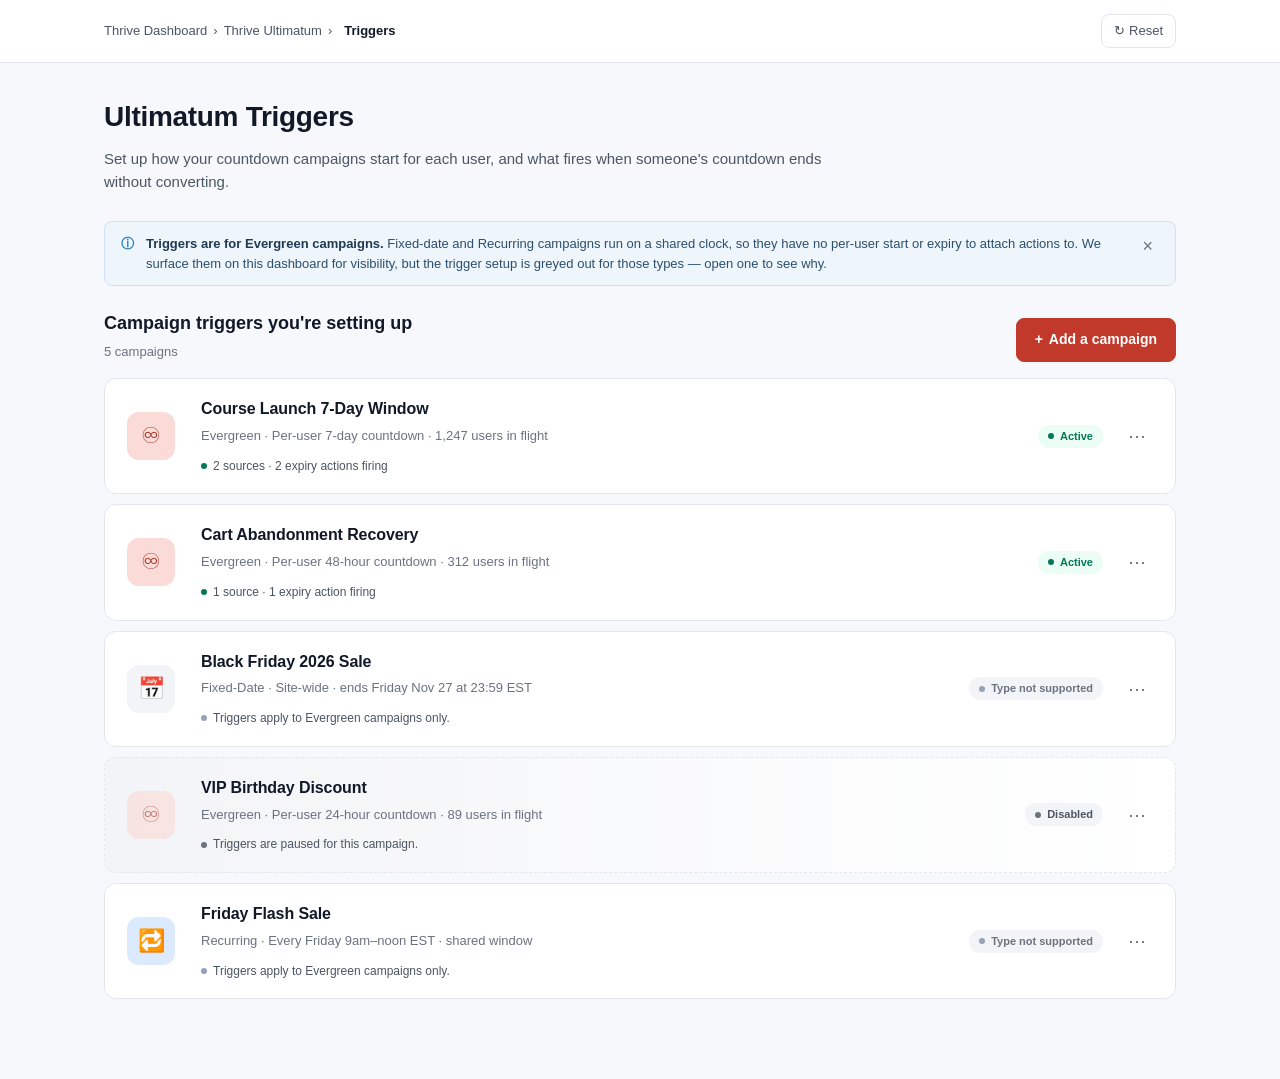
<file: ultimatum-lifecycle.html>
<!DOCTYPE html>
<html lang="en">
<head>
<meta charset="UTF-8" />
<meta name="viewport" content="width=device-width,initial-scale=1.0" />
<title>Ultimatum Triggers — Phase 2 prototype</title>
<link rel="stylesheet" href="ultimatum-lifecycle.css" />
</head>
<body>

<header class="app-chrome" role="banner">
  <div class="chrome-inner">
    <nav class="breadcrumb" aria-label="Breadcrumb">
      <a href="#" data-action="go-list">Thrive Dashboard</a>
      <span aria-hidden="true">›</span>
      <a href="#" data-action="go-list">Thrive Ultimatum</a>
      <span aria-hidden="true">›</span>
      <span id="bcMidGroup">
        <span class="bc-name" id="bcCampaignName" hidden></span>
        <span class="bc-sep" aria-hidden="true" id="bcMidSep" hidden>›</span>
      </span>
      <strong>Triggers</strong>
    </nav>
    <div class="chrome-tools">
      <button id="resetDemo" class="chrome-btn" title="Reset prototype state">↻ Reset</button>
    </div>
  </div>
</header>

<main class="surface" id="surface">

  <!-- =================================================================
       VIEW 1 — Campaigns dashboard
  ================================================================== -->
  <section id="dashboardView" class="view">
    <header class="page-header">
      <h1 class="page-title">Ultimatum Triggers</h1>
      <p class="page-subtitle">Set up how your countdown campaigns start for each user, and what fires when someone's countdown ends without converting.</p>
    </header>

    <div class="banner banner-info" id="evergreenBanner" role="note">
      <span class="banner-icon" aria-hidden="true">ⓘ</span>
      <p class="banner-text"><strong>Triggers are for Evergreen campaigns.</strong> Fixed-date and Recurring campaigns run on a shared clock, so they have no per-user start or expiry to attach actions to. We surface them on this dashboard for visibility, but the trigger setup is greyed out for those types — open one to see why.</p>
      <button class="banner-close" data-action="dismiss-banner" aria-label="Dismiss">×</button>
    </div>

    <!-- Empty state -->
    <div class="dashboard-empty" id="dashboardEmpty" hidden>
      <div class="dashboard-empty__icon" aria-hidden="true">⏱</div>
      <h2 class="dashboard-empty__title">Let's set up your first campaign trigger</h2>
      <p class="dashboard-empty__sub">Pick an Ultimatum campaign below to start configuring how it triggers and what fires when a user's countdown ends.</p>
      <div class="combo" id="emptyCombo">
        <span class="combo-icon" aria-hidden="true">🔍</span>
        <input type="text" id="emptyComboInput" placeholder="Start typing the campaign name, or click to browse…" autocomplete="off" />
        <ul class="combo-results" id="emptyComboResults" hidden></ul>
      </div>
    </div>

    <!-- Populated state -->
    <div class="dashboard-populated" id="dashboardPopulated" hidden>
      <div class="dashboard-head">
        <div class="dashboard-head__text">
          <h2 class="dashboard-head__title">Campaign triggers you're setting up</h2>
          <p class="dashboard-head__sub" id="dashboardHeadSub">0 campaigns</p>
        </div>
        <button class="btn btn--primary" id="addCampaignBtn" data-action="toggle-add-picker">
          <span aria-hidden="true">+</span> Add a campaign
        </button>
      </div>

      <!-- Inline add-picker (collapsible) -->
      <div class="add-picker" id="addPicker" hidden>
        <div class="add-picker__head">
          <span class="add-picker__icon" aria-hidden="true">🔍</span>
          <h3 class="add-picker__title">Pick a campaign to add</h3>
          <button class="add-picker__close" data-action="close-add-picker" aria-label="Close">×</button>
        </div>
        <div class="combo" id="addCombo">
          <span class="combo-icon" aria-hidden="true">🔍</span>
          <input type="text" id="addComboInput" placeholder="Start typing the campaign name…" autocomplete="off" />
          <ul class="combo-results" id="addComboResults" hidden></ul>
        </div>
      </div>

      <ul class="dashboard-list" id="dashboardList"></ul>
    </div>
  </section>

  <!-- =================================================================
       VIEW 2 — Per-campaign view
  ================================================================== -->
  <section id="campaignView" class="view" hidden>
    <div class="back-row">
      <button class="text-link text-link--muted" data-action="go-list">‹ Back to Ultimatum Triggers</button>
    </div>

    <header class="campaign-header" aria-labelledby="cmpTitle">
      <div class="cmp-row">
        <h1 id="cmpTitle" class="cmp-title">Campaign name</h1>
        <div class="cmp-chips">
          <span class="type-chip" id="cmpTypeChip">
            <span class="chip-icon" aria-hidden="true">♾</span>
            <span class="chip-text">Evergreen</span>
          </span>
          <span class="status-pill" id="cmpStatusPill" hidden></span>
        </div>
      </div>
      <p class="cmp-readout" id="cmpReadout">Per-user 72-hour countdown · 1,247 users in flight</p>
    </header>

    <!-- Banner shown only when the campaign's triggers are disabled (per-quiz pattern) -->
    <div class="banner banner-danger" id="disabledBanner" role="note" hidden>
      <span class="banner-body">
        <strong>Triggers are paused for this campaign.</strong>
        The countdown still runs normally for users — but no actions fire on expiry, and the incoming webhook stops accepting new starts.
      </span>
      <button class="btn btn--primary btn--sm" data-action="activate-from-banner">▶ Activate triggers</button>
    </div>

    <!-- Non-Evergreen explainer card -->
    <div id="nonEvergreenExplainer" class="explainer-card" hidden>
      <div class="explainer-icon" aria-hidden="true">📅</div>
      <h2 class="explainer-title">Triggers are for Evergreen campaigns only</h2>
      <p class="explainer-body" id="nonEvergreenWhy">This campaign runs on a shared clock — when the deadline arrives, it arrives for everyone simultaneously. There's no per-user start moment to wire a trigger source to, and no per-user expiry moment to fire actions on.</p>
      <p class="explainer-body">If you need follow-up actions when this campaign ends, segment non-buyers in your email marketing tool — it's the natural home for "people who saw this and didn't buy" workflows.</p>
      <div class="explainer-meta">
        <strong>Want to use Triggers with this campaign?</strong> Switch its type to <em>Evergreen</em> in Campaign Settings. That gives each user their own personal countdown, which Triggers can attach to.
      </div>
    </div>

    <!-- Evergreen body — Trigger Sources + Expiry Actions -->
    <div id="evergreenBody" hidden>

      <!-- ── Section A: Trigger Sources ── -->
      <section class="cmp-section">
        <div class="cmp-section__head">
          <div class="cmp-section__text">
            <h2 class="cmp-section__title">Trigger Sources</h2>
            <p class="cmp-section__sub">What event starts this campaign for a user. The default is their first visit to the offer page — add more sources to start the countdown from external systems.</p>
          </div>
        </div>
        <ul class="source-list" id="sourceList"></ul>
        <button class="add-btn" data-action="add-source">+ Add a trigger source</button>
      </section>

      <!-- ── Section B: Expiry Actions ── -->
      <section class="cmp-section">
        <div class="cmp-section__head">
          <div class="cmp-section__text">
            <h2 class="cmp-section__title">Expiry Actions</h2>
            <p class="cmp-section__sub">What fires when a user's countdown ends without them converting. Useful for follow-up tagging and winback nurture sequences.</p>
          </div>
        </div>
        <ul class="action-list" id="actionList"></ul>
        <button class="add-btn" data-action="add-action">+ Add an expiry action</button>
      </section>

    </div>
  </section>

  <!-- =================================================================
       VIEW 3 — Action flow (Add / edit an Expiry Action)
  ================================================================== -->
  <section id="actionFlowView" class="view" hidden>
    <div class="back-row">
      <button class="text-link text-link--muted" data-action="back-to-campaign">‹ Back to campaign</button>
    </div>

    <div class="edit-title-row">
      <h1 class="edit-title-row__title" id="actionEditTitle">New expiry action</h1>
      <p class="edit-title-row__sub">Fire this when a user's countdown ends without converting.</p>
    </div>

    <!-- Stage 1: pick action -->
    <div class="stage stage-picker" data-stage="picker">
      <div class="trigger-context" id="actionContext">
        <span class="trigger-context__icon" aria-hidden="true">🎯</span>
        <span class="trigger-context__text" id="actionContextText">On <strong>campaign expiry without conversion</strong></span>
      </div>

      <section class="step">
        <div class="step__head">
          <span class="step__num">1</span>
          <div class="step__head-text">
            <h3 class="step__title">Pick the action</h3>
            <p class="step__sub">Two action types are available on expiry. Ultimatum-start would loop, and Apprentice grant is rare for this context — so we keep this surface tight.</p>
          </div>
        </div>
        <div class="step__body">
          <div class="picker__list" id="actionPicker"></div>
        </div>
      </section>

      <section class="step step--upcoming" aria-hidden="true">
        <div class="step__head">
          <span class="step__num step__num--upcoming">2</span>
          <div class="step__head-text">
            <h3 class="step__title">Configure</h3>
            <p class="step__sub">Fill in the action-specific fields (and optional Timing + Condition).</p>
          </div>
        </div>
      </section>
    </div>

    <!-- Stage 2: configure -->
    <div class="stage stage-configure" data-stage="configure" hidden>
      <div class="trigger-context">
        <span class="trigger-context__icon" aria-hidden="true">🎯</span>
        <span class="trigger-context__text" id="configContextText">On <strong>campaign expiry without conversion</strong></span>
      </div>

      <div class="action-pill" id="actionPill">
        <span class="action-pill__icon action-pill__icon--esp" id="actionPillIcon" aria-hidden="true">📩</span>
        <div class="action-pill__body">
          <div class="action-pill__name" id="actionPillName">Email tag</div>
          <div class="action-pill__desc" id="actionPillDesc">Tag the user in your email tool.</div>
        </div>
        <button class="text-link" data-action="change-action">Change</button>
      </div>

      <div class="configure__section" id="configureBody"></div>

      <div class="optional-block" id="timingBlock">
        <div class="optional-block__collapsed" id="timingCollapsed">
          <button class="text-link text-link--primary" data-action="add-delay">+ Add a delay</button>
          <span class="optional-block__hint">fires immediately by default</span>
        </div>
        <div class="optional-block__expanded" id="timingExpanded" hidden>
          <div class="optional-block__label">When should this fire?</div>
          <div class="optional-block__row">
            <span class="kw">FIRE</span>
            <input type="number" class="input input--sm" id="timingValue" min="1" value="1" />
            <select class="input input--sm" id="timingUnit">
              <option value="minutes">minutes</option>
              <option value="hours">hours</option>
              <option value="days" selected>days</option>
              <option value="weeks">weeks</option>
            </select>
            <span class="kw-trail">after the countdown expires</span>
          </div>
          <button class="text-link text-link--muted" data-action="remove-delay">Remove delay</button>
        </div>
      </div>

      <div class="optional-block" id="conditionBlock">
        <div class="optional-block__collapsed" id="conditionCollapsed">
          <button class="text-link text-link--primary" data-action="add-condition">+ Add a condition</button>
          <span class="optional-block__hint">always runs by default</span>
        </div>
        <div class="optional-block__expanded" id="conditionExpanded" hidden>
          <div class="optional-block__label">Only fire if…</div>
          <div class="optional-block__row">
            <span class="kw">IF</span>
            <select class="input input--sm" id="conditionField">
              <option>email</option>
              <option>user_id</option>
              <option>campaign_id</option>
            </select>
            <select class="input input--sm" id="conditionOp">
              <option value="equals">equals</option>
              <option value="not_equals">does not equal</option>
              <option value="contains">contains</option>
            </select>
            <input type="text" class="input input--sm" id="conditionValue" placeholder="value" />
          </div>
          <button class="text-link text-link--muted" data-action="remove-condition">Remove condition</button>
        </div>
      </div>

      <div class="cta-row">
        <button class="btn btn--primary btn--xl" id="saveActionBtn">Save &amp; Activate</button>
        <button class="text-link text-link--muted" data-action="back-to-campaign">Cancel</button>
      </div>
    </div>
  </section>

  <!-- =================================================================
       VIEW 4 — Trigger Source flow (Add / edit)
  ================================================================== -->
  <section id="sourceFlowView" class="view" hidden>
    <div class="back-row">
      <button class="text-link text-link--muted" data-action="back-to-campaign">‹ Back to campaign</button>
    </div>

    <div class="edit-title-row">
      <h1 class="edit-title-row__title" id="sourceEditTitle">Add a trigger source</h1>
      <p class="edit-title-row__sub">What event should start this campaign's countdown for a user?</p>
    </div>

    <div class="picker__list" id="sourcePicker"></div>

    <div class="stage stage-configure" data-stage="source-configure" hidden id="sourceConfigStage">
      <div class="action-pill" id="sourcePill">
        <span class="action-pill__icon action-pill__icon--webhook" id="sourcePillIcon" aria-hidden="true">🔌</span>
        <div class="action-pill__body">
          <div class="action-pill__name" id="sourcePillName">Incoming Webhook</div>
          <div class="action-pill__desc" id="sourcePillDesc">An external system POSTs to a per-campaign URL to start the countdown for a user.</div>
        </div>
        <button class="text-link" data-action="change-source">Change</button>
      </div>

      <div class="configure__section" id="sourceConfigBody"></div>

      <div class="cta-row">
        <button class="btn btn--primary btn--xl" id="saveSourceBtn">Save &amp; Activate</button>
        <button class="text-link text-link--muted" data-action="back-to-campaign">Cancel</button>
      </div>
    </div>
  </section>

</main>

<div class="toast-rail" id="toastRail" aria-live="polite" aria-atomic="false"></div>

<div class="popover" id="cardPopover" hidden></div>

<div class="modal" id="confirmModal" role="dialog" aria-modal="true" hidden>
  <div class="modal-panel">
    <h2 id="confirmTitle">Remove this?</h2>
    <p id="confirmBody">It will stop firing. You can undo this for 5 seconds.</p>
    <footer class="modal-footer">
      <button class="btn btn--ghost" data-action="cancel-confirm">Keep it</button>
      <button class="btn btn--danger" id="confirmRemoveBtn">Remove</button>
    </footer>
  </div>
  <div class="modal-scrim" data-action="cancel-confirm"></div>
</div>

<script src="ultimatum-lifecycle.js"></script>
</body>
</html>
</file>
<file: apprentice-triggers.css>
/* ==========================================================
   Apprentice — Triggers — Interactive Styles
   Sibling of incoming-webhooks.css and form-thrive-action.css.
   Apprentice palette (orange brand). Reuses ~80% of the two
   sibling stylesheets — admin bar, breadcrumb, list cards,
   toast / modal / drawer / popover, picker rows, sub-op cards,
   action pill, timing/condition blocks, and spotlight tour.
   ========================================================== */

:root {
  /* Palette — Apprentice (orange brand) */
  --bg-page: #f4f6f9;
  --bg-card: #ffffff;
  --bg-subtle: #f9fafb;
  --bg-code: #1a1a2e;

  --border: #e1e4e8;
  --border-strong: #cfd8dc;

  --text: #2c3e50;
  --text-muted: #7f8c8d;
  --text-light: #95a5a6;

  /* Brand = Apprentice orange */
  --brand: #e67e22;
  --brand-dark: #d35400;
  --brand-light: #ffe8d6;
  --brand-soft: #fff5ec;

  /* Per-action accent palette (for action picker icons) */
  --esp: #2980b9;
  --esp-light: #d6eaf8;
  --webhook: #34495e;
  --webhook-light: #d5dbdb;
  --ultimatum: #c0392b;
  --ultimatum-light: #fadbd8;
  --grant: #e67e22;
  --grant-light: #ffe8d6;

  --success: #27ae60;
  --success-light: #d4efdf;
  --danger: #e74c3c;
  --danger-light: #fadbd8;
  --warn: #f39c12;
  --warn-light: #fef3d4;

  --radius: 8px;
  --radius-lg: 12px;
  --shadow-sm: 0 1px 2px rgba(0,0,0,.04);
  --shadow: 0 2px 8px rgba(0,0,0,.06);
  --shadow-lg: 0 8px 24px rgba(0,0,0,.08);
  --shadow-xl: 0 20px 48px rgba(0,0,0,.15);

  --container: 960px;
}

* { box-sizing: border-box; }

html, body {
  margin: 0;
  padding: 0;
  font-family: -apple-system, BlinkMacSystemFont, "Segoe UI", Roboto, "Helvetica Neue", Arial, sans-serif;
  font-size: 14px;
  line-height: 1.5;
  color: var(--text);
  background: var(--bg-page);
  -webkit-font-smoothing: antialiased;
  min-height: 100vh;
}

button { font-family: inherit; }

/* ====== Admin bar ====== */
.admin-bar {
  position: sticky;
  top: 0;
  z-index: 50;
  background: var(--bg-code);
  color: #fff;
  padding: 12px 0;
  box-shadow: var(--shadow);
}
.admin-bar__inner {
  max-width: var(--container);
  margin: 0 auto;
  padding: 0 24px;
  display: flex;
  align-items: center;
  justify-content: space-between;
  gap: 16px;
}
.admin-bar__brand {
  display: flex;
  align-items: center;
  gap: 10px;
  font-weight: 600;
  font-size: 14px;
}
.admin-bar__logo {
  width: 28px;
  height: 28px;
  background: var(--brand);
  border-radius: 6px;
  display: inline-flex;
  align-items: center;
  justify-content: center;
}
.admin-bar__user {
  display: flex;
  align-items: center;
  gap: 14px;
}
.admin-bar__hint {
  font-size: 12px;
  color: #bdc3c7;
}
.admin-bar .btn--ghost {
  background: rgba(255,255,255,.08);
  border-color: transparent;
  color: #fff;
}
.admin-bar .btn--ghost:hover {
  background: rgba(255,255,255,.15);
}

/* ====== Main app ====== */
.app {
  max-width: var(--container);
  margin: 0 auto;
  padding: 32px 24px 80px;
}
.app__frame {
  background: var(--bg-card);
  border-radius: var(--radius-lg);
  border: 1px solid var(--border);
  padding: 28px 36px 36px;
  box-shadow: var(--shadow);
  min-height: 640px;
}

/* ====== Views ====== */
.view {
  display: none;
  animation: fadeIn .25s ease;
}
.view--active { display: block; }
@keyframes fadeIn {
  from { opacity: 0; transform: translateY(4px); }
  to { opacity: 1; transform: translateY(0); }
}
@keyframes slideIn {
  from { opacity: 0; transform: translateY(-4px); }
  to { opacity: 1; transform: translateY(0); }
}
@keyframes popIn {
  from { opacity: 0; transform: scale(.95); }
  to { opacity: 1; transform: scale(1); }
}
@keyframes slideUp {
  from { opacity: 0; transform: translateY(20px); }
  to { opacity: 1; transform: translateY(0); }
}
@keyframes slideLeft {
  from { transform: translateX(30px); opacity: 0; }
  to { transform: translateX(0); opacity: 1; }
}

/* ====== Breadcrumb ====== */
.crumb {
  margin-bottom: 24px;
  font-size: 13px;
  color: var(--text-muted);
}
.crumb__item--active {
  color: var(--text);
  font-weight: 500;
}
.crumb__sep {
  margin: 0 8px;
  color: var(--text-light);
}

/* ====== Page header ====== */
.page-header {
  display: flex;
  justify-content: space-between;
  align-items: flex-start;
  gap: 24px;
  margin-bottom: 28px;
}
.page-title {
  font-size: 26px;
  font-weight: 700;
  margin: 0 0 6px;
  letter-spacing: -.3px;
}
.page-subtitle {
  margin: 0;
  color: var(--text-muted);
  font-size: 14px;
  max-width: 640px;
}

/* ==========================================================
   DISAMBIGUATION BANNER — landing page, dismissible
   Clarifies the Triggers vs Access Restriction split.
   ========================================================== */
.banner {
  display: flex;
  align-items: flex-start;
  gap: 12px;
  padding: 12px 16px;
  margin: 0 0 20px 0;
  border-radius: var(--radius);
  border: 1px solid var(--border);
  background: var(--bg-subtle);
  font-size: 13px;
  line-height: 1.5;
}
.banner[hidden] { display: none; }
.banner--info {
  background: #eef5fb;
  border-color: #cfe2f1;
  color: #2c4f6e;
}
.banner__icon {
  flex: 0 0 auto;
  font-size: 16px;
  line-height: 1.4;
  color: var(--esp);
  font-weight: 600;
  margin-top: 1px;
}
.banner__text {
  flex: 1 1 auto;
  margin: 0;
}
.banner__text strong { color: #1f3a52; }
.banner__close {
  flex: 0 0 auto;
  background: none;
  border: 0;
  color: var(--text-muted);
  font-size: 18px;
  line-height: 1;
  padding: 2px 6px;
  cursor: pointer;
  border-radius: 4px;
  transition: background-color .15s ease, color .15s ease;
}
.banner__close:hover {
  background: rgba(0, 0, 0, 0.06);
  color: var(--text);
}

/* ====== Buttons ====== */
.btn {
  display: inline-flex;
  align-items: center;
  gap: 6px;
  padding: 8px 16px;
  border: 1px solid transparent;
  border-radius: 6px;
  background: var(--bg-card);
  color: var(--text);
  font-size: 13px;
  font-weight: 500;
  cursor: pointer;
  transition: all .15s ease;
  font-family: inherit;
}
.btn:disabled { opacity: .5; cursor: not-allowed; }
.btn:focus-visible {
  outline: none;
  box-shadow: 0 0 0 3px rgba(230,126,34,.25);
}
.btn--primary {
  background: var(--brand);
  color: #fff;
  border-color: var(--brand);
}
.btn--primary:hover:not(:disabled) {
  background: var(--brand-dark);
  border-color: var(--brand-dark);
}
.btn--ghost {
  background: transparent;
  border-color: var(--border);
}
.btn--ghost:hover:not(:disabled) { background: var(--bg-subtle); }
.btn--danger {
  background: var(--danger);
  color: #fff;
  border-color: var(--danger);
}
.btn--danger:hover:not(:disabled) {
  background: #c0392b;
  border-color: #c0392b;
}
.btn--large { padding: 12px 24px; font-size: 15px; }
.btn--sm { padding: 5px 10px; font-size: 12px; }
.btn--icon { padding: 8px 12px; }
.btn--xl {
  padding: 13px 26px;
  font-size: 15px;
  font-weight: 600;
  border-radius: 8px;
}
.btn__icon {
  font-weight: 600;
  font-size: 15px;
  line-height: 1;
}

.btn--pulse {
  animation: ctaPulse 2.4s ease-in-out infinite;
}
@keyframes ctaPulse {
  0%, 100% { box-shadow: 0 0 0 0 rgba(230, 126, 34, .45); }
  50%      { box-shadow: 0 0 0 12px rgba(230, 126, 34, 0); }
}
@media (prefers-reduced-motion: reduce) {
  .btn--pulse { animation: none; }
}

.icon-btn {
  width: 32px;
  height: 32px;
  border: 1px solid transparent;
  background: transparent;
  border-radius: 6px;
  color: var(--text-muted);
  cursor: pointer;
  font-size: 18px;
  line-height: 1;
  transition: all .15s ease;
  display: inline-flex;
  align-items: center;
  justify-content: center;
}
.icon-btn:hover {
  background: var(--bg-subtle);
  color: var(--text);
  border-color: var(--border);
}

/* ====== Text links ====== */
.text-link {
  background: transparent;
  border: none;
  color: var(--brand);
  cursor: pointer;
  font-family: inherit;
  font-size: 13px;
  font-weight: 500;
  padding: 4px 2px;
  transition: color .15s ease;
  text-decoration: none;
  display: inline-flex;
  align-items: center;
  gap: 4px;
}
.text-link:hover {
  color: var(--brand-dark);
  text-decoration: underline;
}
.text-link--primary { color: var(--brand); }
.text-link--muted   { color: var(--text-muted); }
.text-link--muted:hover { color: var(--text); text-decoration: underline; }
.text-link__icon { font-size: 14px; line-height: 1; }

/* ====== Form controls ====== */
.field-label {
  display: block;
  font-size: 12px;
  font-weight: 600;
  text-transform: uppercase;
  letter-spacing: .4px;
  color: var(--text-muted);
  margin-bottom: 6px;
}

.input {
  width: 100%;
  padding: 10px 12px;
  border: 1px solid var(--border);
  border-radius: 6px;
  font-size: 14px;
  font-family: inherit;
  background: var(--bg-card);
  color: var(--text);
  transition: border-color .15s ease, box-shadow .15s ease;
}
.input:focus {
  outline: none;
  border-color: var(--brand);
  box-shadow: 0 0 0 3px rgba(230,126,34,.15);
}
.input--select {
  padding-right: 36px;
  appearance: none;
  background: var(--bg-card) url("data:image/svg+xml,%3Csvg xmlns='http://www.w3.org/2000/svg' width='10' height='6' viewBox='0 0 10 6'%3E%3Cpath fill='%237f8c8d' d='M0 0l5 6 5-6z'/%3E%3C/svg%3E") no-repeat right 12px center;
}
.input--sm { padding: 7px 28px 7px 10px; font-size: 13px; }
.select-wrap { display: block; }

/* ==========================================================
   TRIGGERS LANDING — three trigger cards (capability cards)
   The new component for this prototype. Stacked vertically,
   fully clickable, count active automations under each.
   ========================================================== */
.trigger-cards {
  display: flex;
  flex-direction: column;
  gap: 12px;
  margin-bottom: 28px;
}
.trigger-card {
  display: grid;
  grid-template-columns: 56px 1fr auto;
  gap: 20px;
  padding: 22px 22px;
  background: var(--bg-card);
  border: 1px solid var(--border);
  border-radius: var(--radius-lg);
  cursor: pointer;
  text-align: left;
  font-family: inherit;
  color: var(--text);
  width: 100%;
  align-items: center;
  transition: all .15s ease;
  animation: slideIn .2s ease;
  position: relative;
}
.trigger-card:hover {
  border-color: var(--brand);
  box-shadow: var(--shadow);
  transform: translateY(-1px);
}
.trigger-card:focus-visible {
  outline: none;
  box-shadow: 0 0 0 3px rgba(230,126,34,.25);
  border-color: var(--brand);
}
.trigger-card__icon {
  width: 48px;
  height: 48px;
  border-radius: 12px;
  background: var(--brand-light);
  color: var(--brand-dark);
  display: inline-flex;
  align-items: center;
  justify-content: center;
  font-size: 24px;
  flex-shrink: 0;
}
.trigger-card__body { min-width: 0; }
.trigger-card__name {
  margin: 0 0 4px;
  font-size: 16px;
  font-weight: 700;
  letter-spacing: -.1px;
}
.trigger-card__desc {
  margin: 0 0 8px;
  font-size: 13px;
  color: var(--text-muted);
  line-height: 1.45;
}
.trigger-card__count {
  display: inline-flex;
  align-items: center;
  gap: 6px;
  font-size: 12px;
  color: var(--text);
  font-weight: 500;
}
.trigger-card__count-dot {
  width: 6px;
  height: 6px;
  border-radius: 50%;
  background: var(--success);
}
.trigger-card__count--zero .trigger-card__count-dot {
  background: var(--text-light);
}
.trigger-card__count--zero { color: var(--text-muted); }
.trigger-card__chevron {
  color: var(--text-light);
  font-size: 22px;
  font-weight: 300;
}

.landing-foot {
  margin-top: 12px;
  padding-top: 18px;
  border-top: 1px dashed var(--border);
  text-align: center;
}
.landing-foot__line {
  margin: 0;
  font-size: 12px;
  color: var(--text-muted);
}

/* ==========================================================
   TRIGGER DETAIL — back link, head, list of automations
   ========================================================== */
.edit-header { margin-bottom: 12px; }
.back-link {
  color: var(--text-muted);
  text-decoration: none;
  font-size: 13px;
  transition: color .15s ease;
}
.back-link:hover { color: var(--brand); }

.trigger-detail__head {
  display: flex;
  justify-content: space-between;
  align-items: flex-start;
  gap: 24px;
  margin-bottom: 24px;
}
.trigger-detail__head-text {
  display: flex;
  align-items: flex-start;
  gap: 14px;
  flex: 1;
  min-width: 0;
}
.trigger-detail__head-icon {
  width: 44px;
  height: 44px;
  border-radius: 10px;
  background: var(--brand-light);
  color: var(--brand-dark);
  display: inline-flex;
  align-items: center;
  justify-content: center;
  font-size: 22px;
  flex-shrink: 0;
}
.trigger-detail__title {
  margin: 0 0 4px;
  font-size: 22px;
  font-weight: 700;
  letter-spacing: -.2px;
}
.trigger-detail__sub {
  margin: 0;
  font-size: 13px;
  color: var(--text-muted);
  max-width: 600px;
}

/* Automation row list */
.auto-list {
  display: flex;
  flex-direction: column;
  gap: 18px;
}

/* ── Per-target group (.auto-group) ──
   Slim header (target name + count + per-group "+ Add") plus a stack
   of indented .auto-row children. Visually grouped with a subtle
   border on the left so the parent-child relationship reads at a
   glance without nesting cards inside cards. */
.auto-group {
  display: flex;
  flex-direction: column;
  gap: 8px;
  animation: slideIn .2s ease;
}
.auto-group__header {
  display: flex;
  align-items: center;
  justify-content: space-between;
  gap: 12px;
  padding: 6px 4px 8px;
  border-bottom: 1px solid var(--border);
}
.auto-group__header-text {
  display: flex;
  align-items: baseline;
  gap: 10px;
  flex-wrap: wrap;
  min-width: 0;
}
.auto-group__name {
  margin: 0;
  font-size: 14px;
  font-weight: 700;
  color: var(--text);
  letter-spacing: -.1px;
}
.auto-group__count {
  font-size: 12px;
  color: var(--text-muted);
  font-weight: 500;
}
.auto-group__count-disabled { color: var(--text-light); }
.auto-group__add {
  flex-shrink: 0;
  padding: 5px 12px;
  font-size: 12px;
  font-weight: 600;
  background: transparent;
  border: 1px solid var(--border);
  border-radius: 6px;
  color: var(--brand);
  cursor: pointer;
  transition: all .15s ease;
  font-family: inherit;
  display: inline-flex;
  align-items: center;
  gap: 4px;
}
.auto-group__add:hover {
  background: var(--brand-soft);
  border-color: var(--brand);
}
.auto-group__add:focus-visible {
  outline: none;
  box-shadow: 0 0 0 3px rgba(230,126,34,.25);
  border-color: var(--brand);
}
.auto-group__rows {
  display: flex;
  flex-direction: column;
  gap: 8px;
  padding-left: 14px;
  border-left: 2px solid var(--brand-light);
  margin-left: 4px;
}

.auto-row {
  display: grid;
  grid-template-columns: auto 40px 1fr auto auto;
  gap: 16px;
  padding: 14px 18px;
  background: var(--bg-card);
  border: 1px solid var(--border);
  border-radius: var(--radius);
  align-items: center;
  transition: all .15s ease;
  animation: slideIn .2s ease;
}
.auto-row:hover {
  border-color: var(--border-strong);
  box-shadow: var(--shadow-sm);
}
.auto-row--disabled { opacity: .65; }
.auto-row__pill { /* container */ }
.auto-row__icon {
  width: 36px;
  height: 36px;
  border-radius: 8px;
  background: var(--brand-light);
  color: var(--brand-dark);
  display: inline-flex;
  align-items: center;
  justify-content: center;
  font-size: 18px;
}
.auto-row__icon--esp        { background: var(--esp-light);       color: var(--esp); }
.auto-row__icon--webhook    { background: var(--webhook-light);   color: var(--webhook); }
.auto-row__icon--ultimatum  { background: var(--ultimatum-light); color: var(--ultimatum); }
.auto-row__icon--grant      { background: var(--grant-light);     color: var(--grant); }

.auto-row__body { min-width: 0; }
.auto-row__primary {
  font-size: 14px;
  font-weight: 600;
  margin: 0 0 3px;
  color: var(--text);
}
.auto-row__secondary {
  font-size: 12px;
  color: var(--text-muted);
  margin: 0;
}
.auto-row__primary code,
.auto-row__secondary code {
  font-family: "SF Mono", Monaco, Consolas, monospace;
  font-size: 11.5px;
  background: var(--bg-subtle);
  padding: 1px 6px;
  border-radius: 3px;
}
.auto-row__actions {
  display: flex;
  align-items: center;
  gap: 4px;
}

.pill {
  display: inline-flex;
  align-items: center;
  padding: 4px 10px;
  border-radius: 20px;
  font-size: 11px;
  font-weight: 600;
  letter-spacing: .3px;
  text-transform: uppercase;
  white-space: nowrap;
  gap: 4px;
}
.pill--enabled {
  background: var(--success-light);
  color: var(--success);
}
.pill--disabled {
  background: var(--bg-subtle);
  color: var(--text-muted);
}

/* ====== Empty state (per trigger detail) ====== */
.empty-state {
  text-align: center;
  padding: 40px 20px 30px;
  background: var(--bg-subtle);
  border: 1px dashed var(--border-strong);
  border-radius: var(--radius);
}
.empty-state__illustration {
  margin: 0 auto 18px;
  display: flex;
  justify-content: center;
}
.empty-state__title {
  font-size: 17px;
  font-weight: 700;
  margin: 0 0 8px;
}
.empty-state__text {
  max-width: 480px;
  margin: 0 auto 22px;
  color: var(--text-muted);
  font-size: 13px;
}

/* ==========================================================
   AUTOMATION EDIT — stepper-style stages
   ========================================================== */
.edit-title-row {
  display: flex;
  justify-content: space-between;
  align-items: flex-end;
  gap: 24px;
  margin-bottom: 22px;
}
.edit-title-row__heading { flex: 1; min-width: 0; }
.edit-title-row__title {
  margin: 0 0 4px;
  font-size: 22px;
  font-weight: 700;
  letter-spacing: -.2px;
  color: var(--text);
}
.edit-title-row__sub {
  margin: 0;
  font-size: 13px;
  color: var(--text-muted);
}

.stage {
  animation: fadeIn .2s ease;
}

/* Per-step block. Number badge + heading + body. */
.step {
  position: relative;
  padding: 0 0 24px 50px;
}
.step:last-child { padding-bottom: 4px; }
.step:not(:last-child)::before {
  content: '';
  position: absolute;
  left: 15px;
  top: 38px;
  bottom: 6px;
  width: 2px;
  background: var(--border);
  z-index: 0;
}
.step__head {
  display: flex;
  align-items: flex-start;
  gap: 0;
  position: relative;
  margin-bottom: 14px;
}
.step__num {
  position: absolute;
  left: -50px;
  top: 0;
  width: 32px;
  height: 32px;
  border-radius: 50%;
  background: var(--brand);
  color: #fff;
  border: 2px solid var(--brand);
  display: flex;
  align-items: center;
  justify-content: center;
  font-weight: 700;
  font-size: 13px;
  z-index: 2;
}
.step__head-text { flex: 1; }
.step__title {
  margin: 4px 0 3px;
  font-size: 15px;
  font-weight: 600;
  color: var(--text);
}
.step__sub {
  margin: 0;
  font-size: 13px;
  color: var(--text-muted);
}
.step__body { padding-top: 4px; }

/* Scope radio-pill row (Course / Module / Lesson) */
.scope-row {
  display: grid;
  grid-template-columns: 1fr 1fr 1fr;
  gap: 10px;
}
.scope-pill {
  display: block;
  cursor: pointer;
}
.scope-pill input { position: absolute; opacity: 0; pointer-events: none; }
.scope-pill__body {
  display: grid;
  grid-template-columns: auto 1fr;
  grid-template-rows: auto auto;
  gap: 2px 12px;
  padding: 14px 16px;
  border: 1px solid var(--border);
  border-radius: var(--radius);
  background: var(--bg-card);
  transition: all .15s ease;
  align-items: center;
}
.scope-pill__icon {
  grid-row: 1 / 3;
  font-size: 24px;
  width: 36px;
  height: 36px;
  border-radius: 8px;
  background: var(--bg-subtle);
  display: inline-flex;
  align-items: center;
  justify-content: center;
}
.scope-pill__label {
  font-weight: 600;
  font-size: 14px;
  color: var(--text);
}
.scope-pill__sub {
  font-size: 11px;
  color: var(--text-muted);
}
.scope-pill:hover .scope-pill__body {
  border-color: var(--border-strong);
  background: var(--bg-subtle);
}
.scope-pill input:checked + .scope-pill__body {
  border-color: var(--brand);
  background: var(--brand-soft);
  box-shadow: 0 0 0 1px var(--brand) inset;
}
.scope-pill input:checked + .scope-pill__body .scope-pill__icon {
  background: var(--brand-light);
  color: var(--brand-dark);
}
.scope-pill input:focus-visible + .scope-pill__body {
  outline: none;
  box-shadow: 0 0 0 3px rgba(230,126,34,.25);
}

/* Cascading target dropdowns (Product / Course / Module / Lesson) */
.target-fields {
  display: flex;
  flex-direction: column;
  gap: 12px;
}
.target-field { }
.target-field .field-label { margin-bottom: 5px; }
.target-field--disabled .input--select {
  opacity: .55;
  cursor: not-allowed;
}

/* Inline empty-state shown in Drip Unlock target step when no
   drip-enabled courses exist. Informational; no CTA. */
.target-empty-state {
  padding: 14px 16px;
  background: var(--bg-subtle);
  border: 1px dashed var(--border-strong);
  border-radius: var(--radius);
}
.target-empty-state__text {
  margin: 0;
  font-size: 13px;
  color: var(--text-muted);
  line-height: 1.5;
}

/* Action picker list — mirrors form-thrive-action's picker */
.picker__list {
  display: flex;
  flex-direction: column;
  gap: 8px;
}

/* Caption above the picker rows — appears when at least one action type
   has been filtered out due to the per-scope stacking rule. Muted so it
   reads like a side-note, not a warning. */
.picker__filter-note {
  margin: 0 0 10px;
  font-size: 12px;
  color: var(--text-muted);
  line-height: 1.45;
  font-style: italic;
}

/* Empty state shown inside the picker when ALL compatible action slots
   for the current (trigger, target) are already used. Same visual idiom
   as .target-empty-state — dashed border, subtle background, muted text. */
.picker__empty {
  padding: 14px 16px;
  background: var(--bg-subtle);
  border: 1px dashed var(--border-strong);
  border-radius: var(--radius);
  display: flex;
  flex-direction: column;
  gap: 10px;
}
.picker__empty-text {
  margin: 0;
  font-size: 13px;
  color: var(--text-muted);
  line-height: 1.5;
}
.picker__empty-actions {
  display: flex;
  gap: 14px;
  align-items: center;
  flex-wrap: wrap;
}
.action-opt {
  display: grid;
  grid-template-columns: 40px 1fr auto;
  gap: 12px;
  align-items: center;
  padding: 12px 14px;
  background: var(--bg-card);
  border: 1px solid var(--border);
  border-radius: var(--radius);
  cursor: pointer;
  transition: all .15s ease;
  text-align: left;
  font-family: inherit;
  color: var(--text);
  width: 100%;
  animation: slideIn .2s ease;
}
.action-opt:hover {
  border-color: var(--brand);
  background: var(--brand-soft);
}
.action-opt:focus-visible {
  outline: none;
  box-shadow: 0 0 0 3px rgba(230,126,34,.3);
  border-color: var(--brand);
}
.action-opt__icon {
  width: 36px;
  height: 36px;
  border-radius: 8px;
  display: inline-flex;
  align-items: center;
  justify-content: center;
  font-size: 18px;
  flex-shrink: 0;
}
.action-opt__icon--esp        { background: var(--esp-light);       color: var(--esp); }
.action-opt__icon--webhook    { background: var(--webhook-light);   color: var(--webhook); }
.action-opt__icon--ultimatum  { background: var(--ultimatum-light); color: var(--ultimatum); }
.action-opt__icon--grant      { background: var(--grant-light);     color: var(--grant); }
.action-opt__body { min-width: 0; }
.action-opt__name {
  font-weight: 600;
  font-size: 14px;
  margin-bottom: 2px;
}
.action-opt__desc {
  font-size: 12px;
  color: var(--text-muted);
  line-height: 1.4;
}
.action-opt__chevron {
  color: var(--text-light);
  font-size: 16px;
}

/* ── Sub-op selector (ESP Tag, Ultimatum Campaign) ── */
.subop {
  animation: fadeIn .2s ease;
}
.subop__back { margin-bottom: 14px; }
.subop__back-link {
  font-weight: 500;
  color: var(--text-muted);
  padding: 4px 2px;
}
.subop__back-link:hover { color: var(--brand); }
.subop__header {
  display: grid;
  grid-template-columns: 44px 1fr;
  gap: 14px;
  align-items: center;
  margin-bottom: 18px;
  padding-bottom: 14px;
  border-bottom: 1px dashed var(--border);
}
.subop__header-icon {
  width: 44px;
  height: 44px;
  border-radius: 10px;
  background: var(--bg-subtle);
  display: inline-flex;
  align-items: center;
  justify-content: center;
  font-size: 22px;
  flex-shrink: 0;
}
.subop__header-icon--esp        { background: var(--esp-light);       color: var(--esp); }
.subop__header-icon--ultimatum  { background: var(--ultimatum-light); color: var(--ultimatum); }
.subop__header-name {
  margin: 0 0 2px;
  font-size: 16px;
  font-weight: 700;
  letter-spacing: -.1px;
}
.subop__header-sub {
  margin: 0;
  font-size: 13px;
  color: var(--text-muted);
}
.subop__list {
  display: flex;
  flex-direction: column;
  gap: 10px;
}
.subop-card {
  display: grid;
  grid-template-columns: 56px 1fr auto;
  gap: 14px;
  align-items: center;
  padding: 18px;
  background: var(--bg-card);
  border: 1px solid var(--border);
  border-radius: var(--radius-lg);
  cursor: pointer;
  transition: all .15s ease;
  text-align: left;
  font-family: inherit;
  color: var(--text);
  width: 100%;
  animation: slideIn .2s ease;
}
.subop-card:hover {
  border-color: var(--brand);
  background: var(--brand-soft);
  transform: translateY(-1px);
  box-shadow: var(--shadow);
}
.subop-card:focus-visible {
  outline: none;
  box-shadow: 0 0 0 3px rgba(230,126,34,.3);
  border-color: var(--brand);
}
.subop-card--esp:hover       { border-color: var(--esp);       background: var(--esp-light); }
.subop-card--ultimatum:hover { border-color: var(--ultimatum); background: var(--ultimatum-light); }
.subop-card__icon {
  width: 48px;
  height: 48px;
  border-radius: 12px;
  background: var(--bg-subtle);
  display: inline-flex;
  align-items: center;
  justify-content: center;
  font-size: 22px;
  flex-shrink: 0;
}
.subop-card--esp       .subop-card__icon { background: var(--esp-light);       color: var(--esp); }
.subop-card--ultimatum .subop-card__icon { background: var(--ultimatum-light); color: var(--ultimatum); }
.subop-card__body { min-width: 0; }
.subop-card__name {
  font-weight: 600;
  font-size: 14px;
  margin-bottom: 3px;
}
.subop-card__desc {
  font-size: 12px;
  color: var(--text-muted);
  line-height: 1.45;
}
.subop-card__chevron {
  color: var(--text-light);
  font-size: 18px;
}

/* ── Configure stage ── */
.configure {
  animation: fadeIn .2s ease;
}

/* Read-only summary strip showing trigger context (above the action pill) */
.trigger-context {
  display: flex;
  align-items: center;
  gap: 10px;
  padding: 10px 14px;
  background: var(--bg-subtle);
  border: 1px solid var(--border);
  border-radius: var(--radius);
  margin-bottom: 14px;
  font-size: 13px;
}
.trigger-context__icon {
  font-size: 14px;
  color: var(--text-muted);
}
.trigger-context__text {
  flex: 1;
  color: var(--text);
}
.trigger-context__edit { font-size: 12px; }

.action-pill {
  display: grid;
  grid-template-columns: 36px 1fr auto;
  gap: 12px;
  align-items: center;
  padding: 12px 14px;
  background: var(--brand-soft);
  border: 1px solid var(--brand-light);
  border-radius: var(--radius);
  margin-bottom: 20px;
}
.action-pill__icon {
  width: 32px;
  height: 32px;
  border-radius: 8px;
  display: inline-flex;
  align-items: center;
  justify-content: center;
  font-size: 16px;
  background: var(--brand-light);
  color: var(--brand-dark);
}
.action-pill__icon--esp        { background: var(--esp-light);       color: var(--esp); }
.action-pill__icon--webhook    { background: var(--webhook-light);   color: var(--webhook); }
.action-pill__icon--ultimatum  { background: var(--ultimatum-light); color: var(--ultimatum); }
.action-pill__icon--grant      { background: var(--grant-light);     color: var(--grant); }

.action-pill__name {
  font-weight: 600;
  font-size: 13px;
}
.action-pill__desc {
  font-size: 12px;
  color: var(--text-muted);
}

.configure__section { margin-bottom: 22px; }
.configure__section-title {
  margin: 0 0 10px;
  font-size: 13px;
  font-weight: 600;
}
.configure__field { margin-bottom: 14px; }
.configure__field:last-child { margin-bottom: 0; }
.configure__hint {
  margin: 6px 0 0;
  font-size: 11px;
  color: var(--text-muted);
  line-height: 1.4;
}
.configure__hint kbd {
  display: inline-block;
  padding: 0 4px;
  font: inherit;
  font-size: 10px;
  background: #fff;
  border: 1px solid var(--border-strong);
  border-radius: 3px;
  box-shadow: 0 1px 0 rgba(0, 0, 0, 0.05);
  color: var(--text);
}

/* ==========================================================
   MULTI-TAG CHIP INPUT — modeled on TD's Materialize Tags
   pattern (chip-style multi-value input with autocomplete).
   ========================================================== */
.tag-input {
  display: flex;
  flex-wrap: wrap;
  align-items: center;
  gap: 6px;
  min-height: 38px;
  padding: 6px 8px;
  background: #fff;
  border: 1px solid var(--border-strong);
  border-radius: var(--radius);
  transition: border-color .15s ease, box-shadow .15s ease;
}
.tag-input:focus-within {
  border-color: var(--brand);
  box-shadow: 0 0 0 3px rgba(230, 126, 34, 0.15);
}
.tag-input--disabled {
  background: var(--bg-subtle);
  cursor: not-allowed;
}
.tag-input__chips {
  display: contents;
}
.tag-chip {
  display: inline-flex;
  align-items: center;
  gap: 4px;
  padding: 3px 4px 3px 9px;
  background: var(--esp-light);
  color: #1f4f78;
  border-radius: 14px;
  font-size: 12px;
  font-weight: 500;
  line-height: 1;
  white-space: nowrap;
}
.tag-chip__label { padding-right: 2px; }
.tag-chip__remove {
  display: inline-flex;
  align-items: center;
  justify-content: center;
  width: 16px;
  height: 16px;
  padding: 0;
  background: rgba(31, 79, 120, 0.15);
  border: 0;
  border-radius: 50%;
  color: #1f4f78;
  font-size: 12px;
  line-height: 1;
  cursor: pointer;
  transition: background-color .15s ease;
}
.tag-chip__remove:hover {
  background: rgba(31, 79, 120, 0.3);
}
@keyframes tagChipFlash {
  0%, 100% { background: var(--esp-light); }
  50%      { background: var(--warn-light); }
}
.tag-chip--flash { animation: tagChipFlash .6s ease; }

.tag-input__entry {
  flex: 1 1 120px;
  position: relative;
  min-width: 120px;
}
.tag-input__field {
  width: 100%;
  padding: 4px 4px;
  font-size: 13px;
  font-family: inherit;
  color: var(--text);
  background: transparent;
  border: 0;
  outline: none;
}
.tag-input__field::placeholder { color: var(--text-light); }
.tag-input__field:disabled { color: var(--text-light); cursor: not-allowed; }

.tag-input__suggestions {
  position: absolute;
  top: calc(100% + 6px);
  left: -8px;
  right: -8px;
  z-index: 50;
  max-height: 220px;
  overflow-y: auto;
  background: #fff;
  border: 1px solid var(--border-strong);
  border-radius: var(--radius);
  box-shadow: var(--shadow-lg);
  padding: 4px;
}
.tag-input__suggestions[hidden] { display: none; }
.tag-suggestion {
  display: block;
  width: 100%;
  text-align: left;
  padding: 8px 10px;
  background: transparent;
  border: 0;
  border-radius: 4px;
  font: inherit;
  font-size: 13px;
  color: var(--text);
  cursor: pointer;
  transition: background-color .12s ease;
}
.tag-suggestion:hover,
.tag-suggestion:focus-visible {
  background: var(--brand-soft);
  outline: none;
}

/* Static webhook payload preview block */
.payload-preview {
  margin-top: 14px;
  padding: 12px 14px;
  background: var(--bg-code);
  color: #d6deeb;
  border-radius: var(--radius);
  font-family: "SF Mono", Monaco, Consolas, monospace;
  font-size: 12px;
  line-height: 1.55;
  position: relative;
  overflow-x: auto;
}
.payload-preview__label {
  display: block;
  font-size: 11px;
  font-weight: 600;
  text-transform: uppercase;
  letter-spacing: .4px;
  color: var(--text-muted);
  margin-bottom: 6px;
  font-family: -apple-system, BlinkMacSystemFont, "Segoe UI", Roboto, sans-serif;
}
.payload-preview__key   { color: #82aaff; }
.payload-preview__str   { color: #c3e88d; }

/* HTTP method badge in webhook row labels */
.auto-row__method {
  display: inline-block;
  padding: 1px 5px;
  font-size: 10px;
  font-weight: 700;
  font-family: "SF Mono", Monaco, Consolas, monospace;
  letter-spacing: .3px;
  background: var(--webhook-light);
  color: var(--webhook);
  border-radius: 3px;
  vertical-align: 1px;
}

/* ==========================================================
   WEBHOOK CONFIG (Send Webhook action) — Leads-parity UI:
   request type, format, fields/headers rows with picker,
   test connection button + result modal.
   ========================================================== */
.webhook-row-grid {
  display: grid;
  grid-template-columns: 1fr 1fr;
  gap: 12px;
}
.webhook-rows {
  display: flex;
  flex-direction: column;
  gap: 6px;
  margin-bottom: 6px;
}
.webhook-row {
  display: grid;
  grid-template-columns: 1fr auto 1.5fr auto;
  gap: 6px;
  align-items: center;
}
.webhook-row__op {
  font-weight: 600;
  color: var(--text-muted);
  padding: 0 2px;
  user-select: none;
}
.webhook-row__key,
.webhook-row__value {
  font-size: 13px;
  padding: 8px 10px;
}
.webhook-row__value-wrap {
  position: relative;
  display: flex;
  align-items: center;
}
.webhook-row__value-wrap .webhook-row__value { padding-right: 36px; flex: 1 1 auto; }
.webhook-row__picker {
  position: absolute;
  right: 4px;
  top: 50%;
  transform: translateY(-50%);
  padding: 4px 6px;
  background: var(--bg-subtle);
  border: 1px solid var(--border);
  border-radius: 4px;
  font-size: 11px;
  font-family: "SF Mono", Monaco, Consolas, monospace;
  font-weight: 600;
  color: var(--text-muted);
  cursor: pointer;
  transition: background-color .12s ease, color .12s ease, border-color .12s ease;
}
.webhook-row__picker:hover {
  background: var(--brand-soft);
  color: var(--brand-dark);
  border-color: var(--brand-light);
}
.webhook-row__remove {
  width: 28px;
  height: 28px;
  display: inline-flex;
  align-items: center;
  justify-content: center;
  background: none;
  border: 0;
  font-size: 16px;
  color: var(--text-muted);
  border-radius: 4px;
  cursor: pointer;
  transition: background-color .12s ease, color .12s ease;
}
.webhook-row__remove:hover {
  background: var(--danger-light);
  color: var(--danger);
}
.webhook-add-link {
  display: inline-flex;
  align-items: center;
  gap: 4px;
  font-size: 12px;
  font-weight: 500;
  color: var(--brand-dark);
  text-decoration: none;
  margin-top: 4px;
}
.webhook-add-link:hover { text-decoration: underline; }
.webhook-headers-mode {
  display: flex;
  gap: 18px;
  margin: 6px 0 10px;
}
.webhook-radio {
  display: inline-flex;
  align-items: center;
  gap: 6px;
  font-size: 13px;
  cursor: pointer;
}
.webhook-headers-wrap[hidden] { display: none; }

/* Test connection */
.webhook-test-field {
  display: flex;
  flex-wrap: wrap;
  align-items: center;
  gap: 12px;
  margin-top: 10px;
}
.webhook-test-status {
  display: inline-flex;
  align-items: center;
  gap: 8px;
  font-size: 12px;
  color: var(--text-muted);
}
.webhook-test-status[hidden] { display: none; }
.webhook-test-status__dot {
  width: 8px;
  height: 8px;
  border-radius: 50%;
  background: var(--text-light);
}
.webhook-test-status--ok  { color: var(--success); }
.webhook-test-status--ok .webhook-test-status__dot { background: var(--success); }
.webhook-test-status--err { color: var(--danger); }
.webhook-test-status--err .webhook-test-status__dot { background: var(--danger); }
.webhook-test-status__details {
  color: inherit;
  text-decoration: underline;
}

/* Field-label inline help icon */
.field-label__help {
  display: inline-flex;
  align-items: center;
  justify-content: center;
  width: 14px;
  height: 14px;
  margin-left: 4px;
  font-size: 11px;
  color: var(--text-muted);
  cursor: help;
  border-radius: 50%;
  background: var(--bg-subtle);
}

/* Variable picker dropdown — opens from each row's { } button */
.webhook-picker-dropdown {
  z-index: 9000;
  width: 280px;
  max-height: 280px;
  overflow-y: auto;
  background: #fff;
  border: 1px solid var(--border-strong);
  border-radius: var(--radius);
  box-shadow: var(--shadow-lg);
  padding: 6px;
}
.webhook-picker-dropdown__title {
  font-size: 11px;
  font-weight: 600;
  text-transform: uppercase;
  letter-spacing: .4px;
  color: var(--text-muted);
  padding: 6px 8px 4px;
}
.webhook-picker-item {
  display: flex;
  flex-direction: column;
  align-items: flex-start;
  gap: 2px;
  width: 100%;
  text-align: left;
  padding: 6px 8px;
  background: transparent;
  border: 0;
  border-radius: 4px;
  cursor: pointer;
  transition: background-color .12s ease;
}
.webhook-picker-item code {
  font-size: 12px;
  color: var(--brand-dark);
  background: var(--brand-soft);
  padding: 1px 5px;
  border-radius: 3px;
}
.webhook-picker-item__desc {
  font-size: 11px;
  color: var(--text-muted);
}
.webhook-picker-item:hover,
.webhook-picker-item:focus-visible {
  background: var(--bg-subtle);
  outline: none;
}

/* Webhook test details modal */
.webhook-test-modal__dialog {
  max-width: 540px;
  width: 100%;
}
.webhook-test-modal__header {
  display: flex;
  align-items: center;
  justify-content: space-between;
  margin-bottom: 12px;
}
.webhook-test-modal__close {
  background: none;
  border: 0;
  font-size: 22px;
  line-height: 1;
  color: var(--text-muted);
  cursor: pointer;
  padding: 4px 8px;
  border-radius: 4px;
}
.webhook-test-modal__close:hover {
  background: rgba(0,0,0,0.06);
  color: var(--text);
}
.webhook-test-modal__alert {
  display: flex;
  align-items: center;
  gap: 8px;
  padding: 8px 12px;
  margin-bottom: 12px;
  background: var(--danger-light);
  color: var(--danger);
  border-radius: var(--radius);
  font-size: 13px;
  font-weight: 500;
}
.webhook-test-modal__alert[hidden] { display: none; }
.webhook-test-modal__kv {
  display: flex;
  flex-direction: column;
  gap: 6px;
  padding: 10px 12px;
  background: var(--bg-subtle);
  border-radius: var(--radius);
  font-size: 13px;
  margin-bottom: 14px;
}
.webhook-test-modal__kv-row {
  display: grid;
  grid-template-columns: 90px 1fr;
  gap: 12px;
  align-items: baseline;
}
.webhook-test-modal__k {
  color: var(--text-muted);
  font-size: 12px;
  font-weight: 500;
}
.webhook-test-modal__v { color: var(--text); }
.webhook-test-modal__v--mono {
  font-family: "SF Mono", Monaco, Consolas, monospace;
  font-size: 12px;
  word-break: break-all;
}
.webhook-test-modal__kv-row--err .webhook-test-modal__v { color: var(--danger); }
.webhook-test-modal__response-title {
  font-size: 11px;
  font-weight: 600;
  text-transform: uppercase;
  letter-spacing: .4px;
  color: var(--text-muted);
  margin-bottom: 6px;
}
.webhook-test-modal__body {
  margin: 0;
  padding: 12px;
  background: var(--bg-code);
  color: #d6deeb;
  border-radius: var(--radius);
  font-family: "SF Mono", Monaco, Consolas, monospace;
  font-size: 12px;
  line-height: 1.55;
  max-height: 220px;
  overflow: auto;
  white-space: pre-wrap;
  word-break: break-word;
}

/* Timing block — same idiom as form-thrive-action */
.timing,
.condition {
  margin-top: 18px;
  padding: 14px 14px 12px;
  background: var(--bg-subtle);
  border: 1px solid var(--border);
  border-radius: var(--radius);
}
.timing__collapsed,
.condition__collapsed {
  display: flex;
  align-items: center;
  gap: 12px;
  flex-wrap: wrap;
}
.timing__hint,
.condition__hint {
  font-size: 12px;
  color: var(--text-muted);
}
.timing__expanded,
.condition__expanded {
  animation: fadeIn .2s ease;
}
@media (prefers-reduced-motion: reduce) {
  .timing__expanded, .condition__expanded { animation: none; }
}
.timing__label,
.condition__label {
  font-size: 12px;
  font-weight: 600;
  color: var(--text);
  margin-bottom: 8px;
}
.timing__row {
  display: flex;
  align-items: center;
  gap: 8px;
  margin-bottom: 10px;
  flex-wrap: wrap;
}
.timing__kw,
.condition__kw {
  font-size: 10px;
  font-weight: 700;
  letter-spacing: .6px;
  color: var(--text-muted);
  text-transform: uppercase;
  padding: 4px 6px;
  line-height: 1;
}
.timing__num {
  width: 70px;
  text-align: center;
}
.timing__row .select-wrap { min-width: 110px; }
.timing__suffix {
  font-size: 12px;
  color: var(--text-muted);
  font-style: italic;
}

.condition__row {
  display: grid;
  grid-template-columns: auto auto auto 1fr;
  gap: 8px;
  align-items: center;
  margin-bottom: 8px;
}
.condition__row .select-wrap { width: 100%; }
.condition__then {
  display: flex;
  align-items: center;
  gap: 8px;
  margin-bottom: 10px;
  padding-left: 2px;
}
.condition__then::before {
  content: "↳";
  color: var(--text-light);
  font-size: 14px;
  line-height: 1;
}
.condition__then-text {
  font-size: 12px;
  color: var(--text-muted);
  font-style: italic;
}

/* Save CTA footer */
.configure__cta {
  margin-top: 28px;
  padding-top: 20px;
  border-top: 1px solid var(--border);
  display: flex;
  flex-direction: column;
  align-items: center;
  gap: 12px;
}
.configure__cta .btn--xl {
  min-width: 220px;
  justify-content: center;
}

/* ==========================================================
   Test drawer
   ========================================================== */
.drawer {
  position: fixed;
  inset: 0;
  z-index: 300;
}
.drawer[hidden] { display: none; }
.drawer__backdrop {
  position: absolute;
  inset: 0;
  background: rgba(26, 26, 46, .4);
  backdrop-filter: blur(2px);
  animation: fadeIn .2s ease;
}
.drawer__dialog {
  position: absolute;
  right: 0;
  top: 0;
  bottom: 0;
  width: 100%;
  max-width: 480px;
  background: var(--bg-card);
  box-shadow: var(--shadow-xl);
  display: flex;
  flex-direction: column;
  animation: slideLeft .25s ease;
}
.drawer__header {
  padding: 20px 24px 14px;
  border-bottom: 1px solid var(--border);
  display: flex;
  justify-content: space-between;
  gap: 12px;
  align-items: flex-start;
}
.drawer__title {
  margin: 0 0 4px;
  font-size: 17px;
  font-weight: 700;
}
.drawer__sub {
  margin: 0;
  font-size: 13px;
  color: var(--text-muted);
}
.drawer__safety {
  margin: 14px 24px 0;
  padding: 10px 14px;
  background: var(--brand-soft);
  border: 1px solid var(--brand-light);
  border-radius: var(--radius);
  font-size: 12px;
  display: flex;
  gap: 10px;
  align-items: center;
}
.drawer__safety-icon { font-size: 15px; }
.drawer__body {
  flex: 1;
  overflow-y: auto;
  padding: 18px 24px 20px;
}
.drawer__section { margin-bottom: 18px; }
.drawer__section-title {
  margin: 0 0 4px;
  font-size: 14px;
  font-weight: 600;
}
.drawer__section-sub {
  margin: 0 0 14px;
  font-size: 12px;
  color: var(--text-muted);
}
.drawer__field { margin-bottom: 14px; }
.drawer__footer {
  padding: 14px 24px;
  border-top: 1px solid var(--border);
  display: flex;
  justify-content: space-between;
  align-items: center;
  gap: 8px;
  background: var(--bg-subtle);
}
.drawer__footer .btn { min-width: 130px; justify-content: center; }
.drawer__result {
  animation: popIn .3s ease;
  margin-top: 4px;
}

/* Result banners */
.result-banner {
  padding: 14px 16px;
  border-radius: var(--radius);
  display: flex;
  align-items: flex-start;
  gap: 12px;
}
.result-banner__icon {
  width: 32px;
  height: 32px;
  border-radius: 50%;
  color: #fff;
  display: inline-flex;
  align-items: center;
  justify-content: center;
  font-weight: 700;
  font-size: 18px;
  flex-shrink: 0;
}
.result-banner__body { flex: 1; }
.result-banner__title {
  font-weight: 600;
  font-size: 13px;
  margin: 0 0 4px;
}
.result-banner__text {
  font-size: 12px;
  color: var(--text);
  margin: 0;
  line-height: 1.5;
}
.result-banner__text code {
  font-family: "SF Mono", Monaco, Consolas, monospace;
  font-size: 11px;
  background: rgba(255,255,255,.55);
  padding: 1px 6px;
  border-radius: 3px;
}
.result-banner--success {
  background: var(--success-light);
  border: 1px solid var(--success);
}
.result-banner--success .result-banner__icon  { background: var(--success); }
.result-banner--success .result-banner__title { color: #1e7e3e; }
.result-banner--info {
  background: var(--brand-soft);
  border: 1px solid var(--brand-light);
}
.result-banner--info .result-banner__icon  { background: var(--brand); }
.result-banner--info .result-banner__title { color: var(--brand-dark); }
.result-banner--error {
  background: var(--danger-light);
  border: 1px solid var(--danger);
}
.result-banner--error .result-banner__icon  { background: var(--danger); }
.result-banner--error .result-banner__title { color: #b03a2e; }
.result-banner__simulated {
  display: block;
  font-size: 11px;
  color: var(--text-muted);
  font-weight: 500;
  margin-bottom: 4px;
  letter-spacing: .1px;
}

/* ==========================================================
   Modal
   ========================================================== */
.modal {
  position: fixed;
  inset: 0;
  z-index: 400;
  display: flex;
  align-items: center;
  justify-content: center;
  padding: 20px;
}
.modal[hidden] { display: none; }
.modal__backdrop {
  position: absolute;
  inset: 0;
  background: rgba(26, 26, 46, .5);
  backdrop-filter: blur(2px);
  animation: fadeIn .15s ease;
}
.modal__dialog {
  position: relative;
  background: var(--bg-card);
  border-radius: var(--radius-lg);
  padding: 24px 28px;
  max-width: 440px;
  width: 100%;
  box-shadow: var(--shadow-xl);
  animation: popIn .2s ease;
}
.modal__title { margin: 0 0 12px; font-size: 18px; font-weight: 600; }
.modal__text { margin: 0 0 20px; color: var(--text); line-height: 1.5; }
.modal__actions {
  display: flex;
  gap: 8px;
  justify-content: flex-end;
}

/* ==========================================================
   Popover (per-row 3-dot menu)
   ========================================================== */
.popover {
  position: absolute;
  z-index: 150;
  background: var(--bg-card);
  border: 1px solid var(--border);
  border-radius: var(--radius);
  box-shadow: var(--shadow-lg);
  padding: 6px;
  min-width: 200px;
  animation: popIn .15s ease;
}
.popover[hidden] { display: none; }
.popover__item {
  display: block;
  width: 100%;
  text-align: left;
  padding: 8px 12px;
  background: transparent;
  border: none;
  border-radius: 4px;
  cursor: pointer;
  font-size: 13px;
  color: var(--text);
  font-family: inherit;
  transition: background .1s ease;
}
.popover__item:hover { background: var(--bg-subtle); }
.popover__item--danger { color: var(--danger); }
.popover__item--danger:hover { background: var(--danger-light); }
.popover__divider {
  height: 1px;
  background: var(--border);
  margin: 4px 0;
}

/* ==========================================================
   Toasts
   ========================================================== */
.toasts {
  position: fixed;
  top: 70px;
  right: 24px;
  z-index: 500;
  display: flex;
  flex-direction: column;
  gap: 8px;
  pointer-events: none;
}
.toast {
  display: flex;
  align-items: center;
  gap: 10px;
  padding: 10px 16px;
  background: #fff;
  border-radius: 8px;
  box-shadow: var(--shadow-lg);
  font-size: 13px;
  font-weight: 500;
  border-left: 4px solid var(--brand);
  opacity: 0;
  transform: translateX(20px);
  transition: all .2s ease;
  pointer-events: auto;
  min-width: 260px;
  max-width: 400px;
}
.toast--in { opacity: 1; transform: translateX(0); }
.toast--out { opacity: 0; transform: translateX(20px); }
.toast--success { border-left-color: var(--success); }
.toast--error   { border-left-color: var(--danger); }
.toast--warn    { border-left-color: var(--warn); }
.toast--info    { border-left-color: var(--brand); }
.toast__icon {
  width: 24px;
  height: 24px;
  border-radius: 50%;
  display: flex;
  align-items: center;
  justify-content: center;
  color: #fff;
  font-weight: 700;
  font-size: 14px;
  flex-shrink: 0;
}
.toast--success .toast__icon { background: var(--success); }
.toast--error   .toast__icon { background: var(--danger); }
.toast--warn    .toast__icon { background: var(--warn); }
.toast--info    .toast__icon { background: var(--brand); }
.toast__undo {
  background: transparent;
  border: none;
  color: var(--brand);
  font-weight: 600;
  font-family: inherit;
  font-size: 13px;
  cursor: pointer;
  padding: 0 4px;
  text-decoration: underline;
  margin-left: 6px;
}
.toast__undo:hover { color: var(--brand-dark); }

/* ==========================================================
   Guide / coach marks
   ========================================================== */
.guide {
  position: fixed;
  bottom: 24px;
  right: 24px;
  z-index: 260;
  max-width: 360px;
  animation: slideUp .3s ease;
}
.guide[hidden] { display: none; }
.guide__content {
  background: var(--bg-code);
  color: #fff;
  padding: 18px 20px;
  border-radius: var(--radius);
  box-shadow: var(--shadow-xl);
  border: 2px solid var(--brand);
}
.guide__title {
  margin: 0 0 8px;
  font-size: 13px;
  font-weight: 600;
  color: var(--brand);
  text-transform: uppercase;
  letter-spacing: .5px;
}
.guide__text {
  margin: 0 0 12px;
  font-size: 13px;
  line-height: 1.5;
  color: #ecf0f1;
}
.guide__progress {
  display: flex;
  gap: 6px;
  margin: 0 0 14px;
  align-items: center;
}
.guide__dot {
  width: 7px;
  height: 7px;
  border-radius: 50%;
  background: transparent;
  border: 1px solid rgba(255,255,255,.35);
  transition: all .2s ease;
}
.guide__dot--done {
  background: var(--brand);
  border-color: var(--brand);
}
.guide__dot--current {
  background: #fff;
  border-color: #fff;
  transform: scale(1.25);
}
.guide__actions {
  display: flex;
  justify-content: space-between;
  gap: 8px;
}
.guide .btn--ghost {
  background: transparent;
  border-color: rgba(255,255,255,.2);
  color: #bdc3c7;
}
.guide .btn--ghost:hover {
  background: rgba(255,255,255,.1);
  color: #fff;
}

/* Spotlight overlay */
.spotlight {
  position: fixed;
  inset: 0;
  z-index: 240;
  pointer-events: none;
}
.spotlight[hidden] { display: none; }
.spotlight--backdrop-only {
  background: rgba(0, 0, 0, 0.35);
  animation: fadeIn .2s ease;
}
.spotlight__hole {
  position: absolute;
  top: 0;
  left: 0;
  width: 0;
  height: 0;
  border-radius: 8px;
  box-shadow: 0 0 0 9999px rgba(0, 0, 0, 0.35);
  transition: top .25s ease, left .25s ease, width .25s ease, height .25s ease;
  pointer-events: none;
  opacity: 0;
}
.spotlight--active .spotlight__hole { opacity: 1; }
.spotlight--backdrop-only .spotlight__hole { display: none; }
@media (prefers-reduced-motion: reduce) {
  .spotlight__hole { transition: none; }
}

/* ==========================================================
   Focus rings (keyboard) — 3px brand-orange 15-25% alpha
   ========================================================== */
.action-opt:focus-visible,
.subop-card:focus-visible,
.trigger-card:focus-visible,
.text-link:focus-visible,
.popover__item:focus-visible {
  outline: none;
  box-shadow: 0 0 0 3px rgba(230,126,34,.3);
  border-radius: 6px;
}
.input:focus-visible {
  outline: none;
  border-color: var(--brand);
  box-shadow: 0 0 0 3px rgba(230,126,34,.15);
}

/* ==========================================================
   Responsive
   ========================================================== */
@media (max-width: 720px) {
  .app { padding: 16px 12px 60px; }
  .app__frame { padding: 20px; }
  .page-header { flex-direction: column; align-items: stretch; }
  .trigger-detail__head { flex-direction: column; align-items: stretch; }
  .trigger-card { grid-template-columns: 48px 1fr auto; padding: 16px; gap: 14px; }
  .trigger-card__icon { width: 40px; height: 40px; font-size: 20px; }
  .trigger-card__name { font-size: 15px; }
  .scope-row { grid-template-columns: 1fr; }
  .auto-row {
    grid-template-columns: auto 1fr auto;
    gap: 12px;
    padding: 12px 14px;
  }
  .auto-row__icon { display: none; }
  .auto-row__pill { grid-row: 1; }
  .auto-row__body { grid-column: 1 / -1; grid-row: 2; }
  .auto-row__actions { grid-row: 1; }
  .auto-group__rows { padding-left: 8px; }
  .auto-group__header { flex-wrap: wrap; }
  .step { padding-left: 42px; }
  .step__num { left: -42px; width: 28px; height: 28px; font-size: 12px; }
  .step:not(:last-child)::before { left: 13px; top: 32px; }
  .condition__row { grid-template-columns: 1fr; }
  .condition__kw { padding: 2px 0; }
  .timing__row { flex-direction: column; align-items: stretch; }
  .timing__kw { padding: 2px 0; }
  .timing__num { width: 100%; }
  .drawer__dialog { max-width: none; }
  .admin-bar__hint { display: none; }
  .guide { left: 12px; right: 12px; max-width: none; }
  .toasts { left: 12px; right: 12px; }
  .toast { min-width: 0; max-width: none; }
  .btn--xl { padding: 12px 20px; font-size: 14px; }
  .configure__cta .btn--xl { width: 100%; }
}
</file>
<file: form-thrive-action.css>
/* ==========================================================
   Architect — Form → Thrive Action — Interactive Styles
   Sibling of incoming-webhooks.css. Same structure, swapped
   palette from Apprentice orange to Architect blue.
   ========================================================== */

:root {
  /* Palette */
  --bg-page: #f4f6f9;
  --bg-card: #ffffff;
  --bg-subtle: #f9fafb;
  --bg-code: #1a1a2e;

  --border: #e1e4e8;
  --border-strong: #cfd8dc;

  --text: #2c3e50;
  --text-muted: #7f8c8d;
  --text-light: #95a5a6;

  /* Brand = Architect blue */
  --brand: #2980b9;
  --brand-dark: #1f6396;
  --brand-light: #d6eaf8;
  --brand-soft: #eaf4fb;

  /* Accent = Apprentice orange (for cross-plugin touches) */
  --accent: #e67e22;
  --accent-light: #ffe8d6;

  /* Per-plugin accent palette (for action icons + summary card tints) */
  --ultimatum: #c0392b;
  --ultimatum-light: #fadbd8;
  --optimize: #27ae60;
  --optimize-light: #d4efdf;
  --ovation: #8e44ad;
  --ovation-light: #e8daef;
  --quiz: #16a085;
  --quiz-light: #d1f2eb;
  --comments: #34495e;
  --comments-light: #d5dbdb;

  --success: #27ae60;
  --success-light: #d4efdf;
  --danger: #e74c3c;
  --danger-light: #fadbd8;
  --warn: #f39c12;
  --warn-light: #fef3d4;

  --radius: 8px;
  --radius-lg: 12px;
  --shadow-sm: 0 1px 2px rgba(0,0,0,.04);
  --shadow: 0 2px 8px rgba(0,0,0,.06);
  --shadow-lg: 0 8px 24px rgba(0,0,0,.08);
  --shadow-xl: 0 20px 48px rgba(0,0,0,.15);

  --container: 1180px;
}

* { box-sizing: border-box; }

html, body {
  margin: 0;
  padding: 0;
  font-family: -apple-system, BlinkMacSystemFont, "Segoe UI", Roboto, "Helvetica Neue", Arial, sans-serif;
  font-size: 14px;
  line-height: 1.5;
  color: var(--text);
  background: var(--bg-page);
  -webkit-font-smoothing: antialiased;
  min-height: 100vh;
}

button { font-family: inherit; }

/* ====== Admin bar ====== */
.admin-bar {
  position: sticky;
  top: 0;
  z-index: 50;
  background: var(--bg-code);
  color: #fff;
  padding: 12px 0;
  box-shadow: var(--shadow);
}
.admin-bar__inner {
  max-width: var(--container);
  margin: 0 auto;
  padding: 0 24px;
  display: flex;
  align-items: center;
  justify-content: space-between;
  gap: 16px;
}
.admin-bar__brand {
  display: flex;
  align-items: center;
  gap: 10px;
  font-weight: 600;
  font-size: 14px;
}
.admin-bar__logo {
  width: 28px;
  height: 28px;
  background: var(--brand);
  border-radius: 6px;
  display: inline-flex;
  align-items: center;
  justify-content: center;
  font-size: 14px;
}
.admin-bar__user {
  display: flex;
  align-items: center;
  gap: 14px;
}
.admin-bar__hint {
  font-size: 12px;
  color: #bdc3c7;
}
.admin-bar .btn--ghost {
  background: rgba(255,255,255,.08);
  border-color: transparent;
  color: #fff;
}
.admin-bar .btn--ghost:hover {
  background: rgba(255,255,255,.15);
}

/* ====== Main app ====== */
.app {
  max-width: var(--container);
  margin: 0 auto;
  padding: 24px 24px 80px;
}
.app__frame {
  background: var(--bg-card);
  border-radius: var(--radius-lg);
  border: 1px solid var(--border);
  padding: 20px 24px 24px;
  box-shadow: var(--shadow);
  min-height: 640px;
}

/* ====== Breadcrumb ====== */
.crumb {
  margin-bottom: 18px;
  font-size: 13px;
  color: var(--text-muted);
}
.crumb__item--active {
  color: var(--text);
  font-weight: 500;
}
.crumb__sep {
  margin: 0 8px;
  color: var(--text-light);
}

/* ==========================================================
   Editor shell: canvas (left) + panel (right)
   ========================================================== */
.editor-shell {
  display: grid;
  grid-template-columns: 1fr 420px;
  gap: 20px;
  align-items: start;
}

/* ─── Canvas (left) — mock form preview ─── */
.canvas {
  background: var(--bg-subtle);
  border: 1px solid var(--border);
  border-radius: var(--radius);
  overflow: hidden;
  min-height: 560px;
  display: flex;
  flex-direction: column;
}
.canvas__chrome {
  display: flex;
  align-items: center;
  gap: 8px;
  padding: 10px 14px;
  background: #ecf0f1;
  border-bottom: 1px solid var(--border);
}
.canvas__dot {
  width: 10px;
  height: 10px;
  border-radius: 50%;
}
.canvas__dot--red    { background: #ff5f57; }
.canvas__dot--yellow { background: #febc2e; }
.canvas__dot--green  { background: #28c840; }
.canvas__label {
  margin-left: 10px;
  font-size: 12px;
  color: var(--text-muted);
  font-weight: 500;
}
.canvas__page {
  flex: 1;
  padding: 36px 24px;
  display: flex;
  align-items: center;
  justify-content: center;
}

/* Mock form (inside the canvas) */
.mock-form {
  width: 100%;
  max-width: 400px;
  background: #fff;
  padding: 28px 28px 24px;
  border-radius: var(--radius);
  box-shadow: var(--shadow-lg);
  border: 1px solid var(--border);
}
.mock-form__title {
  margin: 0 0 6px;
  font-size: 20px;
  font-weight: 700;
  letter-spacing: -.2px;
}
.mock-form__sub {
  margin: 0 0 22px;
  color: var(--text-muted);
  font-size: 13px;
  line-height: 1.4;
}
.mock-form__label {
  display: block;
  font-size: 12px;
  font-weight: 600;
  color: var(--text);
  margin: 14px 0 5px;
}
.mock-form__input {
  width: 100%;
  padding: 9px 12px;
  border: 1px solid var(--border-strong);
  border-radius: 6px;
  font-size: 13px;
  font-family: inherit;
  background: #fff;
  color: var(--text);
}
.mock-form__input:disabled {
  background: var(--bg-subtle);
  color: var(--text);
  cursor: default;
}
.mock-form__select {
  appearance: none;
  background: #fff url("data:image/svg+xml,%3Csvg xmlns='http://www.w3.org/2000/svg' width='10' height='6' viewBox='0 0 10 6'%3E%3Cpath fill='%237f8c8d' d='M0 0l5 6 5-6z'/%3E%3C/svg%3E") no-repeat right 12px center;
  padding-right: 32px;
}
.mock-form__submit {
  margin-top: 20px;
  width: 100%;
  padding: 12px 18px;
  background: var(--brand);
  color: #fff;
  border: none;
  border-radius: 6px;
  font-size: 14px;
  font-weight: 600;
  cursor: pointer;
  transition: background .15s ease;
}
.mock-form__submit:hover {
  background: var(--brand-dark);
}

/* ─── Panel (right) — Connection panel ─── */
.panel {
  background: var(--bg-card);
  border: 1px solid var(--border);
  border-radius: var(--radius);
  box-shadow: var(--shadow);
  overflow: hidden;
  position: sticky;
  top: 78px;
  min-height: 560px;
  display: flex;
  flex-direction: column;
}
.panel__header {
  display: flex;
  justify-content: space-between;
  align-items: flex-start;
  gap: 12px;
  padding: 18px 20px 14px;
  border-bottom: 1px solid var(--border);
  background: linear-gradient(180deg, var(--brand-soft) 0%, #fff 100%);
}
.panel__title {
  margin: 0;
  font-size: 16px;
  font-weight: 700;
  letter-spacing: -.1px;
}
.panel__sub {
  margin: 4px 0 0;
  font-size: 12px;
  color: var(--text-muted);
}
.panel__close {
  margin-top: -2px;
}

/* ====== Buttons ====== */
.btn {
  display: inline-flex;
  align-items: center;
  gap: 6px;
  padding: 8px 16px;
  border: 1px solid transparent;
  border-radius: 6px;
  background: var(--bg-card);
  color: var(--text);
  font-size: 13px;
  font-weight: 500;
  cursor: pointer;
  transition: all .15s ease;
  font-family: inherit;
}
.btn:disabled, .btn--disabled { opacity: .5; cursor: not-allowed; }
.btn:focus-visible {
  outline: none;
  box-shadow: 0 0 0 3px rgba(41,128,185,.25);
}
.btn--primary {
  background: var(--brand);
  color: #fff;
  border-color: var(--brand);
}
.btn--primary:hover:not(:disabled):not(.btn--disabled) {
  background: var(--brand-dark);
  border-color: var(--brand-dark);
}
.btn--ghost {
  background: transparent;
  border-color: var(--border);
}
.btn--ghost:hover:not(:disabled):not(.btn--disabled) { background: var(--bg-subtle); }
.btn--danger {
  background: var(--danger);
  color: #fff;
  border-color: var(--danger);
}
.btn--danger:hover:not(:disabled) {
  background: #c0392b;
  border-color: #c0392b;
}
.btn--large { padding: 12px 24px; font-size: 15px; }
.btn--sm { padding: 5px 10px; font-size: 12px; }
.btn--icon { padding: 8px 12px; }

.btn--xl {
  padding: 13px 26px;
  font-size: 15px;
  font-weight: 600;
  border-radius: 8px;
}

.btn__icon {
  font-weight: 600;
  font-size: 15px;
  line-height: 1;
}

.icon-btn {
  width: 32px;
  height: 32px;
  border: 1px solid transparent;
  background: transparent;
  border-radius: 6px;
  color: var(--text-muted);
  cursor: pointer;
  font-size: 20px;
  line-height: 1;
  transition: all .15s ease;
  display: inline-flex;
  align-items: center;
  justify-content: center;
}
.icon-btn:hover {
  background: var(--bg-subtle);
  color: var(--text);
  border-color: var(--border);
}

/* ====== Pulse — reused from Feature 1 but in blue ====== */
.btn--pulse {
  animation: ctaPulse 2.4s ease-in-out infinite;
}
@keyframes ctaPulse {
  0%, 100% { box-shadow: 0 0 0 0 rgba(41, 128, 185, .45); }
  50%      { box-shadow: 0 0 0 12px rgba(41, 128, 185, 0); }
}
@media (prefers-reduced-motion: reduce) {
  .btn--pulse { animation: none; }
}

/* ====== Text links (subtle secondary actions) ====== */
.text-link {
  background: transparent;
  border: none;
  color: var(--brand);
  cursor: pointer;
  font-family: inherit;
  font-size: 13px;
  font-weight: 500;
  padding: 4px 2px;
  transition: color .15s ease;
  text-decoration: none;
  display: inline-flex;
  align-items: center;
  gap: 4px;
}
.text-link:hover {
  color: var(--brand-dark);
  text-decoration: underline;
}
.text-link--primary { color: var(--brand); }
.text-link--muted   { color: var(--text-muted); }
.text-link--muted:hover { color: var(--danger); text-decoration: underline; }
.text-link__icon { font-size: 14px; line-height: 1; }

/* Inline "link that looks like a link but is actually a button" */
.link-inline {
  background: transparent;
  border: none;
  color: var(--brand);
  cursor: pointer;
  font: inherit;
  padding: 0;
  text-decoration: underline;
  font-weight: 500;
}
.link-inline:hover { color: var(--brand-dark); }

/* ====== Form controls ====== */
.field-label {
  display: block;
  font-size: 12px;
  font-weight: 600;
  text-transform: uppercase;
  letter-spacing: .4px;
  color: var(--text-muted);
  margin-bottom: 6px;
}

.input {
  width: 100%;
  padding: 9px 12px;
  border: 1px solid var(--border);
  border-radius: 6px;
  font-size: 13px;
  font-family: inherit;
  background: var(--bg-card);
  color: var(--text);
  transition: border-color .15s ease, box-shadow .15s ease;
}
.input:focus {
  outline: none;
  border-color: var(--brand);
  box-shadow: 0 0 0 3px rgba(41,128,185,.15);
}
.input--select {
  padding-right: 36px;
  appearance: none;
  background: var(--bg-card) url("data:image/svg+xml,%3Csvg xmlns='http://www.w3.org/2000/svg' width='10' height='6' viewBox='0 0 10 6'%3E%3Cpath fill='%237f8c8d' d='M0 0l5 6 5-6z'/%3E%3C/svg%3E") no-repeat right 12px center;
}
.input--sm { padding: 7px 28px 7px 10px; font-size: 13px; }
.select-wrap { display: block; }

/* ====== Tabs ====== */
.tabs {
  display: flex;
  gap: 0;
  border-bottom: 1px solid var(--border);
  padding: 0 14px;
  background: var(--bg-card);
  overflow-x: auto;
}
.tab {
  padding: 10px 14px;
  background: transparent;
  border: none;
  border-bottom: 2px solid transparent;
  font-size: 13px;
  font-weight: 500;
  color: var(--text-muted);
  cursor: pointer;
  font-family: inherit;
  transition: all .15s ease;
  margin-bottom: -1px;
  display: inline-flex;
  align-items: center;
  gap: 6px;
  white-space: nowrap;
  position: relative;
}
.tab:hover { color: var(--text); }
.tab--active {
  color: var(--brand);
  border-bottom-color: var(--brand);
}
.tab--highlight:not(.tab--active) {
  color: var(--text);
}
.tab__badge {
  display: inline-flex;
  align-items: center;
  padding: 1px 6px;
  border-radius: 10px;
  font-size: 10px;
  font-weight: 700;
  letter-spacing: .4px;
  text-transform: uppercase;
}
.tab__badge--new {
  background: var(--brand);
  color: #fff;
}

.tab-panel {
  display: none;
  animation: fadeIn .2s ease;
  padding: 18px 20px 22px;
  flex: 1;
  overflow-y: auto;
}
.tab-panel--active { display: block; }
@keyframes fadeIn {
  from { opacity: 0; transform: translateY(4px); }
  to { opacity: 1; transform: translateY(0); }
}

/* ====== Stub panels (API / HTML / Webhook) ====== */
.stub {
  text-align: center;
  padding: 28px 18px 20px;
  background: var(--bg-subtle);
  border: 1px dashed var(--border-strong);
  border-radius: var(--radius);
}
.stub__icon {
  font-size: 32px;
  margin-bottom: 10px;
  opacity: .7;
}
.stub__title {
  margin: 0 0 8px;
  font-size: 15px;
  font-weight: 600;
}
.stub__text {
  margin: 0 0 18px;
  color: var(--text-muted);
  font-size: 13px;
  line-height: 1.5;
}
.stub__hint {
  margin-top: 18px;
  font-size: 12px;
  color: var(--text-muted);
}

/* ==========================================================
   Thrive Action tab — STATES
   ========================================================== */

.ta-state { animation: fadeIn .2s ease; }

/* ─── STATE A: Empty ─── */
.ta-empty {
  text-align: center;
  padding: 18px 8px 4px;
}
.ta-empty__badge {
  display: inline-block;
  padding: 3px 10px;
  background: var(--brand-light);
  color: var(--brand-dark);
  border-radius: 20px;
  font-size: 10px;
  font-weight: 700;
  letter-spacing: .6px;
  margin-bottom: 14px;
}
.ta-empty__title {
  margin: 0 0 10px;
  font-size: 17px;
  font-weight: 700;
  line-height: 1.3;
  letter-spacing: -.1px;
}
.ta-empty__text {
  margin: 0 auto 24px;
  color: var(--text-muted);
  font-size: 13px;
  max-width: 340px;
  line-height: 1.5;
}

.detected {
  margin-top: 28px;
  padding-top: 20px;
  border-top: 1px dashed var(--border);
  display: flex;
  flex-wrap: wrap;
  gap: 6px;
  justify-content: center;
  align-items: center;
}
.detected__label {
  width: 100%;
  font-size: 11px;
  font-weight: 600;
  text-transform: uppercase;
  letter-spacing: .4px;
  color: var(--text-muted);
  margin-bottom: 4px;
}
.detected__chip {
  display: inline-flex;
  align-items: center;
  gap: 4px;
  padding: 3px 10px;
  border-radius: 14px;
  font-size: 11px;
  font-weight: 500;
  border: 1px solid var(--border);
}
.detected__chip--ok {
  background: var(--success-light);
  color: var(--success);
  border-color: var(--success);
}
.detected__chip--warn {
  background: var(--warn-light);
  color: #b36a00;
  border-color: var(--warn);
}

/* ─── STATE B: Picking an action ─── */
.picker {
  animation: fadeIn .2s ease;
}
.picker__header {
  margin-bottom: 14px;
}
.picker__title {
  margin: 0 0 4px;
  font-size: 15px;
  font-weight: 600;
}
.picker__sub {
  margin: 0;
  color: var(--text-muted);
  font-size: 13px;
}
.picker__search {
  position: relative;
  margin-bottom: 12px;
}
.picker__search-icon {
  position: absolute;
  left: 10px;
  top: 50%;
  transform: translateY(-50%);
  font-size: 13px;
  color: var(--text-light);
  pointer-events: none;
}
.picker__search .input {
  padding-left: 32px;
}
.picker__list {
  display: flex;
  flex-direction: column;
  gap: 8px;
  margin-bottom: 16px;
}
.picker__cancel {
  text-align: center;
}

/* Action option card inside the picker */
.action-opt {
  display: grid;
  grid-template-columns: 40px 1fr auto;
  gap: 12px;
  align-items: center;
  padding: 12px 14px;
  background: var(--bg-card);
  border: 1px solid var(--border);
  border-radius: var(--radius);
  cursor: pointer;
  transition: all .15s ease;
  text-align: left;
  font-family: inherit;
  color: var(--text);
  width: 100%;
  animation: slideIn .2s ease;
}
@keyframes slideIn {
  from { opacity: 0; transform: translateY(-4px); }
  to { opacity: 1; transform: translateY(0); }
}
.action-opt:hover:not(:disabled) {
  border-color: var(--brand);
  background: var(--brand-soft);
}
.action-opt:disabled,
.action-opt--disabled {
  cursor: not-allowed;
  opacity: .7;
  background: var(--bg-subtle);
}
.action-opt__icon {
  width: 36px;
  height: 36px;
  border-radius: 8px;
  display: inline-flex;
  align-items: center;
  justify-content: center;
  font-size: 18px;
  flex-shrink: 0;
}
.action-opt__icon--apprentice { background: var(--accent-light); color: var(--accent); }
.action-opt__icon--ultimatum  { background: var(--ultimatum-light); color: var(--ultimatum); }
.action-opt__icon--optimize   { background: var(--optimize-light); color: var(--optimize); }
.action-opt__icon--ovation    { background: var(--ovation-light); color: var(--ovation); }
.action-opt__icon--quiz_builder { background: var(--quiz-light); color: var(--quiz); }
.action-opt__icon--comments   { background: var(--bg-subtle); color: var(--text-muted); }

.action-opt__body {
  min-width: 0;
}
.action-opt__name {
  font-weight: 600;
  font-size: 13px;
  margin-bottom: 2px;
  display: flex;
  align-items: center;
  gap: 6px;
}
.action-opt__desc {
  font-size: 12px;
  color: var(--text-muted);
  line-height: 1.4;
}
.action-opt__chevron {
  color: var(--text-light);
  font-size: 16px;
}
.action-opt__lock {
  font-size: 11px;
  color: var(--text-muted);
  font-weight: 500;
  padding: 2px 8px;
  background: var(--bg-subtle);
  border: 1px solid var(--border);
  border-radius: 10px;
  display: inline-flex;
  align-items: center;
  gap: 4px;
  white-space: nowrap;
}

/* ─── STATE B2: Sub-operation selector (merged actions) ───
   Light intermediate screen for Grant/Revoke, Start/Stop. Two big
   choice cards, no confirm button — clicking a card IS the decision.
   Deliberately lighter than the configure screen: generous padding,
   prominent sub-op icons, no pulse (both options are equal in weight). */
.subop {
  animation: fadeIn .2s ease;
}
.subop__back {
  margin-bottom: 14px;
}
.subop__back-link {
  font-weight: 500;
  color: var(--text-muted);
  padding: 4px 2px;
}
.subop__back-link:hover {
  color: var(--brand);
}
.subop__header {
  display: grid;
  grid-template-columns: 44px 1fr;
  gap: 14px;
  align-items: center;
  margin-bottom: 18px;
  padding-bottom: 14px;
  border-bottom: 1px dashed var(--border);
}
.subop__header-icon {
  width: 40px;
  height: 40px;
  border-radius: 10px;
  background: var(--bg-subtle);
  display: inline-flex;
  align-items: center;
  justify-content: center;
  font-size: 20px;
  flex-shrink: 0;
}
.subop__header-icon--apprentice { background: var(--accent-light); color: var(--accent); }
.subop__header-icon--ultimatum  { background: var(--ultimatum-light); color: var(--ultimatum); }
.subop__header-name {
  margin: 0 0 2px;
  font-size: 15px;
  font-weight: 700;
  letter-spacing: -.1px;
}
.subop__header-sub {
  margin: 0;
  font-size: 12px;
  color: var(--text-muted);
}
.subop__list {
  display: flex;
  flex-direction: column;
  gap: 10px;
}
.subop-card {
  display: grid;
  grid-template-columns: 56px 1fr auto;
  gap: 14px;
  align-items: center;
  padding: 18px 18px;
  background: var(--bg-card);
  border: 1px solid var(--border);
  border-radius: var(--radius-lg);
  cursor: pointer;
  transition: all .15s ease;
  text-align: left;
  font-family: inherit;
  color: var(--text);
  width: 100%;
  animation: slideIn .2s ease;
}
.subop-card:hover {
  border-color: var(--brand);
  background: var(--brand-soft);
  transform: translateY(-1px);
  box-shadow: var(--shadow);
}
.subop-card:focus-visible {
  outline: none;
  box-shadow: 0 0 0 3px rgba(41,128,185,.3);
  border-color: var(--brand);
}
/* Accent tint on hover — per parent plugin */
.subop-card--apprentice:hover {
  border-color: var(--accent);
  background: var(--accent-light);
}
.subop-card--ultimatum:hover {
  border-color: var(--ultimatum);
  background: var(--ultimatum-light);
}
.subop-card__icon {
  width: 48px;
  height: 48px;
  border-radius: 12px;
  background: var(--bg-subtle);
  display: inline-flex;
  align-items: center;
  justify-content: center;
  font-size: 22px;
  flex-shrink: 0;
}
.subop-card--apprentice .subop-card__icon { background: var(--accent-light); color: var(--accent); }
.subop-card--ultimatum  .subop-card__icon { background: var(--ultimatum-light); color: var(--ultimatum); }
.subop-card__body { min-width: 0; }
.subop-card__name {
  font-weight: 600;
  font-size: 14px;
  margin-bottom: 3px;
}
.subop-card__desc {
  font-size: 12px;
  color: var(--text-muted);
  line-height: 1.45;
}
.subop-card__chevron {
  color: var(--text-light);
  font-size: 18px;
}

/* ─── STATE C: Configuring ─── */
.configure {
  animation: fadeIn .2s ease;
}
.action-pill {
  display: grid;
  grid-template-columns: 36px 1fr auto;
  gap: 12px;
  align-items: center;
  padding: 12px 14px;
  background: var(--brand-soft);
  border: 1px solid var(--brand-light);
  border-radius: var(--radius);
  margin-bottom: 20px;
}
.action-pill__icon {
  width: 32px;
  height: 32px;
  background: var(--accent-light);
  color: var(--accent);
  border-radius: 8px;
  display: inline-flex;
  align-items: center;
  justify-content: center;
  font-size: 16px;
}
.action-pill__icon--apprentice {
  background: var(--accent-light);
  color: var(--accent);
}
.action-pill__icon--ultimatum {
  background: var(--ultimatum-light);
  color: var(--ultimatum);
}
.action-pill__icon--optimize {
  background: var(--optimize-light);
  color: var(--optimize);
}
.action-pill__icon--ovation {
  background: var(--ovation-light);
  color: var(--ovation);
}
.action-pill__icon--quiz_builder {
  background: var(--quiz-light);
  color: var(--quiz);
}
.action-pill__icon--comments {
  background: var(--bg-subtle);
  color: var(--text-muted);
}
.action-pill__name {
  font-weight: 600;
  font-size: 13px;
}
.action-pill__desc {
  font-size: 12px;
  color: var(--text-muted);
}

.configure__section {
  margin-bottom: 22px;
}
.configure__section-title {
  margin: 0 0 10px;
  font-size: 13px;
  font-weight: 600;
}
/* Stacked fields inside the Optimize config (goal + value) */
.configure__field {
  margin-bottom: 14px;
}
.configure__field:last-child {
  margin-bottom: 0;
}
.configure__hint {
  margin: 6px 0 0;
  font-size: 11px;
  color: var(--text-muted);
  line-height: 1.4;
}

/* ─── Timing block ─── */
/* Mirrors the Condition block exactly — same padding, same border, same
   progressive-disclosure pattern. Sits above the Condition block because
   "when" is a more natural first question than "whether". */
.timing {
  margin-top: 18px;
  padding: 14px 14px 12px;
  background: var(--bg-subtle);
  border: 1px solid var(--border);
  border-radius: var(--radius);
}
.timing__collapsed {
  display: flex;
  align-items: center;
  gap: 12px;
  flex-wrap: wrap;
}
.timing__hint {
  font-size: 12px;
  color: var(--text-muted);
}
.timing__expanded {
  animation: fadeIn .2s ease;
}
@media (prefers-reduced-motion: reduce) {
  .timing__expanded { animation: none; }
}
.timing__label {
  font-size: 12px;
  font-weight: 600;
  color: var(--text);
  margin-bottom: 8px;
}
.timing__row {
  display: flex;
  align-items: center;
  gap: 8px;
  margin-bottom: 10px;
  flex-wrap: wrap;
}
.timing__kw {
  font-size: 10px;
  font-weight: 700;
  letter-spacing: .6px;
  color: var(--text-muted);
  text-transform: uppercase;
  padding: 4px 6px;
  line-height: 1;
}
.timing__num {
  width: 70px;
  text-align: center;
}
/* Reserve a minimum for the unit select so the row doesn't jitter between
   "minutes" (wide) and "days" (narrow). */
.timing__row .select-wrap { min-width: 110px; }
.timing__suffix {
  font-size: 12px;
  color: var(--text-muted);
  font-style: italic;
}

/* ─── Condition block ─── */
.condition {
  margin-top: 18px;
  padding: 14px 14px 12px;
  background: var(--bg-subtle);
  border: 1px solid var(--border);
  border-radius: var(--radius);
}
.condition__collapsed {
  display: flex;
  align-items: center;
  gap: 12px;
  flex-wrap: wrap;
}
.condition__hint {
  font-size: 12px;
  color: var(--text-muted);
}
.condition__expanded {
  animation: fadeIn .2s ease;
}
.condition__label {
  font-size: 12px;
  font-weight: 600;
  color: var(--text);
  margin-bottom: 8px;
}
.condition__row {
  display: grid;
  grid-template-columns: auto auto auto 1fr;
  gap: 8px;
  align-items: center;
  margin-bottom: 8px;
}
.condition__row .select-wrap { width: 100%; }
.condition__kw {
  font-size: 10px;
  font-weight: 700;
  letter-spacing: .6px;
  color: var(--text-muted);
  text-transform: uppercase;
  padding: 4px 6px;
  line-height: 1;
}
.condition__then {
  display: flex;
  align-items: center;
  gap: 8px;
  margin-bottom: 10px;
  padding-left: 2px;
}
.condition__then::before {
  content: "↳";
  color: var(--text-light);
  font-size: 14px;
  line-height: 1;
}
.condition__then-text {
  font-size: 12px;
  color: var(--text-muted);
  font-style: italic;
}

/* ─── Save CTA footer ─── */
.configure__cta {
  margin-top: 28px;
  padding-top: 20px;
  border-top: 1px solid var(--border);
  display: flex;
  flex-direction: column;
  align-items: center;
  gap: 12px;
}
.configure__cta .btn--xl { width: 100%; }

/* ─── STATE D: Configured (summary) ─── */
.configured {
  animation: fadeIn .2s ease;
}
.configured__card {
  background: var(--bg-card);
  border: 1px solid var(--success);
  border-left: 4px solid var(--success);
  border-radius: var(--radius);
  padding: 16px;
  animation: popIn .3s ease;
}
@keyframes popIn {
  from { opacity: 0; transform: scale(.95); }
  to { opacity: 1; transform: scale(1); }
}
.configured__head {
  display: grid;
  grid-template-columns: 36px 1fr auto;
  gap: 12px;
  align-items: center;
}
.configured__icon {
  width: 32px;
  height: 32px;
  background: var(--accent-light);
  color: var(--accent);
  border-radius: 8px;
  display: inline-flex;
  align-items: center;
  justify-content: center;
  font-size: 16px;
}
.configured__icon--apprentice {
  background: var(--accent-light);
  color: var(--accent);
}
.configured__icon--ultimatum {
  background: var(--ultimatum-light);
  color: var(--ultimatum);
}
.configured__icon--optimize {
  background: var(--optimize-light);
  color: var(--optimize);
}
.configured__icon--ovation {
  background: var(--ovation-light);
  color: var(--ovation);
}
.configured__icon--quiz_builder {
  background: var(--quiz-light);
  color: var(--quiz);
}
.configured__icon--comments {
  background: var(--bg-subtle);
  color: var(--text-muted);
}
.configured__body { min-width: 0; }
.configured__name {
  font-weight: 600;
  font-size: 13px;
  margin-bottom: 2px;
}
.configured__flow {
  font-size: 12px;
  color: var(--text-muted);
}
.configured__condition {
  margin-top: 12px;
  padding: 10px 12px;
  background: var(--bg-subtle);
  border-radius: 6px;
  font-size: 12px;
  color: var(--text);
  display: flex;
  gap: 8px;
  align-items: center;
}
.configured__condition-icon {
  font-size: 14px;
}
.configured__links {
  margin-top: 14px;
  padding-top: 12px;
  border-top: 1px dashed var(--border);
  display: flex;
  flex-wrap: wrap;
  gap: 10px;
  align-items: center;
}
.configured__divider {
  color: var(--text-light);
}

.pill {
  display: inline-flex;
  align-items: center;
  padding: 3px 9px;
  border-radius: 12px;
  font-size: 10px;
  font-weight: 700;
  letter-spacing: .3px;
  text-transform: uppercase;
  white-space: nowrap;
}
.pill--enabled  { background: var(--success-light); color: var(--success); }
.pill--disabled { background: var(--bg-subtle); color: var(--text-muted); }

/* ─── Add another (v1.1 hint — text link) ─── */
.add-another {
  margin-top: 16px;
  text-align: center;
  position: relative;
}
.add-another__link {
  font-size: 12px;
  font-style: italic;
}
.add-another__link:hover { text-decoration: underline; }

/* ─── Crosslink banner on legacy tabs (P2.2) ─── */
.crosslink-banner {
  display: flex;
  align-items: center;
  gap: 10px;
  padding: 10px 12px 10px 14px;
  background: var(--brand-soft);
  border: 1px solid var(--brand-light);
  border-radius: var(--radius);
  margin-bottom: 14px;
  animation: fadeIn .2s ease;
}
.crosslink-banner[hidden] { display: none; }
.crosslink-banner__icon {
  font-size: 14px;
  flex-shrink: 0;
}
.crosslink-banner__text {
  flex: 1;
  font-size: 12px;
  color: var(--text);
  line-height: 1.4;
}
.crosslink-banner__text .link-inline { margin-left: 4px; }
.crosslink-banner__close {
  width: 24px;
  height: 24px;
  font-size: 16px;
  color: var(--text-muted);
  flex-shrink: 0;
}

/* ==========================================================
   Test drawer
   ========================================================== */
.drawer {
  position: fixed;
  inset: 0;
  z-index: 300;
}
.drawer[hidden] { display: none; }
.drawer__backdrop {
  position: absolute;
  inset: 0;
  background: rgba(26, 26, 46, .4);
  backdrop-filter: blur(2px);
  animation: fadeIn .2s ease;
}
.drawer__dialog {
  position: absolute;
  right: 0;
  top: 0;
  bottom: 0;
  width: 100%;
  max-width: 480px;
  background: var(--bg-card);
  box-shadow: var(--shadow-xl);
  display: flex;
  flex-direction: column;
  animation: slideLeft .25s ease;
}
@keyframes slideLeft {
  from { transform: translateX(30px); opacity: 0; }
  to   { transform: translateX(0); opacity: 1; }
}
.drawer__header {
  padding: 20px 24px 14px;
  border-bottom: 1px solid var(--border);
  display: flex;
  justify-content: space-between;
  gap: 12px;
  align-items: flex-start;
}
.drawer__title {
  margin: 0 0 4px;
  font-size: 17px;
  font-weight: 700;
}
.drawer__sub {
  margin: 0;
  font-size: 13px;
  color: var(--text-muted);
}
.drawer__safety {
  margin: 14px 24px 0;
  padding: 10px 14px;
  background: var(--brand-soft);
  border: 1px solid var(--brand-light);
  border-radius: var(--radius);
  font-size: 12px;
  display: flex;
  gap: 10px;
  align-items: center;
}
.drawer__safety-icon { font-size: 15px; }
.drawer__body {
  flex: 1;
  overflow-y: auto;
  padding: 18px 24px 20px;
}
.drawer__section {
  margin-bottom: 18px;
}
.drawer__section-title {
  margin: 0 0 4px;
  font-size: 14px;
  font-weight: 600;
}
.drawer__section-sub {
  margin: 0 0 14px;
  font-size: 12px;
  color: var(--text-muted);
}
.drawer__field {
  margin-bottom: 14px;
}
.drawer__footer {
  padding: 14px 24px;
  border-top: 1px solid var(--border);
  display: flex;
  justify-content: space-between;
  align-items: center;
  gap: 8px;
  background: var(--bg-subtle);
}
.drawer__footer .btn { min-width: 130px; justify-content: center; }

/* Result banner inside drawer body */
.drawer__result {
  animation: popIn .3s ease;
  margin-top: 4px;
}
.result-banner {
  padding: 14px 16px;
  border-radius: var(--radius);
  display: flex;
  align-items: flex-start;
  gap: 12px;
}
.result-banner__icon {
  width: 32px;
  height: 32px;
  border-radius: 50%;
  color: #fff;
  display: inline-flex;
  align-items: center;
  justify-content: center;
  font-weight: 700;
  font-size: 18px;
  flex-shrink: 0;
}
.result-banner__body { flex: 1; }
.result-banner__title {
  font-weight: 600;
  font-size: 13px;
  margin: 0 0 4px;
}
.result-banner__text {
  font-size: 12px;
  color: var(--text);
  margin: 0;
  line-height: 1.5;
}
.result-banner__text code {
  font-family: "SF Mono", Monaco, Consolas, monospace;
  font-size: 11px;
  background: rgba(255,255,255,.55);
  padding: 1px 6px;
  border-radius: 3px;
}
.result-banner--success {
  background: var(--success-light);
  border: 1px solid var(--success);
}
.result-banner--success .result-banner__icon  { background: var(--success); }
.result-banner--success .result-banner__title { color: #1e7e3e; }

.result-banner--info {
  background: var(--brand-soft);
  border: 1px solid var(--brand-light);
}
.result-banner--info .result-banner__icon  { background: var(--brand); }
.result-banner--info .result-banner__title { color: var(--brand-dark); }

.result-banner--error {
  background: var(--danger-light);
  border: 1px solid var(--danger);
}
.result-banner--error .result-banner__icon  { background: var(--danger); }
.result-banner--error .result-banner__title { color: #b03a2e; }

/* ==========================================================
   Modal (remove confirmation)
   ========================================================== */
.modal {
  position: fixed;
  inset: 0;
  z-index: 400;
  display: flex;
  align-items: center;
  justify-content: center;
  padding: 20px;
}
.modal[hidden] { display: none; }
.modal__backdrop {
  position: absolute;
  inset: 0;
  background: rgba(26, 26, 46, .5);
  backdrop-filter: blur(2px);
  animation: fadeIn .15s ease;
}
.modal__dialog {
  position: relative;
  background: var(--bg-card);
  border-radius: var(--radius-lg);
  padding: 24px 28px;
  max-width: 440px;
  width: 100%;
  box-shadow: var(--shadow-xl);
  animation: popIn .2s ease;
}
.modal__title { margin: 0 0 12px; font-size: 18px; font-weight: 600; }
.modal__text { margin: 0 0 20px; color: var(--text); line-height: 1.5; }
.modal__actions {
  display: flex;
  gap: 8px;
  justify-content: flex-end;
}

/* ==========================================================
   Toasts
   ========================================================== */
.toasts {
  position: fixed;
  top: 70px;
  right: 24px;
  z-index: 500;
  display: flex;
  flex-direction: column;
  gap: 8px;
  pointer-events: none;
}
.toast {
  display: flex;
  align-items: center;
  gap: 10px;
  padding: 10px 16px;
  background: #fff;
  border-radius: 8px;
  box-shadow: var(--shadow-lg);
  font-size: 13px;
  font-weight: 500;
  border-left: 4px solid var(--brand);
  opacity: 0;
  transform: translateX(20px);
  transition: all .2s ease;
  pointer-events: auto;
  min-width: 260px;
  max-width: 400px;
}
.toast--in  { opacity: 1; transform: translateX(0); }
.toast--out { opacity: 0; transform: translateX(20px); }
.toast--success { border-left-color: var(--success); }
.toast--error   { border-left-color: var(--danger); }
.toast--warn    { border-left-color: var(--warn); }
.toast--info    { border-left-color: var(--brand); }
.toast__icon {
  width: 24px;
  height: 24px;
  border-radius: 50%;
  display: flex;
  align-items: center;
  justify-content: center;
  color: #fff;
  font-weight: 700;
  font-size: 14px;
  flex-shrink: 0;
}
.toast--success .toast__icon { background: var(--success); }
.toast--error   .toast__icon { background: var(--danger); }
.toast--warn    .toast__icon { background: var(--warn); }
.toast--info    .toast__icon { background: var(--brand); }

/* ==========================================================
   Guide / coach marks
   ========================================================== */
.guide {
  position: fixed;
  bottom: 24px;
  right: 24px;
  z-index: 260;
  max-width: 360px;
  animation: slideUp .3s ease;
}
.guide[hidden] { display: none; }
@keyframes slideUp {
  from { opacity: 0; transform: translateY(20px); }
  to { opacity: 1; transform: translateY(0); }
}
.guide__content {
  background: var(--bg-code);
  color: #fff;
  padding: 18px 20px;
  border-radius: var(--radius);
  box-shadow: var(--shadow-xl);
  border: 2px solid var(--brand);
}
.guide__title {
  margin: 0 0 8px;
  font-size: 13px;
  font-weight: 600;
  color: var(--brand);
  text-transform: uppercase;
  letter-spacing: .5px;
}
.guide__text {
  margin: 0 0 12px;
  font-size: 13px;
  line-height: 1.5;
  color: #ecf0f1;
}
.guide__progress {
  display: flex;
  gap: 6px;
  margin: 0 0 14px;
  align-items: center;
}
.guide__dot {
  width: 7px;
  height: 7px;
  border-radius: 50%;
  background: transparent;
  border: 1px solid rgba(255,255,255,.35);
  transition: all .2s ease;
}
.guide__dot--done {
  background: var(--brand);
  border-color: var(--brand);
}
.guide__dot--current {
  background: #fff;
  border-color: #fff;
  transform: scale(1.25);
}
.guide__actions {
  display: flex;
  justify-content: space-between;
  gap: 8px;
}
.guide .btn--ghost {
  background: transparent;
  border-color: rgba(255,255,255,.2);
  color: #bdc3c7;
}
.guide .btn--ghost:hover {
  background: rgba(255,255,255,.1);
  color: #fff;
}

/* ─── Spotlight overlay (P1.3) ─── */
.spotlight {
  position: fixed;
  inset: 0;
  z-index: 240;
  pointer-events: none;
}
.spotlight[hidden] { display: none; }
.spotlight--backdrop-only {
  background: rgba(0, 0, 0, 0.35);
  animation: fadeIn .2s ease;
}
.spotlight__hole {
  position: absolute;
  top: 0;
  left: 0;
  width: 0;
  height: 0;
  border-radius: 8px;
  box-shadow: 0 0 0 9999px rgba(0, 0, 0, 0.35);
  transition: top .25s ease, left .25s ease, width .25s ease, height .25s ease;
  pointer-events: none;
  opacity: 0;
}
.spotlight--active .spotlight__hole {
  opacity: 1;
}
.spotlight--backdrop-only .spotlight__hole {
  display: none;
}
@media (prefers-reduced-motion: reduce) {
  .spotlight__hole { transition: none; }
}

/* ─── Modal list + reassurance (for Quiz info modal, remove modal undo) ─── */
.modal__list {
  margin: 0 0 20px;
  padding: 0 0 0 18px;
  color: var(--text);
  font-size: 13px;
  line-height: 1.55;
}
.modal__list li { margin-bottom: 8px; }
.modal__list li:last-child { margin-bottom: 0; }

/* ─── Undo link inside toast ─── */
.toast__undo {
  background: transparent;
  border: none;
  color: var(--brand);
  font-weight: 600;
  font-family: inherit;
  font-size: 13px;
  cursor: pointer;
  padding: 0 4px;
  text-decoration: underline;
  margin-left: 6px;
}
.toast__undo:hover { color: var(--brand-dark); }

/* ─── Toast install link (for P1.2) ─── */
.toast__link {
  background: transparent;
  border: none;
  color: var(--brand);
  font-weight: 600;
  font-family: inherit;
  font-size: 13px;
  cursor: pointer;
  padding: 0 4px;
  text-decoration: underline;
  margin-left: 6px;
}
.toast__link:hover { color: var(--brand-dark); }

/* ─── Simulated caption inside success banner (P2.5) ─── */
.result-banner__simulated {
  display: block;
  font-size: 11px;
  color: var(--text-muted);
  font-weight: 500;
  margin-bottom: 4px;
  letter-spacing: .1px;
}

/* ─── Secondary "Goal · Value" line inside Optimize success banner ─── */
.result-banner__secondary {
  display: inline-block;
  margin-top: 4px;
  font-size: 11px;
  color: var(--text-muted);
  font-weight: 500;
}

/* ==========================================================
   Focus rings (keyboard)
   ========================================================== */
.action-opt:focus-visible,
.subop-card:focus-visible,
.tab:focus-visible,
.text-link:focus-visible,
.link-inline:focus-visible {
  outline: none;
  box-shadow: 0 0 0 3px rgba(41,128,185,.3);
  border-radius: 6px;
}

/* ==========================================================
   Responsive — stack the panel under the canvas
   ========================================================== */
@media (max-width: 980px) {
  .editor-shell {
    grid-template-columns: 1fr;
  }
  .panel {
    position: static;
    min-height: auto;
  }
}

@media (max-width: 720px) {
  .app { padding: 16px 12px 60px; }
  .app__frame { padding: 16px; }
  .canvas__page { padding: 24px 16px; }
  .condition__row {
    grid-template-columns: 1fr;
  }
  .condition__kw {
    padding: 2px 0;
  }
  .timing__row {
    flex-direction: column;
    align-items: stretch;
  }
  .timing__kw {
    padding: 2px 0;
  }
  .timing__num {
    width: 100%;
  }
  .drawer__dialog { max-width: none; }
  .admin-bar__hint { display: none; }
  .guide { left: 12px; right: 12px; max-width: none; }
  .toasts { left: 12px; right: 12px; }
  .toast { min-width: 0; max-width: none; }
  .tabs { padding: 0 4px; }
  .tab { padding: 10px 10px; }
  .btn--xl { padding: 12px 20px; font-size: 14px; }
}
</file>
<file: incoming-webhooks.css>
/* ==========================================================
   Apprentice — Incoming Webhooks — Interactive Styles
   ========================================================== */

:root {
  /* Palette */
  --bg-page: #f4f6f9;
  --bg-card: #ffffff;
  --bg-subtle: #f9fafb;
  --bg-code: #1a1a2e;

  --border: #e1e4e8;
  --border-strong: #cfd8dc;

  --text: #2c3e50;
  --text-muted: #7f8c8d;
  --text-light: #95a5a6;

  --brand: #e67e22;
  --brand-dark: #d35400;
  --brand-light: #ffe8d6;

  --accent: #2980b9;
  --accent-light: #d6eaf8;

  --success: #27ae60;
  --success-light: #d4efdf;
  --danger: #e74c3c;
  --danger-light: #fadbd8;
  --warn: #f39c12;

  --radius: 8px;
  --radius-lg: 12px;
  --shadow-sm: 0 1px 2px rgba(0,0,0,.04);
  --shadow: 0 2px 8px rgba(0,0,0,.06);
  --shadow-lg: 0 8px 24px rgba(0,0,0,.08);
  --shadow-xl: 0 20px 48px rgba(0,0,0,.15);

  --container: 960px;
}

* { box-sizing: border-box; }

html, body {
  margin: 0;
  padding: 0;
  font-family: -apple-system, BlinkMacSystemFont, "Segoe UI", Roboto, "Helvetica Neue", Arial, sans-serif;
  font-size: 14px;
  line-height: 1.5;
  color: var(--text);
  background: var(--bg-page);
  -webkit-font-smoothing: antialiased;
  min-height: 100vh;
}

/* ====== Admin bar ====== */
.admin-bar {
  position: sticky;
  top: 0;
  z-index: 50;
  background: var(--bg-code);
  color: #fff;
  padding: 12px 0;
  box-shadow: var(--shadow);
}
.admin-bar__inner {
  max-width: var(--container);
  margin: 0 auto;
  padding: 0 24px;
  display: flex;
  align-items: center;
  justify-content: space-between;
  gap: 16px;
}
.admin-bar__brand {
  display: flex;
  align-items: center;
  gap: 10px;
  font-weight: 600;
  font-size: 14px;
}
.admin-bar__logo {
  width: 28px;
  height: 28px;
  background: var(--brand);
  border-radius: 6px;
  display: inline-flex;
  align-items: center;
  justify-content: center;
}
.admin-bar__user {
  display: flex;
  align-items: center;
  gap: 14px;
}
.admin-bar__hint {
  font-size: 12px;
  color: #bdc3c7;
}
.admin-bar .btn--ghost {
  background: rgba(255,255,255,.08);
  border-color: transparent;
  color: #fff;
}
.admin-bar .btn--ghost:hover {
  background: rgba(255,255,255,.15);
}

/* ====== Main app ====== */
.app {
  max-width: var(--container);
  margin: 0 auto;
  padding: 32px 24px 80px;
}
.app__frame {
  background: var(--bg-card);
  border-radius: var(--radius-lg);
  border: 1px solid var(--border);
  padding: 28px 36px 36px;
  box-shadow: var(--shadow);
  min-height: 640px;
}

/* ====== Views ====== */
.view {
  display: none;
  animation: fadeIn .25s ease;
}
.view--active { display: block; }
@keyframes fadeIn {
  from { opacity: 0; transform: translateY(4px); }
  to { opacity: 1; transform: translateY(0); }
}

/* ====== Breadcrumb ====== */
.crumb {
  margin-bottom: 24px;
  font-size: 13px;
  color: var(--text-muted);
}
.crumb__item--active {
  color: var(--text);
  font-weight: 500;
}
.crumb__sep {
  margin: 0 8px;
  color: var(--text-light);
}

/* ====== Page header ====== */
.page-header {
  display: flex;
  justify-content: space-between;
  align-items: flex-start;
  gap: 24px;
  margin-bottom: 28px;
}
.page-title {
  font-size: 26px;
  font-weight: 700;
  margin: 0 0 6px;
  letter-spacing: -.3px;
}
.page-subtitle {
  margin: 0;
  color: var(--text-muted);
  font-size: 14px;
}

/* ====== Buttons ====== */
.btn {
  display: inline-flex;
  align-items: center;
  gap: 6px;
  padding: 8px 16px;
  border: 1px solid transparent;
  border-radius: 6px;
  background: var(--bg-card);
  color: var(--text);
  font-size: 13px;
  font-weight: 500;
  cursor: pointer;
  transition: all .15s ease;
  font-family: inherit;
}
.btn:disabled { opacity: .5; cursor: not-allowed; }
.btn--primary {
  background: var(--brand);
  color: #fff;
  border-color: var(--brand);
}
.btn--primary:hover:not(:disabled) {
  background: var(--brand-dark);
  border-color: var(--brand-dark);
}
.btn--ghost {
  background: transparent;
  border-color: var(--border);
}
.btn--ghost:hover:not(:disabled) { background: var(--bg-subtle); }
.btn--danger {
  background: var(--danger);
  color: #fff;
  border-color: var(--danger);
}
.btn--danger:hover:not(:disabled) {
  background: #c0392b;
  border-color: #c0392b;
}
.btn--large { padding: 12px 24px; font-size: 15px; }
.btn--sm { padding: 5px 10px; font-size: 12px; }
.btn--icon { padding: 8px 12px; }

.icon-btn {
  width: 32px;
  height: 32px;
  border: 1px solid var(--border);
  background: var(--bg-card);
  border-radius: 6px;
  color: var(--text-muted);
  cursor: pointer;
  font-size: 18px;
  line-height: 1;
  transition: all .15s ease;
}
.icon-btn:hover { background: var(--bg-subtle); color: var(--text); }

/* ====== Webhook list cards ====== */
.webhook-list {
  display: flex;
  flex-direction: column;
  gap: 12px;
}
.webhook-card {
  display: grid;
  grid-template-columns: auto 1fr auto;
  gap: 20px;
  padding: 18px 20px;
  background: var(--bg-card);
  border: 1px solid var(--border);
  border-radius: var(--radius);
  transition: all .15s ease;
  align-items: center;
  cursor: pointer;
  animation: slideIn .2s ease;
}
@keyframes slideIn {
  from { opacity: 0; transform: translateY(-4px); }
  to { opacity: 1; transform: translateY(0); }
}
.webhook-card:hover {
  border-color: var(--brand);
  box-shadow: var(--shadow);
}
.webhook-card--disabled { opacity: .7; }
.webhook-card__name {
  margin: 0 0 6px;
  font-size: 15px;
  font-weight: 600;
}
.webhook-card__meta {
  display: flex;
  flex-wrap: wrap;
  gap: 8px 16px;
  margin-bottom: 8px;
  font-size: 13px;
}
.meta-item--muted { color: var(--text-muted); }
.webhook-card__stats {
  display: flex;
  gap: 14px;
  font-size: 12px;
}
.stat--success { color: var(--success); }
.stat--fail { color: var(--danger); }
.stat--muted { color: var(--text-muted); }

.pill {
  display: inline-flex;
  align-items: center;
  padding: 4px 10px;
  border-radius: 20px;
  font-size: 11px;
  font-weight: 600;
  letter-spacing: .3px;
  text-transform: uppercase;
  white-space: nowrap;
}
.pill--enabled {
  background: var(--success-light);
  color: var(--success);
}
.pill--disabled {
  background: var(--bg-subtle);
  color: var(--text-muted);
}

/* ====== Empty state ====== */
.empty-state {
  text-align: center;
  padding: 30px 20px 20px;
}
.empty-state__illustration {
  margin: 0 auto 20px;
  display: flex;
  justify-content: center;
}
.empty-state__title {
  font-size: 22px;
  font-weight: 700;
  margin: 0 0 12px;
}
.empty-state__text {
  max-width: 500px;
  margin: 0 auto 24px;
  color: var(--text-muted);
}
.use-cases {
  margin-top: 48px;
  padding-top: 32px;
  border-top: 1px solid var(--border);
  max-width: 520px;
  margin-left: auto;
  margin-right: auto;
  text-align: left;
}
.use-cases__title {
  font-size: 14px;
  font-weight: 600;
  margin: 0 0 16px;
  text-align: center;
}
.use-cases__list {
  list-style: none;
  margin: 0;
  padding: 0;
  display: flex;
  flex-direction: column;
  gap: 10px;
}
.use-case {
  display: flex;
  align-items: flex-start;
  gap: 14px;
  padding: 12px 16px;
  background: var(--bg-subtle);
  border-radius: var(--radius);
}
.use-case__icon { font-size: 20px; line-height: 1.2; }
.use-case__label { font-weight: 500; font-size: 13px; }
.use-case__detail { font-size: 12px; color: var(--text-muted); }

.link-arrow {
  display: inline-block;
  margin-top: 32px;
  color: var(--brand);
  text-decoration: none;
  font-weight: 500;
  font-size: 13px;
}
.link-arrow:hover { text-decoration: underline; }

/* ====== Edit view header ====== */
.edit-header { margin-bottom: 12px; }
.back-link {
  color: var(--text-muted);
  text-decoration: none;
  font-size: 13px;
  transition: color .15s ease;
}
.back-link:hover { color: var(--brand); }

.edit-title-row {
  display: flex;
  justify-content: space-between;
  align-items: flex-end;
  gap: 24px;
  margin-bottom: 24px;
}
.edit-title-row__input { flex: 1; }

/* "Toggle only" header — used in the new layout where the Name input has
   been moved into Setup Step 1. The header now just shows a static title +
   subtitle on the left and the Enabled toggle on the right. */
.edit-title-row--toggle-only {
  align-items: center;
}
.edit-title-row__heading { flex: 1; min-width: 0; }
.edit-title-row__title {
  margin: 0 0 4px;
  font-size: 22px;
  font-weight: 700;
  letter-spacing: -.2px;
  color: var(--text);
}
.edit-title-row__sub {
  margin: 0;
  font-size: 13px;
  color: var(--text-muted);
}

/* ====== Form controls ====== */
.field-label {
  display: block;
  font-size: 12px;
  font-weight: 600;
  text-transform: uppercase;
  letter-spacing: .4px;
  color: var(--text-muted);
  margin-bottom: 6px;
}
.field-label--spaced { margin-top: 16px; }
.field-label__sub {
  font-weight: 500;
  text-transform: none;
  letter-spacing: 0;
  color: var(--text-light);
  margin-left: 6px;
  font-size: 11px;
}

.input {
  width: 100%;
  padding: 10px 12px;
  border: 1px solid var(--border);
  border-radius: 6px;
  font-size: 14px;
  font-family: inherit;
  background: var(--bg-card);
  color: var(--text);
  transition: border-color .15s ease, box-shadow .15s ease;
}
.input:focus {
  outline: none;
  border-color: var(--brand);
  box-shadow: 0 0 0 3px rgba(230,126,34,.15);
}
.input--title { font-size: 18px; font-weight: 600; }
.input--url {
  font-family: "SF Mono", Monaco, Consolas, monospace;
  font-size: 12px;
  background: var(--bg-subtle);
  color: var(--text-muted);
}
.input--mono {
  font-family: "SF Mono", Monaco, Consolas, monospace;
  font-size: 12px;
  letter-spacing: .5px;
}
.input--select {
  padding-right: 36px;
  appearance: none;
  background: var(--bg-card) url("data:image/svg+xml,%3Csvg xmlns='http://www.w3.org/2000/svg' width='10' height='6' viewBox='0 0 10 6'%3E%3Cpath fill='%237f8c8d' d='M0 0l5 6 5-6z'/%3E%3C/svg%3E") no-repeat right 12px center;
}
.input--sm { padding: 6px 28px 6px 10px; font-size: 13px; }

.select-wrap { display: block; }
.select-wrap--sm { display: inline-block; }

.input-group { display: flex; gap: 8px; }
.input-group .input { flex: 1; }

.input-pair { margin-bottom: 16px; }

.field-hint {
  margin: 6px 0 0;
  font-size: 12px;
  color: var(--text-muted);
}

/* ====== Toggle switch ====== */
.toggle {
  display: inline-flex;
  align-items: center;
  gap: 10px;
  cursor: pointer;
  user-select: none;
}
.toggle input { display: none; }
.toggle__track {
  width: 40px;
  height: 22px;
  background: #d1d8dd;
  border-radius: 22px;
  position: relative;
  transition: background .15s ease;
}
.toggle__thumb {
  position: absolute;
  left: 2px;
  top: 2px;
  width: 18px;
  height: 18px;
  background: #fff;
  border-radius: 50%;
  box-shadow: 0 1px 3px rgba(0,0,0,.2);
  transition: left .15s ease;
}
.toggle input:checked + .toggle__track { background: var(--success); }
.toggle input:checked + .toggle__track .toggle__thumb { left: 20px; }
.toggle__label {
  font-size: 13px;
  font-weight: 500;
  color: var(--text);
}

/* ====== Tabs ====== */
.tabs {
  display: flex;
  gap: 2px;
  border-bottom: 1px solid var(--border);
  margin-bottom: 28px;
}
.tab {
  padding: 10px 18px;
  background: transparent;
  border: none;
  border-bottom: 2px solid transparent;
  font-size: 13px;
  font-weight: 500;
  color: var(--text-muted);
  cursor: pointer;
  font-family: inherit;
  transition: all .15s ease;
  margin-bottom: -1px;
  display: inline-flex;
  align-items: center;
  gap: 6px;
}
.tab:hover { color: var(--text); }
.tab--active {
  color: var(--brand);
  border-bottom-color: var(--brand);
}
.tab__badge {
  display: inline-flex;
  width: 16px;
  height: 16px;
  align-items: center;
  justify-content: center;
  background: var(--warn);
  color: #fff;
  border-radius: 50%;
  font-size: 11px;
  font-weight: 700;
}
.tab__count {
  display: inline-flex;
  min-width: 18px;
  height: 16px;
  padding: 0 5px;
  align-items: center;
  justify-content: center;
  background: var(--bg-subtle);
  border: 1px solid var(--border);
  color: var(--text-muted);
  border-radius: 8px;
  font-size: 10px;
  font-weight: 600;
}
.tab--active .tab__count {
  background: var(--brand-light);
  border-color: var(--brand);
  color: var(--brand-dark);
}

.tab-panel {
  display: none;
  animation: fadeIn .2s ease;
}
.tab-panel--active { display: block; }

/* ====== Form sections ====== */
.form-section { margin-bottom: 24px; }
.form-section__title {
  font-size: 14px;
  font-weight: 600;
  margin: 0 0 12px;
}
.divider {
  border: none;
  border-top: 1px solid var(--border);
  margin: 28px 0;
}

.checkbox-group { margin: 18px 0 10px; }
.check {
  display: flex;
  align-items: center;
  gap: 10px;
  cursor: pointer;
  font-size: 13px;
}
.check input { margin: 0; accent-color: var(--brand); }

.nested-block {
  margin-left: 26px;
  margin-top: 12px;
  padding-left: 16px;
  border-left: 2px solid var(--border);
  padding-top: 4px;
  padding-bottom: 4px;
}
.nested-block .field-label:not(:first-child) { margin-top: 14px; }

/* ====== Test block ====== */
.test-block {
  padding: 24px;
  background: var(--bg-subtle);
  border: 1px dashed var(--border-strong);
  border-radius: var(--radius);
  text-align: center;
  min-height: 160px;
}
.test-block__title {
  font-size: 15px;
  font-weight: 600;
  margin: 0 0 8px;
}
.test-block__desc {
  margin: 0 0 20px;
  color: var(--text-muted);
  font-size: 13px;
}
.test-block__actions {
  display: flex;
  justify-content: center;
  align-items: center;
  gap: 14px;
  flex-wrap: wrap;
}
.test-or { font-size: 12px; color: var(--text-muted); }

/* Listening state */
.listening-state { text-align: center; padding: 16px 0; }
.listening-state__pulse {
  position: relative;
  width: 100px;
  height: 100px;
  margin: 0 auto 20px;
  display: flex;
  align-items: center;
  justify-content: center;
}
.pulse-ring {
  position: absolute;
  width: 100%;
  height: 100%;
  border: 2px solid var(--brand);
  border-radius: 50%;
  opacity: 0;
  animation: pulse 2s ease-out infinite;
}
.pulse-ring--2 { animation-delay: .67s; }
.pulse-ring--3 { animation-delay: 1.33s; }
@keyframes pulse {
  0% { transform: scale(.5); opacity: 1; }
  100% { transform: scale(1.2); opacity: 0; }
}
.pulse-dot {
  position: relative;
  width: 52px;
  height: 52px;
  background: var(--brand-light);
  border-radius: 50%;
  display: flex;
  align-items: center;
  justify-content: center;
  font-size: 24px;
  z-index: 1;
}
.listening-state__title {
  font-size: 17px;
  font-weight: 600;
  margin: 0 0 6px;
}
.listening-state__subtext {
  color: var(--text-muted);
  margin: 0 0 16px;
  font-size: 13px;
}
.countdown {
  display: inline-block;
  padding: 6px 16px;
  background: var(--bg-card);
  border: 1px solid var(--border);
  border-radius: 20px;
  font-size: 13px;
  margin-bottom: 16px;
  font-variant-numeric: tabular-nums;
}
.countdown strong {
  color: var(--brand);
  font-size: 14px;
}
.listening-state__actions {
  display: flex;
  justify-content: center;
  gap: 10px;
  flex-wrap: wrap;
}

/* Captured banner */
.captured-banner {
  display: flex;
  align-items: center;
  gap: 16px;
  padding: 16px 20px;
  background: var(--success-light);
  border: 1px solid var(--success);
  border-radius: var(--radius);
  text-align: left;
  animation: popIn .3s ease;
}
@keyframes popIn {
  from { opacity: 0; transform: scale(.95); }
  to { opacity: 1; transform: scale(1); }
}
.captured-banner__icon {
  width: 40px;
  height: 40px;
  background: var(--success);
  color: #fff;
  border-radius: 50%;
  display: flex;
  align-items: center;
  justify-content: center;
  font-size: 20px;
  font-weight: 700;
  flex-shrink: 0;
}
.captured-banner__text {
  flex: 1;
  display: flex;
  flex-direction: column;
  gap: 4px;
}
.captured-banner__text strong {
  color: #1e7e3e;
}
.captured-banner__text span {
  font-size: 12px;
  color: var(--text-muted);
}

/* ====== Form actions ====== */
.form-actions {
  margin-top: 28px;
  padding-top: 20px;
  border-top: 1px solid var(--border);
  display: flex;
  justify-content: space-between;
  align-items: center;
  gap: 12px;
  flex-wrap: wrap;
}
.form-actions__right { display: flex; gap: 8px; }

/* ====== Mapping empty state ====== */
.mapping-empty, .logs-empty {
  text-align: center;
  padding: 48px 20px;
  background: var(--bg-subtle);
  border: 1px dashed var(--border-strong);
  border-radius: var(--radius);
}
.mapping-empty__icon, .logs-empty__icon {
  font-size: 40px;
  margin-bottom: 12px;
}
.mapping-empty h3, .logs-empty h3 {
  margin: 0 0 6px;
  font-size: 16px;
}
.mapping-empty p, .logs-empty p {
  margin: 0 0 16px;
  color: var(--text-muted);
  font-size: 13px;
}

/* ====== Detect banner (email auto-detected) ====== */
.detect-banner {
  display: flex;
  align-items: center;
  gap: 14px;
  padding: 14px 18px;
  background: linear-gradient(90deg, var(--success-light) 0%, #eafbf1 100%);
  border: 1px solid var(--success);
  border-left: 4px solid var(--success);
  border-radius: var(--radius);
  margin-bottom: 20px;
  animation: popIn .3s ease;
}
.detect-banner[hidden] { display: none; }
.detect-banner__icon {
  width: 32px;
  height: 32px;
  background: var(--success);
  color: #fff;
  border-radius: 50%;
  display: flex;
  align-items: center;
  justify-content: center;
  font-size: 16px;
  font-weight: 700;
  flex-shrink: 0;
}
.detect-banner__text {
  flex: 1;
  display: flex;
  flex-direction: column;
  gap: 2px;
}
.detect-banner__text strong {
  color: #1e7e3e;
  font-size: 13px;
}
.detect-banner__text span {
  font-size: 13px;
  color: var(--text);
}
.detect-banner__text code {
  font-family: "SF Mono", Monaco, Consolas, monospace;
  font-size: 12px;
  background: rgba(255,255,255,.7);
  padding: 2px 8px;
  border-radius: 4px;
  color: #1e7e3e;
  font-weight: 600;
}

/* ====== Smart Match (default mapping view) ====== */
.smart-match { margin-bottom: 16px; }
.smart-match__header {
  display: flex;
  justify-content: space-between;
  align-items: center;
  margin-bottom: 14px;
  gap: 16px;
  flex-wrap: wrap;
}
.smart-match__title {
  margin: 0;
  font-size: 14px;
  font-weight: 600;
  color: var(--text);
}
.smart-match__title strong {
  color: var(--brand);
}
.smart-fields {
  display: flex;
  flex-direction: column;
  gap: 8px;
}
.smart-fields--extra { margin-top: 8px; }

.smart-match__more {
  margin-top: 16px;
  padding-top: 14px;
  border-top: 1px dashed var(--border);
}
.smart-match__more-btn {
  background: transparent;
  border: none;
  color: var(--brand);
  font-family: inherit;
  font-size: 13px;
  font-weight: 500;
  cursor: pointer;
  padding: 4px 0;
  display: inline-flex;
  align-items: center;
  gap: 8px;
  transition: color .15s ease;
}
.smart-match__more-btn:hover { color: var(--brand-dark); }
.smart-match__more-count {
  font-size: 12px;
  color: var(--text-muted);
  font-weight: 400;
}

/* Smart field row */
.smart-field {
  display: grid;
  grid-template-columns: 180px 1fr auto;
  gap: 16px;
  align-items: center;
  padding: 14px 18px;
  background: var(--bg-card);
  border: 1px solid var(--border);
  border-radius: var(--radius);
  transition: all .15s ease;
  animation: slideIn .2s ease;
}
.smart-field:hover { border-color: var(--border-strong); }
.smart-field--matched { border-left: 3px solid var(--success); }
.smart-field--unmapped { border-left: 3px solid var(--border-strong); background: var(--bg-subtle); }
.smart-field--editing {
  grid-template-columns: 180px 1fr;
  border-color: var(--brand);
  box-shadow: 0 0 0 3px rgba(230,126,34,.12);
  background: var(--bg-card);
}
/* Required unmapped = warn state */
.smart-field--unmapped:has(.smart-field__warn) {
  border-left-color: var(--warn);
  background: rgba(243,156,18,.05);
}

.smart-field__label {
  display: flex;
  flex-direction: column;
  gap: 4px;
}
.smart-field__name {
  font-weight: 600;
  font-size: 13px;
  color: var(--text);
}
.smart-field__tag {
  display: inline-block;
  align-self: flex-start;
  padding: 1px 6px;
  border-radius: 3px;
  font-size: 10px;
  font-weight: 600;
  letter-spacing: .3px;
  text-transform: uppercase;
}
.smart-field__tag--req {
  background: var(--danger-light);
  color: var(--danger);
}
.smart-field__tag--opt {
  background: var(--bg-subtle);
  color: var(--text-muted);
}
.smart-field__tag--auto {
  background: var(--brand-light);
  color: var(--brand-dark);
  text-transform: none;
  letter-spacing: 0;
}

.smart-field__match {
  display: flex;
  align-items: center;
  gap: 10px;
  min-width: 0;
  flex-wrap: wrap;
}
.smart-field__match--empty { color: var(--text-muted); }
.smart-field__path {
  font-family: "SF Mono", Monaco, Consolas, monospace;
  font-size: 12px;
  background: var(--bg-subtle);
  padding: 3px 8px;
  border-radius: 4px;
  color: var(--text);
  border: 1px solid var(--border);
}
.smart-field__arrow {
  color: var(--text-light);
  font-size: 12px;
}
.smart-field__value {
  font-size: 13px;
  color: var(--text-muted);
  max-width: 300px;
  overflow: hidden;
  text-overflow: ellipsis;
  white-space: nowrap;
  font-style: italic;
}
.smart-field__placeholder {
  color: var(--text-light);
  font-style: italic;
  font-size: 12px;
}
.smart-field__warn {
  color: var(--warn);
  font-size: 11px;
  font-weight: 500;
  margin-left: 4px;
}

.smart-field__actions {
  display: flex;
  gap: 12px;
  align-items: center;
}
.smart-field__link {
  background: transparent;
  border: none;
  color: var(--brand);
  cursor: pointer;
  font-family: inherit;
  font-size: 12px;
  font-weight: 500;
  padding: 4px 2px;
  text-decoration: none;
  transition: color .15s ease;
}
.smart-field__link:hover {
  color: var(--brand-dark);
  text-decoration: underline;
}
.smart-field__link--muted { color: var(--text-muted); }
.smart-field__link--muted:hover { color: var(--danger); }

/* Editing state (inline dropdown) */
.smart-field__picker {
  display: flex;
  flex-direction: column;
  gap: 8px;
}
.smart-field__picker .select-wrap { width: 100%; }
.smart-field__picker-actions {
  display: flex;
  gap: 8px;
  justify-content: flex-end;
}

/* ====== Field mapping (advanced view) ====== */
.mapping-toolbar {
  display: flex;
  justify-content: space-between;
  align-items: center;
  margin-bottom: 16px;
  gap: 16px;
}
.mapping-intro {
  color: var(--text-muted);
  margin: 0;
  font-size: 13px;
}
.mapping-grid {
  display: grid;
  grid-template-columns: 1fr 1fr;
  gap: 20px;
  margin-bottom: 24px;
}
.mapping-col {
  border: 1px solid var(--border);
  border-radius: var(--radius);
  padding: 16px;
  background: var(--bg-card);
  min-height: 300px;
}
.mapping-col__header {
  display: flex;
  justify-content: space-between;
  align-items: center;
  padding-bottom: 12px;
  margin-bottom: 12px;
  border-bottom: 1px solid var(--border);
}
.mapping-col__title { font-size: 13px; font-weight: 600; }

.tag {
  display: inline-block;
  padding: 2px 8px;
  border-radius: 4px;
  font-size: 11px;
  font-weight: 500;
}
.tag--green {
  background: var(--success-light);
  color: var(--success);
}

.json-tree {
  font-family: "SF Mono", Monaco, Consolas, monospace;
  font-size: 12px;
}
.json-node {
  padding: 6px 8px;
  border-radius: 4px;
  margin-bottom: 2px;
  display: flex;
  align-items: center;
  gap: 8px;
  transition: all .12s ease;
}
.json-node--branch { font-weight: 600; }
.json-node--draggable {
  cursor: pointer;
  background: var(--bg-subtle);
  border: 1px solid transparent;
  user-select: none;
}
.json-node--draggable:hover {
  border-color: var(--accent);
  background: var(--accent-light);
}
.json-node--selected {
  background: var(--brand-light);
  border-color: var(--brand);
  box-shadow: 0 0 0 2px rgba(230,126,34,.2);
}
.json-node--mapped {
  background: var(--success-light);
  border-color: var(--success);
  opacity: .75;
}
.json-node--mapped:hover { opacity: 1; }
.json-children {
  padding-left: 16px;
  border-left: 1px dashed var(--border);
  margin-bottom: 4px;
}
.json-caret { color: var(--text-muted); }
.json-value { color: var(--accent); }
.json-mapped {
  margin-left: auto;
  font-size: 10px;
  color: var(--success);
  font-weight: 600;
}

.map-field { margin-bottom: 14px; }
.map-field__label {
  font-size: 12px;
  font-weight: 600;
  color: var(--text);
  margin-bottom: 6px;
  display: flex;
  align-items: center;
  gap: 6px;
}
.map-field__req {
  font-size: 10px;
  background: var(--danger-light);
  color: var(--danger);
  padding: 2px 6px;
  border-radius: 3px;
  text-transform: uppercase;
  font-weight: 600;
  letter-spacing: .3px;
}
.map-field__opt {
  font-size: 10px;
  color: var(--text-light);
  text-transform: uppercase;
  letter-spacing: .3px;
}
.map-field__slot {
  padding: 10px 12px;
  border: 1px dashed var(--border-strong);
  border-radius: 6px;
  min-height: 42px;
  display: flex;
  align-items: center;
  gap: 8px;
  background: var(--bg-subtle);
  cursor: pointer;
  transition: all .15s ease;
}
.map-field__slot:hover {
  border-color: var(--brand);
  background: var(--brand-light);
}
.map-field__slot--filled {
  background: var(--bg-card);
  border-style: solid;
  border-color: var(--success);
  cursor: default;
}
.map-field__slot--filled:hover { border-color: var(--success); background: var(--bg-card); }
.map-field__slot--empty .map-field__placeholder {
  color: var(--text-light);
  font-style: italic;
  font-size: 12px;
}

.chip {
  display: inline-flex;
  align-items: center;
  gap: 4px;
  padding: 4px 10px;
  background: var(--success-light);
  color: var(--success);
  border-radius: 16px;
  font-family: "SF Mono", Monaco, Consolas, monospace;
  font-size: 11px;
  font-weight: 600;
}
.chip-remove {
  width: 18px;
  height: 18px;
  border: none;
  background: transparent;
  color: var(--text-muted);
  cursor: pointer;
  border-radius: 50%;
  font-size: 16px;
  line-height: 1;
  margin-left: auto;
}
.chip-remove:hover { background: var(--bg-subtle); color: var(--danger); }

/* ====== Radio options (Security) ====== */
.radio-options {
  display: flex;
  flex-direction: column;
  gap: 12px;
  margin-bottom: 8px;
}
.radio-option {
  display: flex;
  gap: 12px;
  padding: 16px;
  border: 1px solid var(--border);
  border-radius: var(--radius);
  cursor: pointer;
  transition: all .15s ease;
  background: var(--bg-card);
}
.radio-option:hover { border-color: var(--border-strong); }
.radio-option--selected {
  border-color: var(--brand);
  background: var(--brand-light);
}
.radio { margin: 4px 0 0; accent-color: var(--brand); }
.radio-option__body { flex: 1; }
.radio-option__title {
  font-weight: 600;
  font-size: 14px;
  display: flex;
  align-items: center;
  gap: 10px;
}
.radio-option__desc {
  margin-top: 4px;
  color: var(--text-muted);
  font-size: 13px;
}
.radio-option__warn {
  margin-top: 8px;
  padding: 6px 10px;
  background: rgba(243,156,18,.1);
  border-left: 3px solid var(--warn);
  color: #b36a00;
  font-size: 12px;
  border-radius: 3px;
}
.radio-option__extras {
  margin-top: 16px;
  padding-top: 16px;
  border-top: 1px solid rgba(230,126,34,.3);
}
.radio-option__extras[hidden] { display: none; }

.badge {
  display: inline-block;
  padding: 2px 8px;
  border-radius: 10px;
  font-size: 10px;
  font-weight: 600;
  letter-spacing: .3px;
  text-transform: uppercase;
}
.badge--recommended { background: var(--success); color: #fff; }
.badge--pro { background: var(--accent); color: #fff; }

/* ====== Logs ====== */
.logs-toolbar {
  display: flex;
  justify-content: space-between;
  align-items: center;
  padding: 12px 0;
  margin-bottom: 16px;
  border-bottom: 1px solid var(--border);
  gap: 16px;
  flex-wrap: wrap;
}
.logs-toolbar__left { display: flex; gap: 8px; flex-wrap: wrap; }
.logs-toolbar__right {
  display: flex;
  align-items: center;
  gap: 12px;
  font-size: 12px;
}
.muted { color: var(--text-muted); }

.logs-list {
  display: flex;
  flex-direction: column;
  gap: 4px;
}
.log-row {
  display: grid;
  grid-template-columns: auto 90px 1fr auto auto;
  gap: 16px;
  align-items: center;
  padding: 10px 14px;
  background: var(--bg-card);
  border: 1px solid var(--border);
  border-radius: var(--radius);
  font-size: 13px;
  animation: slideIn .2s ease;
}
.log-row:hover { border-color: var(--border-strong); }
.log-row__status-dot {
  width: 8px;
  height: 8px;
  border-radius: 50%;
}
.log-row--success .log-row__status-dot { background: var(--success); }
.log-row--failed .log-row__status-dot { background: var(--danger); }
.log-row--failed { border-left: 3px solid var(--danger); }
.log-row--success { border-left: 3px solid var(--success); }

.log-row__time {
  color: var(--text-muted);
  font-size: 12px;
  white-space: nowrap;
}
.log-row__summary {
  display: flex;
  align-items: center;
  gap: 8px;
  min-width: 0;
  flex-wrap: wrap;
}
.log-row__summary code {
  font-family: "SF Mono", Monaco, Consolas, monospace;
  font-size: 12px;
  background: var(--bg-subtle);
  padding: 2px 6px;
  border-radius: 3px;
}
.log-row__arrow { color: var(--text-light); }
.log-row__user {
  font-size: 12px;
  color: var(--text-muted);
  white-space: nowrap;
}
.log-row__actions { display: flex; gap: 4px; }
.fail-text { color: var(--danger); }

/* ====== Toasts ====== */
.toasts {
  position: fixed;
  top: 70px;
  right: 24px;
  z-index: 200;
  display: flex;
  flex-direction: column;
  gap: 8px;
  pointer-events: none;
}
.toast {
  display: flex;
  align-items: center;
  gap: 10px;
  padding: 10px 16px;
  background: #fff;
  border-radius: 8px;
  box-shadow: var(--shadow-lg);
  font-size: 13px;
  font-weight: 500;
  border-left: 4px solid var(--accent);
  opacity: 0;
  transform: translateX(20px);
  transition: all .2s ease;
  pointer-events: auto;
  min-width: 260px;
  max-width: 400px;
}
.toast--in { opacity: 1; transform: translateX(0); }
.toast--out { opacity: 0; transform: translateX(20px); }
.toast--success { border-left-color: var(--success); }
.toast--error   { border-left-color: var(--danger); }
.toast--warn    { border-left-color: var(--warn); }
.toast--info    { border-left-color: var(--accent); }
.toast__icon {
  width: 24px;
  height: 24px;
  border-radius: 50%;
  display: flex;
  align-items: center;
  justify-content: center;
  color: #fff;
  font-weight: 700;
  font-size: 14px;
  flex-shrink: 0;
}
.toast--success .toast__icon { background: var(--success); }
.toast--error   .toast__icon { background: var(--danger); }
.toast--warn    .toast__icon { background: var(--warn); }
.toast--info    .toast__icon { background: var(--accent); }

/* ====== Modal ====== */
.modal {
  position: fixed;
  inset: 0;
  z-index: 300;
  display: flex;
  align-items: center;
  justify-content: center;
  padding: 20px;
}
.modal[hidden] { display: none; }
.modal__backdrop {
  position: absolute;
  inset: 0;
  background: rgba(26, 26, 46, .5);
  backdrop-filter: blur(2px);
  animation: fadeIn .15s ease;
}
.modal__dialog {
  position: relative;
  background: var(--bg-card);
  border-radius: var(--radius-lg);
  padding: 24px 28px;
  max-width: 440px;
  width: 100%;
  box-shadow: var(--shadow-xl);
  animation: popIn .2s ease;
}
.modal__title { margin: 0 0 12px; font-size: 18px; font-weight: 600; }
.modal__text { margin: 0 0 20px; color: var(--text); line-height: 1.5; }
.modal__text code {
  font-family: "SF Mono", Monaco, Consolas, monospace;
  font-size: 12px;
  background: var(--bg-subtle);
  padding: 2px 6px;
  border-radius: 3px;
  color: var(--danger);
}
.modal__actions {
  display: flex;
  gap: 8px;
  justify-content: flex-end;
}

/* ====== Popover menu ====== */
.popover {
  position: absolute;
  z-index: 150;
  background: var(--bg-card);
  border: 1px solid var(--border);
  border-radius: var(--radius);
  box-shadow: var(--shadow-lg);
  padding: 6px;
  min-width: 180px;
  animation: popIn .15s ease;
}
.popover[hidden] { display: none; }
.popover__item {
  display: block;
  width: 100%;
  text-align: left;
  padding: 8px 12px;
  background: transparent;
  border: none;
  border-radius: 4px;
  cursor: pointer;
  font-size: 13px;
  color: var(--text);
  font-family: inherit;
  transition: background .1s ease;
}
.popover__item:hover { background: var(--bg-subtle); }
.popover__item--danger { color: var(--danger); }
.popover__item--danger:hover { background: var(--danger-light); }
.popover__divider {
  height: 1px;
  background: var(--border);
  margin: 4px 0;
}

/* ====== Guide / coach marks ====== */
.guide {
  position: fixed;
  bottom: 24px;
  right: 24px;
  z-index: 180;
  max-width: 360px;
  animation: slideUp .3s ease;
}
.guide[hidden] { display: none; }
@keyframes slideUp {
  from { opacity: 0; transform: translateY(20px); }
  to { opacity: 1; transform: translateY(0); }
}
.guide__content {
  background: var(--bg-code);
  color: #fff;
  padding: 18px 20px;
  border-radius: var(--radius);
  box-shadow: var(--shadow-xl);
  border: 2px solid var(--brand);
}
.guide__title {
  margin: 0 0 8px;
  font-size: 13px;
  font-weight: 600;
  color: var(--brand);
  text-transform: uppercase;
  letter-spacing: .5px;
}
.guide__text {
  margin: 0 0 14px;
  font-size: 13px;
  line-height: 1.5;
  color: #ecf0f1;
}
.guide__actions {
  display: flex;
  justify-content: space-between;
  gap: 8px;
}
.guide .btn--ghost {
  background: transparent;
  border-color: rgba(255,255,255,.2);
  color: #bdc3c7;
}
.guide .btn--ghost:hover {
  background: rgba(255,255,255,.1);
  color: #fff;
}

/* ==========================================================
   ADHD-friendly Setup redesign
   — one visible primary action at a time, numbered stepper
   ========================================================== */

/* Stepper container */
.setup-stepper {
  padding: 4px 0 0;
}

/* Each step is a row with a numbered badge on the left */
.setup-step {
  position: relative;
  padding: 0 0 32px 50px;
}
.setup-step:last-child {
  padding-bottom: 4px;
}

/* Vertical connector line between step badges */
.setup-step:not(:last-child)::before {
  content: '';
  position: absolute;
  left: 15px;
  top: 38px;
  bottom: 6px;
  width: 2px;
  background: var(--border);
  z-index: 0;
}

/* Numbered badge */
.setup-step__num {
  position: absolute;
  left: 0;
  top: 0;
  width: 32px;
  height: 32px;
  border-radius: 50%;
  background: #fff;
  color: var(--brand-dark);
  border: 2px solid var(--brand);
  display: flex;
  align-items: center;
  justify-content: center;
  font-weight: 700;
  font-size: 13px;
  z-index: 2;
}

.setup-step__content { padding-top: 3px; }
.setup-step__title {
  margin: 0 0 3px;
  font-size: 15px;
  font-weight: 600;
  color: var(--text);
}
.setup-step__sub {
  margin: 0 0 14px;
  font-size: 13px;
  color: var(--text-muted);
}

/* ─── Step 1 progressive-reveal states ─────────────────────────
   Step 1 has two views: an expanded edit view (form fields) and a
   compact summary view (one line + Edit link). Step 2 is hidden
   until the user clicks "Next" on Step 1. */

.setup-step__edit { display: block; }
.setup-step__summary {
  display: grid;
  grid-template-columns: auto 1fr auto;
  align-items: center;
  gap: 14px;
  padding: 14px 18px;
  background: var(--success-light);
  border: 1px solid var(--success);
  border-left-width: 3px;
  border-radius: var(--radius);
  margin-bottom: 8px;
  animation: fadeIn .2s ease;
}
.setup-step__summary[hidden] { display: none; }
.setup-step__summary-text {
  display: flex;
  flex-direction: column;
  gap: 2px;
  min-width: 0;
}
.setup-step__summary-title {
  margin: 0;
  font-size: 11px;
  font-weight: 700;
  text-transform: uppercase;
  letter-spacing: .4px;
  color: var(--success);
}
.setup-step__summary-line {
  margin: 0;
  font-size: 13px;
  color: var(--text);
  white-space: nowrap;
  overflow: hidden;
  text-overflow: ellipsis;
}

/* When the step is in summary mode, the badge participates in the grid
   layout (not absolute-positioned alongside the edit view's content). */
.setup-step__summary .setup-step__num {
  position: static;
  flex-shrink: 0;
}

/* Done badge — replaces the numeric "1" in summary mode */
.setup-step__num--done {
  background: var(--success);
  color: #fff;
  border-color: var(--success);
  font-weight: 700;
}

/* Step 1 footer: the "Next: Webhook details →" CTA */
.setup-step__footer {
  margin-top: 22px;
  padding-top: 16px;
  border-top: 1px solid var(--border);
  display: flex;
  justify-content: flex-end;
}
.setup-step__footer .btn--primary {
  font-size: 14px;
  font-weight: 600;
  padding: 10px 18px;
}

/* Re-editing state: the user has already advanced past Step 1 (Step 2 is
   revealed) and clicked Edit to revise Step 1. In this state the Next
   button isn't relevant — Step 2 is already open below. We hide the
   footer and surface a small "Done" link in the top-right instead. */
.setup-step__edit .setup-step__content { position: relative; }
.setup-step__done-link {
  position: absolute;
  top: 0;
  right: 0;
  background: transparent;
  border: none;
  color: var(--text-muted);
  font-size: 12px;
  font-family: inherit;
  cursor: pointer;
  padding: 4px 8px;
  text-decoration: underline;
  transition: color .12s ease;
}
.setup-step__done-link:hover { color: var(--text); }
.setup-step__done-link[hidden] { display: none; }
.setup-step--re-editing .setup-step__footer { display: none; }

/* FOCAL step — the one the user's eye should go to.
   Wraps the big CTA in a subtle warm container. */
.setup-step--focal .setup-step__num {
  background: var(--brand);
  color: #fff;
}
.setup-step--focal .setup-step__body {
  margin-top: 6px;
  padding: 36px 24px 28px;
  background: linear-gradient(180deg, #fff9f2 0%, #ffffff 65%);
  border: 1px dashed var(--brand-light);
  border-radius: var(--radius);
  text-align: center;
}

/* Strip the legacy test-block chrome when it's inside the focal container
   (the container already provides the visual framing) */
.setup-step__body .test-block {
  padding: 0;
  background: transparent;
  border: none;
  border-radius: 0;
  text-align: center;
  min-height: auto;
}

/* The hero CTA — extra large, commands the screen */
.btn--xl {
  padding: 14px 30px;
  font-size: 15px;
  font-weight: 600;
  border-radius: 8px;
}

/* Pulse animation on the one-and-only next action.
   Subtle enough not to annoy, clear enough to draw the eye. */
.btn--pulse {
  animation: ctaPulse 2.4s ease-in-out infinite;
}
@keyframes ctaPulse {
  0%, 100% { box-shadow: 0 0 0 0 rgba(230, 126, 34, .45); }
  50%      { box-shadow: 0 0 0 12px rgba(230, 126, 34, 0); }
}

/* Subtle text link — used for "or paste instead" and "Cancel"
   under the big primary button. Looks like a link, NOT a button. */
.test-block__link {
  display: inline-block;
  background: transparent;
  border: none;
  color: var(--text-muted);
  font-family: inherit;
  font-size: 12px;
  text-decoration: underline;
  cursor: pointer;
  padding: 6px 4px;
  margin-top: 16px;
  transition: color .15s ease;
}
.test-block__link:hover {
  color: var(--brand);
}

/* Listening state — stack the demo button above the cancel link */
.listening-state__actions {
  flex-direction: column;
  align-items: center;
  gap: 4px;
}

/* Captured state — success banner on top, hero CTA below (not inside) */
[data-test-state="captured"] .captured-banner {
  margin-bottom: 18px;
  text-align: left;
}

/* form-actions with only ONE button (e.g. Security tab's save) — push right */
.form-actions--end {
  justify-content: flex-end;
}

/* ==========================================================
   Connection card (Setup Step 2)
   — Holds the Webhook URL + Signing Secret. Always visible.
   ========================================================== */
.connection-card {
  padding: 18px 20px 20px;
  background: var(--bg-card);
  border: 1px solid var(--border);
  border-radius: var(--radius);
  box-shadow: var(--shadow-sm);
}
.connection-card__title {
  margin: 0 0 14px;
  font-size: 13px;
  font-weight: 600;
  color: var(--text);
}
.connection-card__hint {
  margin: 14px 0 0;
  font-size: 12px;
  color: var(--text-muted);
  line-height: 1.5;
}

/* ==========================================================
   Advanced security disclosure
   — Mirrors the "+ Add a delay" / "+ Add a condition" pattern
     from form-thrive-action.html. Subtle weight by design —
     for the 5% of users who don't want defaults.
   ========================================================== */
.advanced-sec {
  margin-top: 14px;
  padding: 12px 14px;
  background: var(--bg-subtle);
  border: 1px solid var(--border);
  border-radius: var(--radius);
}
.advanced-sec__collapsed {
  display: flex;
  align-items: center;
  gap: 12px;
  flex-wrap: wrap;
}
.advanced-sec__hint {
  font-size: 12px;
  color: var(--text-muted);
}
.advanced-sec__expanded {
  animation: fadeIn .2s ease;
}
@media (prefers-reduced-motion: reduce) {
  .advanced-sec__expanded { animation: none; }
}
.advanced-sec__head {
  display: flex;
  justify-content: space-between;
  align-items: center;
  margin-bottom: 14px;
}
.advanced-sec__head-title {
  font-size: 13px;
  font-weight: 600;
  color: var(--text);
  text-transform: uppercase;
  letter-spacing: .4px;
}
.advanced-sec__divider {
  border: none;
  border-top: 1px solid var(--border);
  margin: 18px 0;
}

/* ==========================================================
   Test section divider + inline test block
   — Test now lives inside Setup Step 2, separated from the
     advanced-sec disclosure by a divider.
   ========================================================== */
.setup-step__divider {
  border: none;
  border-top: 1px solid var(--border);
  margin: 24px 0 20px;
}
.test-section { }
.test-section__title {
  margin: 0 0 4px;
  font-size: 14px;
  font-weight: 600;
  color: var(--text);
}
.test-section__sub {
  margin: 0 0 14px;
  font-size: 13px;
  color: var(--text-muted);
}
/* Inline variant of the test block used inside Setup Step 2 — softer
   chrome than the legacy focal version since it's already nested in
   a step container. */
.test-block--inline {
  padding: 28px 20px 22px;
  background: linear-gradient(180deg, #fff9f2 0%, #ffffff 65%);
  border: 1px dashed var(--brand-light);
  border-radius: var(--radius);
  text-align: center;
}

/* ==========================================================
   Text links (subtle secondary actions) — borrowed from
   form-thrive-action.css for the advanced-sec disclosure.
   ========================================================== */
.text-link {
  background: transparent;
  border: none;
  color: var(--brand);
  cursor: pointer;
  font-family: inherit;
  font-size: 13px;
  font-weight: 500;
  padding: 4px 2px;
  transition: color .15s ease;
  text-decoration: none;
  display: inline-flex;
  align-items: center;
  gap: 4px;
}
.text-link:hover {
  color: var(--brand-dark);
  text-decoration: underline;
}
.text-link--primary { color: var(--brand); }
.text-link--muted   { color: var(--text-muted); }
.text-link--muted:hover { color: var(--text); text-decoration: underline; }

/* ==========================================================
   Spotlight overlay (matches form-thrive-action pattern)
   ========================================================== */
.spotlight {
  position: fixed;
  inset: 0;
  z-index: 240;
  pointer-events: none;
}
.spotlight[hidden] { display: none; }
.spotlight--backdrop-only {
  background: rgba(0, 0, 0, 0.35);
  animation: fadeIn .2s ease;
}
.spotlight__hole {
  position: absolute;
  top: 0;
  left: 0;
  width: 0;
  height: 0;
  border-radius: 8px;
  box-shadow: 0 0 0 9999px rgba(0, 0, 0, 0.35);
  transition: top .25s ease, left .25s ease, width .25s ease, height .25s ease;
  pointer-events: none;
  opacity: 0;
}
.spotlight--active .spotlight__hole { opacity: 1; }
.spotlight--backdrop-only .spotlight__hole { display: none; }
@media (prefers-reduced-motion: reduce) {
  .spotlight__hole { transition: none; }
}

/* ==========================================================
   Guide progress dots (matches form-thrive-action)
   ========================================================== */
.guide__progress {
  display: flex;
  gap: 6px;
  margin: 0 0 14px;
  align-items: center;
}
.guide__dot {
  width: 7px;
  height: 7px;
  border-radius: 50%;
  background: transparent;
  border: 1px solid rgba(255,255,255,.35);
  transition: all .2s ease;
}
.guide__dot--done {
  background: var(--brand);
  border-color: var(--brand);
}
.guide__dot--current {
  background: #fff;
  border-color: #fff;
  transform: scale(1.25);
}

/* Reduced-motion: kill the CTA pulse for users who request it. */
@media (prefers-reduced-motion: reduce) {
  .btn--pulse { animation: none; }
  .pulse-ring { animation: none; opacity: 0; }
}

/* ====== Responsive ====== */
@media (max-width: 720px) {
  .app { padding: 16px 12px 60px; }
  .app__frame { padding: 20px; }
  .page-header { flex-direction: column; align-items: stretch; }
  .edit-title-row { flex-direction: column; align-items: stretch; }
  .mapping-grid { grid-template-columns: 1fr; }
  .log-row {
    grid-template-columns: auto 1fr;
    gap: 8px 12px;
    padding: 12px;
  }
  .log-row__summary,
  .log-row__user,
  .log-row__actions { grid-column: 1 / -1; }
  .webhook-card { grid-template-columns: 1fr; }
  .test-block__actions { flex-direction: column; }
  .admin-bar__hint { display: none; }
  .guide { left: 12px; right: 12px; max-width: none; }
  .toasts { left: 12px; right: 12px; }
  .toast { min-width: 0; max-width: none; }
  .tabs { overflow-x: auto; }

  /* Stepper on mobile: tighter spacing, full-width hero button */
  .setup-step { padding-left: 42px; padding-bottom: 26px; }
  .setup-step__num { width: 28px; height: 28px; font-size: 12px; }
  .setup-step:not(:last-child)::before { left: 13px; top: 34px; }
  .setup-step--focal .setup-step__body { padding: 28px 16px 22px; }
  .btn--xl { padding: 12px 20px; font-size: 14px; width: 100%; }

  /* Connection card + advanced-sec on mobile */
  .connection-card { padding: 14px 14px 16px; }
  .input-group { flex-wrap: wrap; }
  .test-block--inline { padding: 22px 14px 18px; }
  .edit-title-row--toggle-only { align-items: flex-start; }
}
</file>
<file: quiz-result-actions.css>
/* ============================================================
   Quiz Result Actions — prototype stylesheet
   ADHD-friendly: generous whitespace, clear hierarchy,
   color-coded by quiz type, big tap targets, no clutter.
============================================================ */

:root {
  /* Type colors — each quiz type has its own accent */
  --t-number: #2563eb;       /* blue */
  --t-percentage: #7c3aed;   /* purple */
  --t-rightwrong: #059669;   /* green */
  --t-personality: #d97706;  /* amber */
  --t-survey: #6b7280;       /* gray */

  /* Action colors — matching Apprentice Triggers for cross-product consistency */
  --a-tag: #1d4ed8;
  --a-webhook: #475569;
  --a-ultimatum: #be123c;
  --a-grant: #047857;

  /* Surfaces */
  --bg: #f7f8fb;
  --surface: #ffffff;
  --surface-2: #f3f4f7;
  --border: #e3e6ec;
  --border-strong: #c7cbd4;
  --ink: #111827;
  --ink-2: #4b5563;
  --ink-3: #6b7280;
  --ink-muted: #94a3b8;

  /* Semantic */
  --danger: #dc2626;
  --danger-bg: #fef2f2;
  --warn: #b45309;
  --warn-bg: #fefce8;
  --ok: #047857;
  --ok-bg: #ecfdf5;

  /* Type tokens */
  --radius: 12px;
  --radius-sm: 8px;
  --shadow-sm: 0 1px 2px rgba(15, 23, 42, 0.05);
  --shadow: 0 4px 14px rgba(15, 23, 42, 0.08);

  /* ADHD-friendly: 24px base spacing, lots of breathing room */
  --gap: 24px;
  --gap-sm: 16px;
  --gap-xs: 8px;
}

* { box-sizing: border-box; }
[hidden] { display: none !important; }
html, body { margin: 0; padding: 0; }
body {
  font-family: -apple-system, BlinkMacSystemFont, "Segoe UI", Roboto, Helvetica, Arial, sans-serif;
  background: var(--bg);
  color: var(--ink);
  font-size: 15px;
  line-height: 1.55;
  -webkit-font-smoothing: antialiased;
}

a { color: var(--t-number); }
a:hover { text-decoration: underline; }

/* ============================================================
   APP CHROME (top bar)
============================================================ */
.app-chrome {
  background: var(--surface);
  border-bottom: 1px solid var(--border);
  position: sticky;
  top: 0;
  z-index: 30;
}
.chrome-inner {
  max-width: 1120px;
  margin: 0 auto;
  padding: 14px 24px;
  display: flex;
  align-items: center;
  justify-content: space-between;
  gap: 16px;
}
.breadcrumb {
  font-size: 13px;
  color: var(--ink-2);
  display: flex;
  align-items: center;
  gap: 6px;
  flex-wrap: wrap;
}
.breadcrumb a { color: var(--ink-2); text-decoration: none; }
.breadcrumb a:hover { color: var(--ink); text-decoration: underline; }
.breadcrumb strong { color: var(--ink); }
.bc-quiz {
  background: transparent;
  border: 1px dashed var(--border-strong);
  padding: 4px 10px;
  border-radius: var(--radius-sm);
  font: inherit;
  color: var(--ink);
  cursor: pointer;
  display: inline-flex;
  align-items: center;
  gap: 6px;
}
.bc-quiz:hover { background: var(--surface-2); border-color: var(--t-number); }
.bc-quiz .caret { font-size: 11px; color: var(--ink-3); }

.chrome-tools { display: flex; gap: 8px; }
.chrome-btn {
  background: transparent;
  border: 1px solid var(--border);
  padding: 6px 12px;
  border-radius: var(--radius-sm);
  font: inherit;
  font-size: 13px;
  color: var(--ink-2);
  cursor: pointer;
}
.chrome-btn:hover { background: var(--surface-2); }

/* ============================================================
   QUIZ PICKER SHEET (top-of-screen, shows 5 quiz types)
============================================================ */
.quiz-picker { position: fixed; inset: 0; z-index: 100; }
.qp-scrim {
  position: absolute; inset: 0;
  z-index: 1;
  background: rgba(15, 23, 42, 0.35);
  animation: fadeIn 0.15s ease;
}
.qp-panel {
  position: absolute;
  z-index: 2;
  left: 50%; top: 80px;
  transform: translateX(-50%);
  width: min(680px, calc(100% - 32px));
  background: var(--surface);
  border-radius: var(--radius);
  box-shadow: var(--shadow);
  overflow: hidden;
  animation: slideDown 0.2s ease;
}
.qp-header {
  padding: 20px 24px 12px;
  border-bottom: 1px solid var(--border);
  position: relative;
}
.qp-header h2 { margin: 0 0 4px; font-size: 18px; }
.qp-sub { margin: 0; color: var(--ink-3); font-size: 13px; }
.qp-close {
  position: absolute; top: 14px; right: 14px;
  background: transparent; border: 0;
  font-size: 22px; line-height: 1;
  color: var(--ink-3); cursor: pointer;
  width: 32px; height: 32px;
  border-radius: var(--radius-sm);
}
.qp-close:hover { background: var(--surface-2); color: var(--ink); }
.qp-list {
  list-style: none; margin: 0; padding: 12px;
  display: flex; flex-direction: column; gap: 8px;
  max-height: 60vh; overflow-y: auto;
}
.qp-item {
  display: flex; align-items: center; gap: 14px;
  padding: 14px 16px;
  border: 1px solid var(--border);
  border-radius: var(--radius-sm);
  background: var(--surface);
  cursor: pointer;
  width: 100%;
  text-align: left;
  font: inherit;
  transition: border-color 0.12s, background 0.12s;
}
.qp-item:hover { border-color: var(--t-number); background: var(--surface-2); }
.qp-item.is-current { border-color: var(--t-number); background: #eff6ff; }
.qpi-icon {
  width: 38px; height: 38px;
  border-radius: var(--radius-sm);
  display: grid; place-items: center;
  font-size: 18px;
  background: var(--surface-2);
  flex-shrink: 0;
}
.qpi-body { flex: 1; min-width: 0; }
.qpi-title { font-weight: 600; color: var(--ink); }
.qpi-meta { font-size: 12px; color: var(--ink-3); margin-top: 2px; }

@keyframes fadeIn { from { opacity: 0; } to { opacity: 1; } }
@keyframes slideDown { from { transform: translate(-50%, -8px); opacity: 0; } to { transform: translate(-50%, 0); opacity: 1; } }
@media (prefers-reduced-motion: reduce) {
  .qp-scrim, .qp-panel { animation: none; }
}

/* ============================================================
   QUIZ LIST VIEW (entry point) — chooser-first
   Visual language aligned with Apprentice Triggers landing.
============================================================ */

/* Page header — borrowed from Apprentice (.page-title / .page-subtitle) */
.list-view-header { margin-bottom: 28px; }
.page-title {
  font-size: 28px;
  font-weight: 700;
  margin: 0 0 8px;
  letter-spacing: -0.3px;
  color: var(--ink);
}
.page-subtitle {
  margin: 0;
  color: var(--ink-2);
  font-size: 15px;
  max-width: 720px;
  line-height: 1.55;
}
.page-subtitle strong { color: var(--ink); }

/* Info banner — calm Apprentice-style (was orange warning before) */
.banner-info {
  display: flex;
  align-items: flex-start;
  gap: 12px;
  padding: 12px 16px;
  margin-bottom: var(--gap);
  border-radius: var(--radius-sm);
  border: 1px solid #cfe2f1;
  background: #eef5fb;
  color: #2c4f6e;
  font-size: 13px;
  line-height: 1.5;
}
.banner-info.is-dismissed { display: none; }
.banner-info__icon {
  flex: 0 0 auto;
  font-size: 15px;
  color: #2980b9;
  font-weight: 700;
  margin-top: 1px;
}
.banner-info__text { margin: 0; flex: 1; }
.banner-info__text strong { color: #1f3a52; }
.banner-info__text a { color: #2563eb; font-weight: 600; }
.banner-info__close {
  flex: 0 0 auto;
  background: transparent; border: 0;
  color: var(--ink-3); font-size: 18px;
  cursor: pointer; padding: 2px 6px;
  border-radius: 4px;
  line-height: 1;
}
.banner-info__close:hover { background: rgba(0,0,0,0.06); color: var(--ink); }

/* Quiz chooser combobox — used inside the empty-state and the add-picker */
.quiz-chooser__combo {
  position: relative;
}
.quiz-chooser__search-icon {
  position: absolute;
  left: 16px; top: 50%;
  transform: translateY(-50%);
  font-size: 16px;
  opacity: 0.6;
  pointer-events: none;
  z-index: 1;
}
.quiz-chooser__combo input {
  width: 100%;
  font: inherit;
  font-size: 15px;
  padding: 14px 44px 14px 48px;
  border: 1.5px solid var(--border-strong);
  border-radius: var(--radius-sm);
  background: var(--surface);
  color: var(--ink);
  transition: border-color 0.12s, box-shadow 0.12s;
}
.quiz-chooser__combo input:focus {
  outline: none;
  border-color: var(--t-number);
  box-shadow: 0 0 0 3px rgba(37, 99, 235, 0.15);
}
.quiz-chooser__clear {
  position: absolute;
  right: 12px; top: 50%;
  transform: translateY(-50%);
  background: transparent;
  border: 0;
  font-size: 20px;
  line-height: 1;
  color: var(--ink-3);
  cursor: pointer;
  width: 28px; height: 28px;
  border-radius: 4px;
  z-index: 1;
}
.quiz-chooser__clear:hover { background: var(--surface-2); color: var(--ink); }

/* Combobox dropdown — appears below input on focus */
.chooser-results {
  position: absolute;
  top: calc(100% + 4px);
  left: 0; right: 0;
  max-height: 380px;
  overflow-y: auto;
  list-style: none;
  margin: 0;
  padding: 6px;
  background: var(--surface);
  border: 1px solid var(--border);
  border-radius: var(--radius-sm);
  box-shadow: var(--shadow);
  z-index: 60;
}
.chooser-result {
  display: grid;
  grid-template-columns: 40px 1fr auto auto;
  gap: 14px;
  align-items: center;
  padding: 12px 14px;
  width: 100%;
  border: 0;
  background: transparent;
  font: inherit;
  text-align: left;
  cursor: pointer;
  border-radius: var(--radius-sm);
  transition: background 0.1s;
  color: var(--ink);
}
.chooser-result:hover,
.chooser-result.is-highlighted {
  background: var(--surface-2);
}
.chooser-result__icon {
  width: 40px; height: 40px;
  border-radius: 10px;
  background: var(--surface-2);
  display: grid; place-items: center;
  font-size: 16px;
  flex-shrink: 0;
}
.chooser-result[data-quiz-type="number"] .chooser-result__icon { background: #eff6ff; color: var(--t-number); }
.chooser-result[data-quiz-type="percentage"] .chooser-result__icon { background: #f5f3ff; color: var(--t-percentage); }
.chooser-result[data-quiz-type="right_wrong"] .chooser-result__icon { background: #ecfdf5; color: var(--t-rightwrong); }
.chooser-result[data-quiz-type="personality"] .chooser-result__icon { background: #fffbeb; color: var(--t-personality); }
.chooser-result[data-quiz-type="survey"] .chooser-result__icon { background: #f3f4f6; color: var(--t-survey); }

.chooser-result__body { min-width: 0; }
.chooser-result__name {
  display: block;
  font-weight: 600;
  font-size: 14px;
  color: var(--ink);
  white-space: nowrap;
  overflow: hidden;
  text-overflow: ellipsis;
}
.chooser-result__meta {
  display: block;
  font-size: 12px;
  color: var(--ink-3);
  white-space: nowrap;
  overflow: hidden;
  text-overflow: ellipsis;
}
.chooser-result__status {
  font-size: 11px;
  font-weight: 600;
  padding: 3px 9px;
  border-radius: 999px;
  white-space: nowrap;
}
.chooser-result__chevron {
  color: var(--ink-muted);
  font-size: 20px;
}
.chooser-empty {
  padding: 24px;
  text-align: center;
  color: var(--ink-3);
  font-size: 13px;
}

/* ============================================================
   DASHBOARD — empty state + populated list
============================================================ */

/* Empty state — centered card with inline chooser */
.dashboard-empty {
  background: var(--surface);
  border: 1px solid var(--border);
  border-radius: var(--radius);
  padding: 48px 36px;
  box-shadow: var(--shadow-sm);
  text-align: center;
  max-width: 640px;
  margin: 0 auto;
}
.dashboard-empty__icon {
  font-size: 44px;
  margin-bottom: 16px;
}
.dashboard-empty__title {
  margin: 0 0 8px;
  font-size: 20px;
  font-weight: 700;
  color: var(--ink);
}
.dashboard-empty__sub {
  margin: 0 0 24px;
  color: var(--ink-2);
  font-size: 14px;
  line-height: 1.55;
}
.dashboard-empty__combo {
  text-align: left;
  max-width: 480px;
  margin: 0 auto;
}

/* Populated state — heading row + add button + cards */
.dashboard-populated { /* no overrides — children handle layout */ }

.dashboard-head {
  display: flex;
  align-items: flex-end;
  justify-content: space-between;
  gap: 16px;
  margin-bottom: 16px;
  flex-wrap: wrap;
}
.dashboard-head__title {
  margin: 0 0 4px;
  font-size: 18px;
  font-weight: 600;
  color: var(--ink);
}
.dashboard-head__sub {
  margin: 0;
  color: var(--ink-3);
  font-size: 13px;
}

/* Generic Apprentice-style buttons (.btn, .btn--primary, .btn--ghost) */
.btn {
  display: inline-flex;
  align-items: center;
  gap: 6px;
  padding: 10px 18px;
  border: 1.5px solid transparent;
  border-radius: var(--radius-sm);
  font: inherit;
  font-size: 14px;
  font-weight: 600;
  cursor: pointer;
  transition: background 0.12s, color 0.12s, border-color 0.12s;
}
.btn--primary {
  background: var(--t-number);
  color: white;
  border-color: var(--t-number);
}
.btn--primary:hover { background: #1d4fc2; border-color: #1d4fc2; }
.btn--ghost {
  background: transparent;
  color: var(--ink-2);
  border-color: var(--border-strong);
}
.btn--ghost:hover { background: var(--surface-2); color: var(--ink); }
.btn--sm { padding: 6px 12px; font-size: 13px; min-height: 32px; }

/* Inline disabled-state banner inside the per-quiz view */
.banner--danger {
  background: #fef2f2;
  border: 1px solid #fbcaca;
  border-left: 4px solid var(--danger);
  border-radius: var(--radius-sm);
  padding: 14px 18px;
  margin-bottom: var(--gap);
  display: flex;
  align-items: center;
  justify-content: space-between;
  gap: 16px;
  flex-wrap: wrap;
}
.banner--danger .banner-body { color: #7f1d1d; font-size: 14px; line-height: 1.5; }
.banner--danger .banner-body strong { color: #7f1d1d; }

/* Inline add-picker — appears when "+ Add a quiz" is clicked */
.add-picker {
  background: var(--surface);
  border: 1px solid var(--border);
  border-radius: var(--radius);
  box-shadow: var(--shadow-sm);
  padding: 20px 24px 22px;
  margin-bottom: 18px;
  animation: slideDownLite 0.18s ease;
}
@keyframes slideDownLite {
  from { opacity: 0; transform: translateY(-6px); }
  to { opacity: 1; transform: translateY(0); }
}
@media (prefers-reduced-motion: reduce) {
  .add-picker { animation: none; }
}
.add-picker__head {
  display: flex;
  align-items: center;
  gap: 10px;
  margin-bottom: 14px;
}
.add-picker__icon {
  width: 32px; height: 32px;
  border-radius: 8px;
  background: #eff6ff;
  color: var(--t-number);
  display: grid; place-items: center;
  font-size: 14px;
  flex-shrink: 0;
}
.add-picker__title {
  margin: 0;
  font-size: 15px;
  font-weight: 600;
  color: var(--ink);
  flex: 1;
}
.add-picker__close {
  background: transparent;
  border: 0;
  font-size: 20px;
  line-height: 1;
  color: var(--ink-3);
  cursor: pointer;
  width: 28px; height: 28px;
  border-radius: 4px;
}
.add-picker__close:hover { background: var(--surface-2); color: var(--ink); }
.add-picker__combo { margin-top: 4px; }
.add-picker__results {
  /* When inside the add-picker, results render below the input as usual */
  position: absolute;
}

/* Dashboard list — uses recent-card style (Apprentice trigger-card pattern) */
.dashboard-list {
  list-style: none;
  margin: 0;
  padding: 0;
  display: flex;
  flex-direction: column;
  gap: 10px;
}

/* Recent card — Apprentice trigger-card pattern: icon + body + status pill + 3-dot menu */
.recent-card {
  display: grid;
  grid-template-columns: 56px 1fr auto auto;
  gap: 18px;
  align-items: center;
  width: 100%;
  padding: 18px 22px;
  background: var(--surface);
  border: 1px solid var(--border);
  border-radius: var(--radius);
  cursor: pointer;
  font: inherit;
  text-align: left;
  color: var(--ink);
  transition: border-color 0.15s, box-shadow 0.15s, transform 0.12s;
  outline: none;
}
.recent-card:focus-visible {
  border-color: var(--t-number);
  box-shadow: 0 0 0 3px rgba(37, 99, 235, 0.15);
}
.recent-card.is-disabled {
  background: linear-gradient(to right, var(--surface-2), var(--surface));
  border-style: dashed;
}
.recent-card.is-disabled .recent-card__icon { opacity: 0.65; }
.recent-card.is-disabled .recent-card__name { color: var(--ink-2); }
.recent-card__pill {
  white-space: nowrap;
  flex-shrink: 0;
}
.recent-card:hover {
  border-color: var(--t-number);
  box-shadow: var(--shadow);
  transform: translateY(-1px);
}
.recent-card[data-quiz-type="percentage"]:hover { border-color: var(--t-percentage); }
.recent-card[data-quiz-type="right_wrong"]:hover { border-color: var(--t-rightwrong); }
.recent-card[data-quiz-type="personality"]:hover { border-color: var(--t-personality); }
.recent-card[data-quiz-type="survey"]:hover { border-color: var(--t-survey); }

.recent-card__icon {
  width: 48px; height: 48px;
  border-radius: 12px;
  background: var(--surface-2);
  display: grid; place-items: center;
  font-size: 22px;
  flex-shrink: 0;
}
.recent-card[data-quiz-type="number"] .recent-card__icon { background: #eff6ff; color: var(--t-number); }
.recent-card[data-quiz-type="percentage"] .recent-card__icon { background: #f5f3ff; color: var(--t-percentage); }
.recent-card[data-quiz-type="right_wrong"] .recent-card__icon { background: #ecfdf5; color: var(--t-rightwrong); }
.recent-card[data-quiz-type="personality"] .recent-card__icon { background: #fffbeb; color: var(--t-personality); }
.recent-card[data-quiz-type="survey"] .recent-card__icon { background: #f3f4f6; color: var(--t-survey); }

.recent-card__body { min-width: 0; }
.recent-card__name {
  margin: 0 0 4px;
  font-size: 16px;
  font-weight: 700;
  color: var(--ink);
  letter-spacing: -0.1px;
}
.recent-card__meta {
  font-size: 13px;
  color: var(--ink-3);
  margin-bottom: 6px;
}
.recent-card__count {
  display: inline-flex;
  align-items: center;
  gap: 6px;
  font-size: 12px;
  color: var(--ink-2);
  font-weight: 500;
}
.recent-card__count::before {
  content: "";
  width: 6px; height: 6px;
  border-radius: 50%;
  background: var(--ok);
}
.recent-card__count.is-partial::before { background: var(--warn); }
.recent-card__count.is-needs-setup::before { background: var(--warn); }
.recent-card__count.is-na { color: var(--ink-3); }
.recent-card__count.is-na::before { background: var(--ink-muted); }

.recent-card__chevron {
  color: var(--ink-muted);
  font-size: 22px;
  font-weight: 300;
}

/* Icon-button (per-card 3-dot menu) — Apprentice pattern */
.icon-btn {
  width: 32px;
  height: 32px;
  border: 1px solid transparent;
  background: transparent;
  border-radius: 6px;
  color: var(--ink-3);
  cursor: pointer;
  font-size: 18px;
  line-height: 1;
  display: inline-flex;
  align-items: center;
  justify-content: center;
  transition: all 0.15s ease;
  font-family: inherit;
}
.icon-btn:hover {
  background: var(--surface-2);
  color: var(--ink);
  border-color: var(--border);
}

/* Popover (per-card 3-dot menu) — Apprentice pattern */
.popover {
  position: absolute;
  z-index: 150;
  background: var(--surface);
  border: 1px solid var(--border);
  border-radius: var(--radius);
  box-shadow: 0 12px 32px rgba(15, 23, 42, 0.15);
  padding: 6px;
  min-width: 220px;
  animation: popIn 0.15s ease;
}
.popover[hidden] { display: none; }
@keyframes popIn {
  from { opacity: 0; transform: scale(0.96); }
  to { opacity: 1; transform: scale(1); }
}
@media (prefers-reduced-motion: reduce) {
  .popover { animation: none; }
}
.popover__item {
  display: block;
  width: 100%;
  text-align: left;
  padding: 9px 12px;
  background: transparent;
  border: none;
  border-radius: 4px;
  cursor: pointer;
  font: inherit;
  font-size: 13px;
  color: var(--ink);
  transition: background 0.1s ease;
}
.popover__item:hover { background: var(--surface-2); }
.popover__item--danger { color: var(--danger); }
.popover__item--danger:hover { background: var(--danger-bg); }
.popover__divider {
  height: 1px;
  background: var(--border);
  margin: 4px 0;
}

/* Status pill (used in chooser dropdown rows) */
.status-pill {
  display: inline-flex;
  align-items: center;
  gap: 6px;
  padding: 3px 10px;
  border-radius: 999px;
  font-size: 11px;
  font-weight: 600;
}
.status-pill::before {
  content: "";
  width: 6px; height: 6px;
  border-radius: 50%;
  background: currentColor;
}
.status-pill--active { background: var(--ok-bg); color: var(--ok); }
.status-pill--partial { background: var(--warn-bg); color: var(--warn); }
.status-pill--inactive { background: var(--surface-2); color: var(--ink-2); }
.status-pill--inactive::before { background: var(--ink-3); }

/* Breadcrumb separator inside a span */
.bc-sep { color: var(--ink-3); margin: 0 4px; }

/* ============================================================
   MAIN SURFACE
============================================================ */
.surface {
  max-width: 1120px;
  margin: 0 auto;
  padding: 32px 24px 80px;
}

/* Back link row above the quiz header (per-quiz view) */
.quiz-back-row {
  margin-bottom: 12px;
}
.quiz-back-row .back-link {
  font-size: 13px;
  padding: 4px 0;
}

/* QUIZ HEADER STRIP */
.quiz-header {
  background: var(--surface);
  border: 1px solid var(--border);
  border-radius: var(--radius);
  padding: 20px 24px;
  margin-bottom: var(--gap);
  box-shadow: var(--shadow-sm);
}
.qh-row {
  display: flex;
  align-items: center;
  justify-content: space-between;
  gap: 16px;
  flex-wrap: wrap;
}
.qh-chips {
  display: inline-flex;
  align-items: center;
  gap: 10px;
  flex-wrap: wrap;
}
.qh-row h1 {
  margin: 0;
  font-size: 22px;
  color: var(--ink);
}
.qh-readout {
  margin: 8px 0 0;
  color: var(--ink-3);
  font-size: 14px;
}

/* TYPE CHIP — color-coded per type, always visible */
.type-chip {
  display: inline-flex;
  align-items: center;
  gap: 8px;
  padding: 6px 14px;
  border-radius: 999px;
  font-weight: 600;
  font-size: 13px;
  border: 1px solid currentColor;
  background: var(--surface);
}
.type-chip .chip-icon { font-size: 16px; }
[data-type="number"] .type-chip { color: var(--t-number); background: #eff6ff; border-color: #c4d8fe; }
[data-type="percentage"] .type-chip { color: var(--t-percentage); background: #f5f3ff; border-color: #d6cffd; }
[data-type="right_wrong"] .type-chip { color: var(--t-rightwrong); background: #ecfdf5; border-color: #c6e8d5; }
[data-type="personality"] .type-chip { color: var(--t-personality); background: #fffbeb; border-color: #f8e3a8; }
[data-type="survey"] .type-chip { color: var(--t-survey); background: #f3f4f6; border-color: #d4d8de; }

/* DISAMBIG BANNER */
.banner {
  background: #eef4ff;
  border: 1px solid #c5d3ed;
  border-left: 4px solid #4d6dd4;
  border-radius: var(--radius-sm);
  padding: 12px 16px;
  margin-bottom: var(--gap);
  display: flex;
  justify-content: space-between;
  align-items: flex-start;
  gap: 16px;
}
.banner.is-dismissed { display: none; }
.banner-body { font-size: 13px; color: #1e3a8a; line-height: 1.5; }
.banner-body a { color: #2563eb; font-weight: 600; }
.banner-close {
  background: transparent; border: 0;
  font-size: 18px; line-height: 1;
  color: #475569; cursor: pointer;
  width: 28px; height: 28px;
  border-radius: var(--radius-sm);
}
.banner-close:hover { background: rgba(71, 85, 105, 0.1); }

/* ============================================================
   LIST HEADER (Score ranges / Personality results / etc.)
============================================================ */
.list-header {
  display: flex;
  align-items: center;
  justify-content: space-between;
  gap: 16px;
  margin: var(--gap) 0 var(--gap-sm);
}
.list-title { margin: 0; font-size: 17px; }
.muted-hint { color: var(--ink-3); font-size: 13px; }

/* ============================================================
   SCORE MAP — the visual ADHD-friendly affordance for score quizzes
============================================================ */
.score-map {
  background: var(--surface);
  border: 1px solid var(--border);
  border-radius: var(--radius);
  padding: 20px 24px 16px;
  box-shadow: var(--shadow-sm);
}
.map-axis {
  display: flex;
  justify-content: space-between;
  margin-bottom: 8px;
  font-size: 12px;
  color: var(--ink-3);
  font-variant-numeric: tabular-nums;
}
.map-track {
  position: relative;
  height: 36px;
  background: repeating-linear-gradient(45deg, #f3f4f6, #f3f4f6 6px, #ebeef2 6px, #ebeef2 12px);
  border-radius: 8px;
  overflow: hidden;
  border: 1px solid var(--border);
}
.map-band {
  position: absolute;
  top: 0; bottom: 0;
  display: flex;
  align-items: center;
  justify-content: center;
  color: white;
  font-size: 12px;
  font-weight: 600;
  text-shadow: 0 1px 2px rgba(0, 0, 0, 0.25);
  transition: opacity 0.15s;
  cursor: default;
  padding: 0 6px;
  overflow: hidden;
  white-space: nowrap;
  text-overflow: ellipsis;
}
.map-band:hover { opacity: 0.88; }
.map-band--draft {
  border: 2px dashed white;
  background-image: repeating-linear-gradient(45deg, rgba(255,255,255,0.18) 0 6px, transparent 6px 12px);
}
@media (prefers-reduced-motion: reduce) {
  .map-band { transition: none; }
}
.map-legend {
  display: flex;
  gap: 18px;
  margin-top: 10px;
  font-size: 12px;
  color: var(--ink-3);
}
.legend-item { display: inline-flex; align-items: center; gap: 6px; }
.legend-swatch {
  width: 14px; height: 12px;
  border-radius: 3px;
  background: var(--t-number);
}
.legend-swatch-gap {
  background: repeating-linear-gradient(45deg, #f3f4f6, #f3f4f6 4px, #ebeef2 4px, #ebeef2 8px);
  border: 1px solid var(--border);
}

/* ============================================================
   BUCKET LIST — cards for ranges / results / pass-fail
============================================================ */
.bucket-list {
  list-style: none;
  margin: 0;
  padding: 0;
  display: flex;
  flex-direction: column;
  gap: 16px;
}

.bucket-card {
  background: var(--surface);
  border: 1px solid var(--border);
  border-left: 5px solid var(--t-number);
  border-radius: var(--radius);
  padding: 20px 24px;
  box-shadow: var(--shadow-sm);
  transition: box-shadow 0.15s, border-color 0.15s;
}
.bucket-card:hover { box-shadow: var(--shadow); }
[data-type="percentage"] .bucket-card { border-left-color: var(--t-percentage); }
[data-type="right_wrong"] .bucket-card { border-left-color: var(--t-rightwrong); }
[data-type="personality"] .bucket-card { border-left-color: var(--t-personality); }
.bucket-card[data-state="fail"] { border-left-color: var(--danger); }
.bucket-card[data-state="pass"] { border-left-color: var(--ok); }
.bucket-card[data-state="completion"] { border-left-color: var(--t-survey); }

/* INLINE RANGE EDITOR — bucket card transforms into editor in-place */
.bucket-card.is-editing {
  border-style: dashed;
  border-color: var(--border-strong);
  background: #fcfcfe;
}
.bucket-card.is-editing .bucket-actions { display: none; }
.bucket-card.is-editing .bucket-meta { display: none; }
.bucket-card.is-editing .bucket-tools { display: none; }
.range-editor {
  display: flex;
  flex-direction: column;
  gap: 14px;
  width: 100%;
}
.range-editor-head {
  display: flex;
  align-items: center;
  justify-content: space-between;
  gap: 12px;
  padding-bottom: 4px;
}
.range-editor-title {
  font-size: 15px;
  font-weight: 600;
  color: var(--ink);
  margin: 0;
}
.range-editor-hint {
  font-size: 12px;
  color: var(--ink-3);
  display: inline-flex;
  align-items: center;
  gap: 4px;
}
.range-editor-hint::before { content: "↑ "; color: var(--t-number); font-weight: 700; }
.range-editor-footer {
  display: flex;
  justify-content: flex-end;
  gap: 10px;
  margin-top: 4px;
}

/* Quick-fill suggestion chips above the slider */
.range-suggestions {
  display: flex;
  align-items: center;
  gap: 8px;
  flex-wrap: wrap;
}
.range-suggestions__label {
  font-size: 11px;
  font-weight: 600;
  color: var(--ink-3);
  text-transform: uppercase;
  letter-spacing: 0.05em;
  margin-right: 2px;
}
.range-suggestion-chip {
  background: var(--surface);
  border: 1px solid var(--border-strong);
  border-radius: 999px;
  padding: 5px 12px;
  font: inherit;
  font-size: 12px;
  color: var(--ink-2);
  cursor: pointer;
  transition: border-color 0.12s, background 0.12s, color 0.12s;
  display: inline-flex;
  align-items: center;
  gap: 6px;
}
.range-suggestion-chip code {
  font-size: 11px;
  background: var(--surface-2);
  color: var(--ink-2);
  padding: 1px 6px;
  border-radius: 4px;
  font-variant-numeric: tabular-nums;
}
.range-suggestion-chip:hover {
  border-color: var(--t-number);
  background: #eff6ff;
  color: var(--t-number);
}
.range-suggestion-chip:hover code {
  background: rgba(37, 99, 235, 0.1);
  color: var(--t-number);
}
[data-type="percentage"] .range-suggestion-chip:hover {
  border-color: var(--t-percentage);
  background: #f5f3ff;
  color: var(--t-percentage);
}

/* Dual-handle range slider with ghost zones */
.range-slider {
  margin-top: 6px;
}
.range-slider__track {
  position: relative;
  height: 40px;
  background: repeating-linear-gradient(45deg, #f3f4f6, #f3f4f6 6px, #ebeef2 6px, #ebeef2 12px);
  border-radius: 8px;
  border: 1px solid var(--border);
  user-select: none;
  touch-action: none;
}
.range-slider__ghost {
  position: absolute;
  top: 0;
  bottom: 0;
  background: rgba(150, 150, 170, 0.32);
  display: flex;
  align-items: center;
  justify-content: center;
  font-size: 11px;
  font-weight: 600;
  color: rgba(50, 50, 70, 0.7);
  overflow: hidden;
  white-space: nowrap;
  pointer-events: none;
  border-left: 1px solid rgba(80, 80, 100, 0.18);
  border-right: 1px solid rgba(80, 80, 100, 0.18);
}
.range-slider__ghost-label {
  padding: 0 6px;
  overflow: hidden;
  text-overflow: ellipsis;
  white-space: nowrap;
  max-width: 100%;
}
.range-slider__band {
  position: absolute;
  top: 0;
  bottom: 0;
  background: var(--t-number);
  opacity: 0.78;
  pointer-events: none;
  display: flex;
  align-items: center;
  justify-content: center;
  color: white;
  font-size: 12px;
  font-weight: 600;
  text-shadow: 0 1px 2px rgba(0, 0, 0, 0.2);
}
[data-type="percentage"] .range-slider__band { background: var(--t-percentage); }

.range-slider__handle {
  position: absolute;
  top: 50%;
  transform: translate(-50%, -50%);
  width: 22px;
  height: 44px;
  background: white;
  border: 2px solid var(--t-number);
  border-radius: 6px;
  cursor: grab;
  z-index: 2;
  padding: 0;
  box-shadow: 0 1px 4px rgba(15, 23, 42, 0.18);
  font: inherit;
  transition: transform 0.1s, border-color 0.1s;
}
.range-slider__handle::after {
  content: "";
  position: absolute;
  top: 50%; left: 50%;
  width: 2px;
  height: 16px;
  background: var(--t-number);
  transform: translate(-50%, -50%);
  border-radius: 1px;
  opacity: 0.5;
}
[data-type="percentage"] .range-slider__handle { border-color: var(--t-percentage); }
[data-type="percentage"] .range-slider__handle::after { background: var(--t-percentage); }
.range-slider__handle:hover {
  border-color: #1d4fc2;
  transform: translate(-50%, -50%) scale(1.05);
}
.range-slider__handle:active { cursor: grabbing; }
.range-slider__handle:focus-visible {
  outline: none;
  box-shadow: 0 0 0 3px rgba(37, 99, 235, 0.35), 0 1px 4px rgba(15, 23, 42, 0.18);
}

.range-slider__axis {
  display: flex;
  justify-content: space-between;
  margin-top: 6px;
  font-size: 11px;
  color: var(--ink-3);
  font-variant-numeric: tabular-nums;
}
@media (prefers-reduced-motion: reduce) {
  .range-slider__handle { transition: none; }
  .range-slider__handle:hover { transform: translate(-50%, -50%); }
}

.bucket-head {
  display: flex;
  align-items: flex-start;
  justify-content: space-between;
  gap: 16px;
  flex-wrap: wrap;
}
.bucket-meta { flex: 1; min-width: 200px; }
.bucket-label {
  font-size: 16px;
  font-weight: 600;
  margin: 0 0 4px;
  color: var(--ink);
}
.bucket-sub {
  font-size: 13px;
  color: var(--ink-3);
  font-variant-numeric: tabular-nums;
}
.bucket-pill {
  display: inline-flex;
  align-items: center;
  gap: 4px;
  padding: 3px 10px;
  border-radius: 999px;
  background: var(--surface-2);
  color: var(--ink-2);
  font-size: 12px;
  font-weight: 500;
  margin-left: 8px;
}
.bucket-pill.bucket-pill--empty {
  background: var(--warn-bg);
  color: var(--warn);
}
/* Visual hint that a bucket has no actions yet */
.bucket-card.is-empty {
  border-left-style: dashed;
  background: linear-gradient(to right, rgba(255, 255, 255, 0.6), var(--surface));
}
.bucket-tools {
  display: flex;
  gap: 6px;
}
.tool-btn {
  background: transparent;
  border: 1px solid var(--border);
  padding: 5px 10px;
  border-radius: var(--radius-sm);
  font-size: 13px;
  color: var(--ink-2);
  cursor: pointer;
}
.tool-btn:hover { background: var(--surface-2); color: var(--ink); border-color: var(--border-strong); }
.tool-btn.tool-danger:hover { color: var(--danger); border-color: var(--danger); background: var(--danger-bg); }

.bucket-actions {
  margin-top: 16px;
  display: flex;
  flex-direction: column;
  gap: 10px;
}
.action-row {
  display: flex;
  align-items: center;
  gap: 12px;
  padding: 12px 14px;
  background: var(--surface-2);
  border: 1px solid var(--border);
  border-radius: var(--radius-sm);
}
.action-row.is-disabled { opacity: 0.55; }
.action-row-icon {
  width: 32px; height: 32px;
  border-radius: 8px;
  display: grid; place-items: center;
  font-size: 16px;
  color: white;
  flex-shrink: 0;
}
.action-row-icon[data-action="tag"] { background: var(--a-tag); }
.action-row-icon[data-action="webhook"] { background: var(--a-webhook); }
.action-row-icon[data-action="ultimatum"] { background: var(--a-ultimatum); }
.action-row-icon[data-action="grant"] { background: var(--a-grant); }
.action-row-body { flex: 1; min-width: 0; }
.action-row-title { font-weight: 600; color: var(--ink); font-size: 14px; }
.action-row-detail { font-size: 12px; color: var(--ink-3); margin-top: 2px; word-break: break-word; }
.action-row-tools { display: flex; gap: 6px; flex-shrink: 0; }
.action-row-state {
  display: inline-block;
  margin-left: 6px;
  padding: 1px 8px;
  border-radius: 999px;
  font-size: 11px;
  font-weight: 600;
  vertical-align: 1px;
}
.action-row-state--off {
  background: var(--surface-2);
  color: var(--ink-3);
  border: 1px solid var(--border-strong);
}

.add-action-btn {
  align-self: flex-start;
  background: transparent;
  border: 1.5px dashed var(--border-strong);
  padding: 10px 16px;
  border-radius: var(--radius-sm);
  color: var(--ink-2);
  font-weight: 500;
  font-size: 14px;
  cursor: pointer;
  transition: border-color 0.12s, color 0.12s, background 0.12s;
}
.add-action-btn:hover { border-color: var(--t-number); color: var(--t-number); background: #eff6ff; }
[data-type="percentage"] .add-action-btn:hover { border-color: var(--t-percentage); color: var(--t-percentage); background: #f5f3ff; }
[data-type="right_wrong"] .add-action-btn:hover { border-color: var(--t-rightwrong); color: var(--t-rightwrong); background: #ecfdf5; }
[data-type="personality"] .add-action-btn:hover { border-color: var(--t-personality); color: var(--t-personality); background: #fffbeb; }
/* On a bucket with zero actions, promote the "+ Add action" button — it's the obvious next step */
.bucket-card.is-empty .add-action-btn {
  background: var(--t-number);
  border-color: var(--t-number);
  border-style: solid;
  color: white;
}
.bucket-card.is-empty .add-action-btn:hover { background: #1d4fc2; border-color: #1d4fc2; color: white; }
[data-type="percentage"] .bucket-card.is-empty .add-action-btn { background: var(--t-percentage); border-color: var(--t-percentage); }
[data-type="right_wrong"] .bucket-card.is-empty .add-action-btn { background: var(--t-rightwrong); border-color: var(--t-rightwrong); }
[data-type="personality"] .bucket-card.is-empty .add-action-btn { background: var(--t-personality); border-color: var(--t-personality); }

/* ============================================================
   EMPTY STATE WITH STARTER TEMPLATES (score quizzes only)
============================================================ */
.empty-starter {
  background: var(--surface);
  border: 1px solid var(--border);
  border-radius: var(--radius);
  padding: 28px;
  text-align: center;
}
.empty-title {
  margin: 0 0 18px;
  font-size: 15px;
  color: var(--ink-2);
}
.starter-grid {
  display: grid;
  grid-template-columns: repeat(auto-fit, minmax(180px, 1fr));
  gap: 14px;
}
.starter-card {
  background: var(--surface);
  border: 1.5px solid var(--border);
  border-radius: var(--radius);
  padding: 20px 16px;
  cursor: pointer;
  transition: border-color 0.12s, background 0.12s, transform 0.12s;
  display: flex;
  flex-direction: column;
  align-items: center;
  gap: 8px;
  font: inherit;
  text-align: center;
}
.starter-card:hover {
  border-color: var(--t-number);
  background: #f8faff;
  transform: translateY(-2px);
}
.starter-icon {
  font-size: 24px;
  color: var(--t-number);
}
.starter-name { font-weight: 600; font-size: 15px; color: var(--ink); }
.starter-desc { font-size: 12px; color: var(--ink-3); line-height: 1.4; }

/* ============================================================
   RIGHT/WRONG LAYOUT
============================================================ */
.pass-rule-chip {
  display: inline-flex;
  align-items: center;
  gap: 8px;
  padding: 8px 14px;
  background: #ecfdf5;
  border: 1px solid #b6e3c8;
  border-radius: var(--radius-sm);
  color: #065f46;
  font-size: 13px;
  margin-bottom: var(--gap-sm);
}
.pass-rule-chip .prc-icon { font-size: 14px; }
/* Survey variant of the rule chip — neutral info palette, not pass-green */
[data-type="survey"] .pass-rule-chip {
  background: #f3f4f6;
  border-color: #d4d8de;
  color: var(--ink-2);
}
[data-type="survey"] .pass-rule-chip a { color: var(--t-number); font-weight: 600; }
.bucket-list-fixed .bucket-card[data-state="pass"] .bucket-label::before { content: "✓ "; color: var(--ok); }
.bucket-list-fixed .bucket-card[data-state="fail"] .bucket-label::before { content: "✗ "; color: var(--danger); }
.bucket-list-fixed .bucket-card[data-state="completion"] .bucket-label::before { content: "✓ "; color: var(--t-survey); }

/* ============================================================
   SURVEY EXPLAINER
============================================================ */
.survey-explainer {
  background: var(--surface);
  border: 1px solid var(--border);
  border-radius: var(--radius);
  padding: 40px 32px;
  text-align: center;
  max-width: 560px;
  margin: 0 auto;
}
.se-icon { font-size: 48px; margin-bottom: 8px; }
.se-title { margin: 0 0 16px; font-size: 20px; color: var(--ink); }
.se-body { color: var(--ink-2); margin: 12px 0; line-height: 1.6; }
.se-actions { margin-top: 24px; }

/* ============================================================
   FIELDS
============================================================ */
.field {
  display: flex;
  flex-direction: column;
  gap: 6px;
}
.field-label {
  font-weight: 600;
  font-size: 13px;
  color: var(--ink-2);
}
.field input[type="text"],
.field input[type="number"] {
  width: 100%;
  border: 1.5px solid var(--border-strong);
  border-radius: var(--radius-sm);
  padding: 10px 12px;
  font: inherit;
  font-size: 14px;
  background: var(--surface);
  color: var(--ink);
  transition: border-color 0.12s;
}
.field input:focus {
  outline: none;
  border-color: var(--t-number);
  box-shadow: 0 0 0 3px rgba(37, 99, 235, 0.15);
}
.field.has-error input { border-color: var(--danger); }
.field.has-error input:focus { box-shadow: 0 0 0 3px rgba(220, 38, 38, 0.15); }

.field-help {
  font-size: 12px;
  color: var(--ink-3);
  line-height: 1.5;
}
.field-error {
  font-size: 12px;
  color: var(--danger);
  font-weight: 500;
  display: flex;
  align-items: center;
  gap: 4px;
}
.field-error::before { content: "⚠ "; }

.field-row {
  display: flex;
  gap: 14px;
}
.field-half { flex: 1; }
.number-wrap {
  position: relative;
  display: flex;
  align-items: center;
}
.number-wrap input { padding-right: 38px; }
.number-unit {
  position: absolute;
  right: 12px;
  color: var(--ink-3);
  font-size: 13px;
  pointer-events: none;
}

/* ============================================================
   ACTION FLOW — Apprentice Triggers pattern
   Stepper-style stages with numbered badge + step title + body.
============================================================ */
.action-flow {
  background: var(--surface);
  border: 1px solid var(--border);
  border-radius: var(--radius);
  padding: 28px 32px 32px;
  box-shadow: var(--shadow-sm);
  margin-top: var(--gap);
}
.edit-header { margin-bottom: 14px; }
.back-link {
  font-size: 13px;
}
.edit-title-row {
  display: flex;
  justify-content: space-between;
  align-items: flex-end;
  gap: 24px;
  margin-bottom: 22px;
}
.edit-title-row__heading { flex: 1; min-width: 0; }
.edit-title-row__title {
  margin: 0 0 4px;
  font-size: 22px;
  font-weight: 700;
  letter-spacing: -0.2px;
  color: var(--ink);
}
.edit-title-row__sub {
  margin: 0;
  font-size: 13px;
  color: var(--ink-3);
}
.stage { animation: fadeIn 0.2s ease; }

/* Numbered step block: badge + heading + body */
.step {
  position: relative;
  padding: 0 0 8px 50px;
}
.step__head {
  display: flex;
  align-items: flex-start;
  position: relative;
  margin-bottom: 14px;
}
.step__num {
  position: absolute;
  left: -50px;
  top: 0;
  width: 32px;
  height: 32px;
  border-radius: 50%;
  background: var(--t-number);
  color: white;
  border: 2px solid var(--t-number);
  display: flex;
  align-items: center;
  justify-content: center;
  font-weight: 700;
  font-size: 13px;
  z-index: 2;
}
.step__head-text { flex: 1; }
.step__title {
  margin: 4px 0 3px;
  font-size: 15px;
  font-weight: 600;
  color: var(--ink);
}
.step__sub {
  margin: 0;
  font-size: 13px;
  color: var(--ink-3);
}
.step__body { padding-top: 4px; }

/* Ghosted upcoming step — shows the user what's next without being interactive */
.step--upcoming {
  opacity: 0.45;
  margin-top: 18px;
}
.step__num--upcoming {
  background: var(--surface);
  color: var(--ink-3);
  border-color: var(--border-strong);
}

/* Action picker — Apprentice-style horizontal rows (not grid cards) */
.picker__list {
  display: flex;
  flex-direction: column;
  gap: 8px;
}
.picker__filter-note {
  margin: 0 0 10px;
  font-size: 12px;
  color: var(--ink-3);
  font-style: italic;
  line-height: 1.45;
}
.action-opt {
  display: grid;
  grid-template-columns: 40px 1fr auto;
  gap: 12px;
  align-items: center;
  padding: 12px 14px;
  background: var(--surface);
  border: 1px solid var(--border);
  border-radius: var(--radius-sm);
  cursor: pointer;
  transition: all 0.15s ease;
  text-align: left;
  font: inherit;
  color: var(--ink);
  width: 100%;
}
.action-opt:hover {
  border-color: var(--t-number);
  background: #f8faff;
}
.action-opt[disabled] {
  opacity: 0.5;
  cursor: not-allowed;
  border-style: dashed;
}
.action-opt[disabled]:hover { background: var(--surface); border-color: var(--border); }
.action-opt__icon {
  width: 36px;
  height: 36px;
  border-radius: 8px;
  display: inline-flex;
  align-items: center;
  justify-content: center;
  font-size: 18px;
  flex-shrink: 0;
}
.action-opt__icon--esp { background: #d6eaf8; color: #2980b9; }
.action-opt__icon--webhook { background: #d5dbdb; color: #34495e; }
.action-opt__icon--ultimatum { background: #fadbd8; color: #c0392b; }
.action-opt__icon--grant { background: #ffe8d6; color: #e67e22; }
.action-opt__body { min-width: 0; }
.action-opt__name {
  font-weight: 600;
  font-size: 14px;
  margin-bottom: 2px;
}
.action-opt__desc {
  font-size: 12px;
  color: var(--ink-3);
  line-height: 1.4;
}
.action-opt__disabled-reason {
  margin-top: 4px;
  font-size: 11px;
  color: var(--warn);
  background: var(--warn-bg);
  padding: 2px 8px;
  border-radius: 4px;
  display: inline-block;
}
.action-opt__chevron {
  color: var(--ink-muted);
  font-size: 16px;
}

/* Sub-op selector — bigger cards (Apprentice-style) */
.subop { animation: fadeIn 0.2s ease; }
.subop__back { margin-bottom: 14px; }
.subop__back-link {
  font-weight: 500;
  color: var(--ink-3);
  background: transparent;
  border: 0;
  cursor: pointer;
  font: inherit;
  font-size: 13px;
  padding: 4px 2px;
}
.subop__back-link:hover { color: var(--t-number); }
.subop__header {
  display: grid;
  grid-template-columns: 44px 1fr;
  gap: 14px;
  align-items: center;
  margin-bottom: 18px;
  padding-bottom: 14px;
  border-bottom: 1px dashed var(--border);
}
.subop__header-icon {
  width: 44px;
  height: 44px;
  border-radius: 10px;
  background: var(--surface-2);
  display: inline-flex;
  align-items: center;
  justify-content: center;
  font-size: 22px;
}
.subop__header-icon--ultimatum { background: #fadbd8; color: #c0392b; }
.subop__header-name {
  margin: 0 0 2px;
  font-size: 16px;
  font-weight: 700;
  letter-spacing: -0.1px;
}
.subop__header-sub {
  margin: 0;
  font-size: 13px;
  color: var(--ink-3);
}
.subop__list {
  display: flex;
  flex-direction: column;
  gap: 10px;
}
.subop-card {
  display: grid;
  grid-template-columns: 56px 1fr auto;
  gap: 14px;
  align-items: center;
  padding: 18px;
  background: var(--surface);
  border: 1px solid var(--border);
  border-radius: var(--radius);
  cursor: pointer;
  transition: all 0.15s ease;
  text-align: left;
  font: inherit;
  color: var(--ink);
  width: 100%;
}
.subop-card:hover {
  border-color: #c0392b;
  background: #fef2f5;
  transform: translateY(-1px);
  box-shadow: var(--shadow);
}
.subop-card--ultimatum .subop-card__icon {
  background: #fadbd8;
  color: #c0392b;
}
.subop-card__icon {
  width: 48px;
  height: 48px;
  border-radius: 12px;
  background: var(--surface-2);
  display: inline-flex;
  align-items: center;
  justify-content: center;
  font-size: 22px;
}
.subop-card__body { min-width: 0; }
.subop-card__name {
  font-weight: 600;
  font-size: 14px;
  margin-bottom: 3px;
}
.subop-card__desc {
  font-size: 12px;
  color: var(--ink-3);
  line-height: 1.45;
}
.subop-card__chevron {
  color: var(--ink-muted);
  font-size: 18px;
}

/* Configure stage — trigger context + action pill + sections + Timing + Condition + CTA */
.configure { animation: fadeIn 0.2s ease; }

.trigger-context {
  display: flex;
  align-items: center;
  gap: 10px;
  padding: 10px 14px;
  background: var(--surface-2);
  border: 1px solid var(--border);
  border-radius: var(--radius-sm);
  margin-bottom: 14px;
  font-size: 13px;
}
.trigger-context__icon {
  font-size: 14px;
  color: var(--ink-3);
}
.trigger-context__text {
  flex: 1;
  color: var(--ink);
}

.action-pill {
  display: grid;
  grid-template-columns: 36px 1fr auto;
  gap: 12px;
  align-items: center;
  padding: 12px 14px;
  background: #eff6ff;
  border: 1px solid #c4d8fe;
  border-radius: var(--radius-sm);
  margin-bottom: 20px;
}
.action-pill__icon {
  width: 32px;
  height: 32px;
  border-radius: 8px;
  display: inline-flex;
  align-items: center;
  justify-content: center;
  font-size: 16px;
  background: #d6eaf8;
  color: #2980b9;
}
.action-pill__icon--esp { background: #d6eaf8; color: #2980b9; }
.action-pill__icon--webhook { background: #d5dbdb; color: #34495e; }
.action-pill__icon--ultimatum { background: #fadbd8; color: #c0392b; }
.action-pill__icon--grant { background: #ffe8d6; color: #e67e22; }
.action-pill__body { min-width: 0; }
.action-pill__name {
  font-weight: 600;
  font-size: 14px;
  margin-bottom: 2px;
}
.action-pill__desc {
  font-size: 12px;
  color: var(--ink-3);
  line-height: 1.4;
}

/* Reusable text-link */
.text-link {
  background: transparent;
  border: 0;
  padding: 0;
  font: inherit;
  font-size: 13px;
  color: var(--t-number);
  cursor: pointer;
  font-weight: 500;
}
.text-link:hover { text-decoration: underline; }
.text-link--primary { color: var(--t-number); font-weight: 600; }
.text-link--muted { color: var(--ink-3); }
.text-link--muted:hover { color: var(--ink); }

/* Configure sections */
.configure__section { margin-bottom: 22px; }
.configure__section-title {
  font-size: 13px;
  font-weight: 600;
  color: var(--ink-2);
  margin: 0 0 10px;
}

/* Timing / Condition — collapsed-by-default toggles (Apprentice pattern) */
.timing, .condition {
  background: var(--surface-2);
  border: 1px solid var(--border);
  border-radius: var(--radius-sm);
  padding: 12px 14px;
  margin-bottom: 12px;
}
.timing__collapsed,
.condition__collapsed {
  display: flex;
  align-items: center;
  gap: 10px;
  flex-wrap: wrap;
}
.timing__hint,
.condition__hint {
  color: var(--ink-3);
  font-size: 12px;
}
.timing__expanded,
.condition__expanded {
  display: flex;
  flex-direction: column;
  gap: 10px;
}
.timing__label,
.condition__label {
  font-size: 13px;
  font-weight: 600;
  color: var(--ink-2);
}
.timing__row,
.condition__row {
  display: inline-flex;
  align-items: center;
  flex-wrap: wrap;
  gap: 8px;
}
.timing__kw,
.condition__kw {
  display: inline-block;
  font-size: 11px;
  font-weight: 700;
  background: var(--surface);
  color: var(--ink-2);
  padding: 3px 8px;
  border-radius: 4px;
  border: 1px solid var(--border);
  letter-spacing: 0.5px;
}
.timing__suffix {
  font-size: 13px;
  color: var(--ink-2);
}
.condition__then {
  display: inline-flex;
  align-items: center;
  gap: 8px;
}
.condition__then-text {
  font-size: 13px;
  color: var(--ink-2);
}
.input {
  border: 1.5px solid var(--border-strong);
  border-radius: var(--radius-sm);
  padding: 6px 10px;
  font: inherit;
  font-size: 13px;
  background: var(--surface);
  color: var(--ink);
}
.input--sm { font-size: 13px; padding: 6px 10px; }
.input--select { padding-right: 24px; cursor: pointer; }
.input:focus { outline: none; border-color: var(--t-number); box-shadow: 0 0 0 3px rgba(37, 99, 235, 0.15); }
.timing__num { width: 70px; text-align: center; }
.select-wrap { display: inline-block; }

/* Configure CTA — Apprentice's "Save & Activate" footer */
.configure__cta {
  display: flex;
  align-items: center;
  gap: 16px;
  margin-top: 24px;
  padding-top: 20px;
  border-top: 1px solid var(--border);
}
.btn--xl { padding: 14px 28px; font-size: 15px; }
.configure__cta .text-link--muted { margin-left: auto; }

/* CHIP INPUT (for tags) */
.chip-input {
  display: flex;
  flex-wrap: wrap;
  gap: 6px;
  border: 1.5px solid var(--border-strong);
  border-radius: var(--radius-sm);
  padding: 8px 10px;
  min-height: 44px;
  background: var(--surface);
}
.chip-input:focus-within {
  border-color: var(--t-number);
  box-shadow: 0 0 0 3px rgba(37, 99, 235, 0.15);
}
.chip {
  display: inline-flex;
  align-items: center;
  gap: 6px;
  padding: 4px 10px;
  background: #eff6ff;
  color: var(--t-number);
  border-radius: 999px;
  font-size: 13px;
  font-weight: 500;
}
.chip-remove {
  background: transparent;
  border: 0;
  color: var(--t-number);
  cursor: pointer;
  font-size: 14px;
  line-height: 1;
  padding: 0;
}
.chip-input input {
  border: 0;
  outline: 0;
  flex: 1;
  min-width: 100px;
  padding: 4px;
  font: inherit;
  background: transparent;
}


/* ============================================================
   BUTTONS
============================================================ */
.btn-primary,
.btn-ghost,
.btn-danger {
  font: inherit;
  font-size: 14px;
  font-weight: 600;
  padding: 10px 18px;
  border-radius: var(--radius-sm);
  cursor: pointer;
  border: 1.5px solid transparent;
  transition: background 0.12s, color 0.12s, border-color 0.12s;
  min-height: 40px;
  display: inline-flex;
  align-items: center;
  justify-content: center;
  gap: 6px;
  text-decoration: none;
}
.btn-primary {
  background: var(--t-number);
  color: white;
  border-color: var(--t-number);
}
.btn-primary:hover { background: #1d4fc2; border-color: #1d4fc2; }
.btn-primary:disabled,
.btn-primary[disabled] {
  background: #b9c8e6;
  border-color: #b9c8e6;
  color: white;
  cursor: not-allowed;
}
.btn-ghost {
  background: transparent;
  color: var(--ink-2);
  border-color: var(--border-strong);
}
.btn-ghost:hover { background: var(--surface-2); color: var(--ink); }
.btn-danger {
  background: var(--danger);
  color: white;
  border-color: var(--danger);
}
.btn-danger:hover { background: #b91c1c; border-color: #b91c1c; }

/* ============================================================
   TOASTS
============================================================ */
.toast-rail {
  position: fixed;
  bottom: 20px;
  right: 20px;
  z-index: 200;
  display: flex;
  flex-direction: column-reverse;
  gap: 10px;
  max-width: 360px;
}
.toast {
  background: var(--ink);
  color: white;
  padding: 12px 16px;
  border-radius: var(--radius-sm);
  font-size: 14px;
  box-shadow: var(--shadow);
  display: flex;
  align-items: center;
  gap: 10px;
  animation: toastIn 0.2s ease;
}
.toast.is-leaving { animation: toastOut 0.2s ease forwards; }
.toast.toast-ok { background: var(--ok); }
.toast.toast-error { background: var(--danger); }
.toast.toast-info { background: var(--ink); }
.toast-undo {
  background: rgba(255, 255, 255, 0.2);
  border: 1px solid rgba(255, 255, 255, 0.35);
  color: white;
  padding: 4px 12px;
  border-radius: 4px;
  font: inherit;
  font-size: 13px;
  font-weight: 600;
  cursor: pointer;
  margin-left: 6px;
}
.toast-undo:hover { background: rgba(255, 255, 255, 0.3); }
@keyframes toastIn { from { opacity: 0; transform: translateY(8px); } to { opacity: 1; transform: translateY(0); } }
@keyframes toastOut { from { opacity: 1; transform: translateY(0); } to { opacity: 0; transform: translateY(8px); } }
@media (prefers-reduced-motion: reduce) {
  .toast, .toast.is-leaving { animation: none; }
}

/* ============================================================
   MODAL (confirmation)
============================================================ */
.modal { position: fixed; inset: 0; z-index: 110; }
.modal-scrim { position: absolute; inset: 0; z-index: 1; background: rgba(15, 23, 42, 0.62); backdrop-filter: blur(2px); animation: fadeIn 0.15s ease; }
.modal-panel {
  position: absolute;
  z-index: 2;
  left: 50%; top: 50%;
  transform: translate(-50%, -50%);
  background: var(--surface);
  border-radius: var(--radius);
  padding: 24px 28px;
  width: min(440px, calc(100% - 32px));
  box-shadow: 0 16px 48px rgba(15, 23, 42, 0.25), 0 4px 12px rgba(15, 23, 42, 0.12);
  animation: modalIn 0.2s ease;
}
.modal-panel h2 { margin: 0 0 8px; font-size: 17px; }
.modal-panel p { margin: 0 0 20px; color: var(--ink-2); }
.modal-footer { display: flex; justify-content: flex-end; gap: 10px; }
@keyframes modalIn { from { opacity: 0; transform: translate(-50%, -48%); } to { opacity: 1; transform: translate(-50%, -50%); } }
@media (prefers-reduced-motion: reduce) {
  .modal-scrim, .modal-panel { animation: none; }
}

/* ============================================================
   RESPONSIVE
============================================================ */
@media (max-width: 720px) {
  .surface { padding: 20px 16px 60px; }
  .quiz-header { padding: 16px; }
  .qh-row h1 { font-size: 19px; }
  .field-row { flex-direction: column; gap: 12px; }
  .action-flow { padding: 20px 18px 24px; }
  /* Mobile: reclaim button width with icon-only secondary actions */
  .bucket-tools .tool-btn,
  .action-row-tools .tool-btn {
    font-size: 0;
    padding: 6px 10px;
    width: 36px;
    height: 36px;
    display: inline-flex;
    align-items: center;
    justify-content: center;
  }
  .bucket-tools .tool-btn::before,
  .action-row-tools .tool-btn::before {
    font-size: 14px;
    line-height: 1;
  }
  .bucket-tools .tool-btn[data-action="edit-range"]::before,
  .action-row-tools .tool-btn[data-action="edit-action"]::before { content: "✎"; }
  .bucket-tools .tool-btn[data-action="remove-range"]::before,
  .action-row-tools .tool-btn[data-action="remove-action"]::before { content: "×"; font-size: 18px; }
  /* Compact the banner so it doesn't dominate above-the-fold */
  .banner { padding: 10px 12px; font-size: 12px; }
}
</file>
<file: ultimatum-lifecycle.css>
/* ============================================================
   Ultimatum Triggers — prototype stylesheet
   Matches the Quiz Triggers visual language for cross-product consistency.
============================================================ */

:root {
  /* Ultimatum's brand accent (red — scarcity/urgency) */
  --brand: #c0392b;
  --brand-dark: #a93223;
  --brand-light: #fadbd8;
  --brand-soft: #fff5f4;

  --t-evergreen: #c0392b;
  --t-fixed: #475569;
  --t-recurring: #2563eb;

  --a-tag: #1d4ed8;
  --a-webhook: #475569;
  --a-pagevisit: #047857;
  --a-leads: #d97706;

  --bg: #f7f8fb;
  --surface: #ffffff;
  --surface-2: #f3f4f7;
  --border: #e3e6ec;
  --border-strong: #c7cbd4;
  --ink: #111827;
  --ink-2: #4b5563;
  --ink-3: #6b7280;
  --ink-muted: #94a3b8;

  --danger: #dc2626;
  --danger-bg: #fef2f2;
  --warn: #b45309;
  --warn-bg: #fefce8;
  --ok: #047857;
  --ok-bg: #ecfdf5;

  --radius: 12px;
  --radius-sm: 8px;
  --shadow-sm: 0 1px 2px rgba(15, 23, 42, 0.05);
  --shadow: 0 4px 14px rgba(15, 23, 42, 0.08);

  --gap: 24px;
  --gap-sm: 16px;
}

* { box-sizing: border-box; }
[hidden] { display: none !important; }
html, body { margin: 0; padding: 0; }
body {
  font-family: -apple-system, BlinkMacSystemFont, "Segoe UI", Roboto, Helvetica, Arial, sans-serif;
  background: var(--bg);
  color: var(--ink);
  font-size: 15px;
  line-height: 1.55;
  -webkit-font-smoothing: antialiased;
}
a { color: var(--t-recurring); }
a:hover { text-decoration: underline; }

/* ============================================================
   APP CHROME
============================================================ */
.app-chrome {
  background: var(--surface);
  border-bottom: 1px solid var(--border);
  position: sticky;
  top: 0;
  z-index: 30;
}
.chrome-inner {
  max-width: 1120px;
  margin: 0 auto;
  padding: 14px 24px;
  display: flex;
  align-items: center;
  justify-content: space-between;
  gap: 16px;
}
.breadcrumb {
  font-size: 13px;
  color: var(--ink-2);
  display: flex;
  align-items: center;
  gap: 6px;
  flex-wrap: wrap;
}
.breadcrumb a { color: var(--ink-2); text-decoration: none; }
.breadcrumb a:hover { color: var(--ink); text-decoration: underline; }
.breadcrumb strong { color: var(--ink); }
.bc-name {
  background: var(--surface);
  border: 1px dashed var(--border-strong);
  padding: 4px 10px;
  border-radius: var(--radius-sm);
  color: var(--ink);
  font-weight: 500;
}
.bc-sep { color: var(--ink-3); margin: 0 4px; }

.chrome-tools { display: flex; gap: 8px; }
.chrome-btn {
  background: transparent;
  border: 1px solid var(--border);
  padding: 6px 12px;
  border-radius: var(--radius-sm);
  font: inherit;
  font-size: 13px;
  color: var(--ink-2);
  cursor: pointer;
}
.chrome-btn:hover { background: var(--surface-2); }

/* ============================================================
   MAIN SURFACE + PAGE HEADER
============================================================ */
.surface {
  max-width: 1120px;
  margin: 0 auto;
  padding: 32px 24px 80px;
}
.view { animation: fadeIn 0.2s ease; }
@keyframes fadeIn { from { opacity: 0; transform: translateY(4px); } to { opacity: 1; transform: translateY(0); } }
@media (prefers-reduced-motion: reduce) {
  .view { animation: none; }
}

.page-header { margin-bottom: 28px; }
.page-title {
  font-size: 28px;
  font-weight: 700;
  margin: 0 0 8px;
  letter-spacing: -0.3px;
  color: var(--ink);
}
.page-subtitle {
  margin: 0;
  color: var(--ink-2);
  font-size: 15px;
  max-width: 720px;
  line-height: 1.55;
}

/* ============================================================
   BANNERS
============================================================ */
.banner {
  display: flex;
  align-items: flex-start;
  gap: 12px;
  padding: 12px 16px;
  margin-bottom: var(--gap);
  border-radius: var(--radius-sm);
  font-size: 13px;
  line-height: 1.5;
}
.banner.is-dismissed { display: none; }
.banner-info {
  background: #eef5fb;
  border: 1px solid #cfe2f1;
  color: #2c4f6e;
}
.banner-info .banner-icon { color: #2980b9; font-weight: 700; }
.banner-text { margin: 0; flex: 1; }
.banner-text strong { color: #1f3a52; }
.banner-close {
  background: transparent;
  border: 0;
  font-size: 18px;
  color: var(--ink-3);
  cursor: pointer;
  padding: 2px 6px;
  border-radius: 4px;
}
.banner-close:hover { background: rgba(0,0,0,0.06); color: var(--ink); }

.banner-danger {
  background: #fef2f2;
  border: 1px solid #fbcaca;
  border-left: 4px solid var(--danger);
  padding: 14px 18px;
  margin-bottom: var(--gap);
  display: flex;
  align-items: center;
  justify-content: space-between;
  gap: 16px;
  flex-wrap: wrap;
}
.banner-danger .banner-body { color: #7f1d1d; font-size: 14px; }
.banner-danger .banner-body strong { color: #7f1d1d; }

/* ============================================================
   DASHBOARD — empty + populated
============================================================ */
.dashboard-empty {
  background: var(--surface);
  border: 1px solid var(--border);
  border-radius: var(--radius);
  padding: 48px 36px;
  box-shadow: var(--shadow-sm);
  text-align: center;
  max-width: 640px;
  margin: 0 auto;
}
.dashboard-empty__icon { font-size: 44px; margin-bottom: 16px; }
.dashboard-empty__title { margin: 0 0 8px; font-size: 20px; font-weight: 700; color: var(--ink); }
.dashboard-empty__sub { margin: 0 0 24px; color: var(--ink-2); font-size: 14px; line-height: 1.55; }

.dashboard-head {
  display: flex;
  align-items: flex-end;
  justify-content: space-between;
  gap: 16px;
  margin-bottom: 16px;
  flex-wrap: wrap;
}
.dashboard-head__title { margin: 0 0 4px; font-size: 18px; font-weight: 600; color: var(--ink); }
.dashboard-head__sub { margin: 0; color: var(--ink-3); font-size: 13px; }

.dashboard-list {
  list-style: none;
  margin: 0;
  padding: 0;
  display: flex;
  flex-direction: column;
  gap: 10px;
}

/* Inline add picker */
.add-picker {
  background: var(--surface);
  border: 1px solid var(--border);
  border-radius: var(--radius);
  box-shadow: var(--shadow-sm);
  padding: 20px 24px 22px;
  margin-bottom: 18px;
}
.add-picker__head {
  display: flex;
  align-items: center;
  gap: 10px;
  margin-bottom: 14px;
}
.add-picker__icon {
  width: 32px; height: 32px;
  border-radius: 8px;
  background: #fadbd8;
  color: var(--brand);
  display: grid; place-items: center;
  font-size: 14px;
}
.add-picker__title { margin: 0; font-size: 15px; font-weight: 600; color: var(--ink); flex: 1; }
.add-picker__close {
  background: transparent;
  border: 0;
  font-size: 20px;
  line-height: 1;
  color: var(--ink-3);
  cursor: pointer;
  width: 28px; height: 28px;
  border-radius: 4px;
}
.add-picker__close:hover { background: var(--surface-2); color: var(--ink); }

/* Combobox shared style */
.combo {
  position: relative;
}
.combo-icon {
  position: absolute;
  left: 14px; top: 50%;
  transform: translateY(-50%);
  font-size: 14px;
  opacity: 0.55;
  pointer-events: none;
  z-index: 1;
}
.combo input {
  width: 100%;
  font: inherit;
  font-size: 14px;
  padding: 12px 14px 12px 40px;
  border: 1.5px solid var(--border-strong);
  border-radius: var(--radius-sm);
  background: var(--surface);
  color: var(--ink);
}
.combo input:focus {
  outline: none;
  border-color: var(--brand);
  box-shadow: 0 0 0 3px rgba(192, 57, 43, 0.15);
}
.combo-results {
  position: absolute;
  top: calc(100% + 4px);
  left: 0; right: 0;
  list-style: none;
  margin: 0;
  padding: 6px;
  background: var(--surface);
  border: 1px solid var(--border);
  border-radius: var(--radius-sm);
  box-shadow: var(--shadow);
  z-index: 60;
  max-height: 400px;
  overflow-y: auto;
}
.combo-result {
  display: grid;
  grid-template-columns: 40px 1fr auto auto;
  gap: 14px;
  align-items: center;
  padding: 12px 14px;
  width: 100%;
  border: 0;
  background: transparent;
  font: inherit;
  text-align: left;
  cursor: pointer;
  border-radius: var(--radius-sm);
  color: var(--ink);
}
.combo-result:hover { background: var(--surface-2); }
.combo-result[disabled] { opacity: 0.5; cursor: not-allowed; }
.combo-result__icon {
  width: 40px; height: 40px;
  border-radius: 10px;
  display: grid; place-items: center;
  font-size: 16px;
  background: var(--surface-2);
}
.combo-result[data-type="evergreen"] .combo-result__icon { background: var(--brand-light); color: var(--brand-dark); }
.combo-result[data-type="fixed"] .combo-result__icon { background: var(--surface-2); color: var(--t-fixed); }
.combo-result[data-type="recurring"] .combo-result__icon { background: #dbeafe; color: var(--t-recurring); }
.combo-result__body { min-width: 0; }
.combo-result__name { display: block; font-weight: 600; font-size: 14px; }
.combo-result__meta { display: block; font-size: 12px; color: var(--ink-3); }
.combo-result__chevron { color: var(--ink-muted); font-size: 18px; }

.combo-empty {
  padding: 24px;
  text-align: center;
  color: var(--ink-3);
  font-size: 13px;
}

/* ============================================================
   CAMPAIGN CARD (dashboard row) — Apprentice trigger-card pattern
============================================================ */
.cmp-card {
  display: grid;
  grid-template-columns: 56px 1fr auto auto;
  gap: 18px;
  align-items: center;
  width: 100%;
  padding: 18px 22px;
  background: var(--surface);
  border: 1px solid var(--border);
  border-radius: var(--radius);
  cursor: pointer;
  font: inherit;
  text-align: left;
  color: var(--ink);
  transition: border-color 0.15s, box-shadow 0.15s, transform 0.12s;
}
.cmp-card:hover { transform: translateY(-1px); box-shadow: var(--shadow); }
.cmp-card[data-type="evergreen"]:hover { border-color: var(--t-evergreen); }
.cmp-card[data-type="fixed"]:hover { border-color: var(--t-fixed); }
.cmp-card[data-type="recurring"]:hover { border-color: var(--t-recurring); }
.cmp-card.is-disabled {
  background: linear-gradient(to right, var(--surface-2), var(--surface));
  border-style: dashed;
}
.cmp-card.is-disabled .cmp-card__icon { opacity: 0.65; }

.cmp-card__icon {
  width: 48px; height: 48px;
  border-radius: 12px;
  display: grid; place-items: center;
  font-size: 22px;
}
.cmp-card[data-type="evergreen"] .cmp-card__icon { background: var(--brand-light); color: var(--brand-dark); }
.cmp-card[data-type="fixed"] .cmp-card__icon { background: var(--surface-2); color: var(--t-fixed); }
.cmp-card[data-type="recurring"] .cmp-card__icon { background: #dbeafe; color: var(--t-recurring); }

.cmp-card__body { min-width: 0; }
.cmp-card__name { margin: 0 0 4px; font-size: 16px; font-weight: 700; color: var(--ink); letter-spacing: -0.1px; }
.cmp-card__meta { font-size: 13px; color: var(--ink-3); margin-bottom: 6px; }
.cmp-card__count { display: inline-flex; align-items: center; gap: 6px; font-size: 12px; color: var(--ink-2); font-weight: 500; }
.cmp-card__count::before {
  content: "";
  width: 6px; height: 6px;
  border-radius: 50%;
  background: var(--ok);
}
.cmp-card__count.is-partial::before { background: var(--warn); }
.cmp-card__count.is-needs-setup::before { background: var(--warn); }
.cmp-card__count.is-na::before { background: var(--ink-muted); }
.cmp-card__count.is-disabled::before { background: var(--ink-3); }

.cmp-card__pill {
  white-space: nowrap;
  flex-shrink: 0;
}

/* Status pill */
.status-pill {
  display: inline-flex;
  align-items: center;
  gap: 6px;
  padding: 3px 10px;
  border-radius: 999px;
  font-size: 11px;
  font-weight: 600;
}
.status-pill::before {
  content: "";
  width: 6px; height: 6px;
  border-radius: 50%;
  background: currentColor;
}
.status-pill--active { background: var(--ok-bg); color: var(--ok); }
.status-pill--partial { background: var(--warn-bg); color: var(--warn); }
.status-pill--needs-setup { background: var(--warn-bg); color: var(--warn); }
.status-pill--disabled { background: var(--surface-2); color: var(--ink-2); }
.status-pill--disabled::before { background: var(--ink-3); }
.status-pill--na { background: var(--surface-2); color: var(--ink-3); }
.status-pill--na::before { background: var(--ink-muted); }

/* Icon button for 3-dot menu */
.icon-btn {
  width: 32px; height: 32px;
  border: 1px solid transparent;
  background: transparent;
  border-radius: 6px;
  color: var(--ink-3);
  cursor: pointer;
  font-size: 18px;
  line-height: 1;
  display: inline-flex;
  align-items: center;
  justify-content: center;
  font-family: inherit;
}
.icon-btn:hover { background: var(--surface-2); color: var(--ink); border-color: var(--border); }

/* Popover */
.popover {
  position: absolute;
  z-index: 150;
  background: var(--surface);
  border: 1px solid var(--border);
  border-radius: var(--radius);
  box-shadow: 0 12px 32px rgba(15, 23, 42, 0.15);
  padding: 6px;
  min-width: 220px;
  animation: popIn 0.15s ease;
}
@keyframes popIn { from { opacity: 0; transform: scale(0.96); } to { opacity: 1; transform: scale(1); } }
@media (prefers-reduced-motion: reduce) { .popover { animation: none; } }
.popover__item {
  display: block;
  width: 100%;
  text-align: left;
  padding: 9px 12px;
  background: transparent;
  border: none;
  border-radius: 4px;
  cursor: pointer;
  font: inherit;
  font-size: 13px;
  color: var(--ink);
}
.popover__item:hover { background: var(--surface-2); }
.popover__item--danger { color: var(--danger); }
.popover__item--danger:hover { background: var(--danger-bg); }
.popover__divider { height: 1px; background: var(--border); margin: 4px 0; }

/* ============================================================
   PER-CAMPAIGN VIEW
============================================================ */
.back-row { margin-bottom: 12px; }
.text-link {
  background: transparent;
  border: 0;
  padding: 0;
  font: inherit;
  font-size: 13px;
  color: var(--brand);
  cursor: pointer;
  font-weight: 500;
}
.text-link:hover { text-decoration: underline; }
.text-link--primary { color: var(--brand); font-weight: 600; }
.text-link--muted { color: var(--ink-3); }
.text-link--muted:hover { color: var(--ink); }

.campaign-header {
  background: var(--surface);
  border: 1px solid var(--border);
  border-radius: var(--radius);
  padding: 20px 24px;
  margin-bottom: var(--gap);
  box-shadow: var(--shadow-sm);
}
.cmp-row {
  display: flex;
  align-items: center;
  justify-content: space-between;
  gap: 16px;
  flex-wrap: wrap;
}
.cmp-title { margin: 0; font-size: 22px; color: var(--ink); }
.cmp-chips { display: inline-flex; align-items: center; gap: 10px; flex-wrap: wrap; }
.cmp-readout { margin: 8px 0 0; color: var(--ink-3); font-size: 14px; }

/* Type chip */
.type-chip {
  display: inline-flex;
  align-items: center;
  gap: 8px;
  padding: 6px 14px;
  border-radius: 999px;
  font-weight: 600;
  font-size: 13px;
  border: 1px solid currentColor;
  background: var(--surface);
}
.type-chip .chip-icon { font-size: 16px; }
[data-cmp-type="evergreen"] .type-chip { color: var(--t-evergreen); background: var(--brand-light); border-color: #f5b1ab; }
[data-cmp-type="fixed"] .type-chip { color: var(--t-fixed); background: var(--surface-2); border-color: var(--border-strong); }
[data-cmp-type="recurring"] .type-chip { color: var(--t-recurring); background: #dbeafe; border-color: #93c5fd; }

/* ============================================================
   PER-CAMPAIGN SECTIONS (Trigger Sources + Expiry Actions)
============================================================ */
.cmp-section {
  background: var(--surface);
  border: 1px solid var(--border);
  border-radius: var(--radius);
  padding: 22px 24px 20px;
  margin-bottom: var(--gap);
  box-shadow: var(--shadow-sm);
}
.cmp-section__head { margin-bottom: 16px; }
.cmp-section__title { margin: 0 0 6px; font-size: 17px; font-weight: 600; color: var(--ink); }
.cmp-section__sub { margin: 0; font-size: 13px; color: var(--ink-3); line-height: 1.5; max-width: 720px; }

.source-list, .action-list {
  list-style: none;
  margin: 0 0 14px;
  padding: 0;
  display: flex;
  flex-direction: column;
  gap: 10px;
}

.row {
  display: grid;
  grid-template-columns: 40px 1fr auto auto;
  gap: 14px;
  align-items: center;
  padding: 14px 16px;
  background: var(--surface-2);
  border: 1px solid var(--border);
  border-radius: var(--radius-sm);
}
.row.is-disabled { opacity: 0.6; }
.row__icon {
  width: 36px; height: 36px;
  border-radius: 8px;
  display: grid; place-items: center;
  font-size: 16px;
  color: white;
  flex-shrink: 0;
}
.row__icon--pagevisit { background: var(--a-pagevisit); }
.row__icon--webhook { background: var(--a-webhook); }
.row__icon--leads { background: var(--a-leads); }
.row__icon--tag { background: var(--a-tag); }
.row__body { min-width: 0; }
.row__title { font-weight: 600; font-size: 14px; color: var(--ink); }
.row__detail { font-size: 12px; color: var(--ink-3); margin-top: 2px; word-break: break-word; }
.row__state {
  display: inline-block;
  margin-left: 6px;
  padding: 1px 8px;
  border-radius: 999px;
  font-size: 10px;
  font-weight: 600;
  background: var(--surface-2);
  color: var(--ink-3);
  border: 1px solid var(--border-strong);
}
.row__tools { display: flex; gap: 6px; }
.tool-btn {
  background: transparent;
  border: 1px solid var(--border);
  padding: 4px 10px;
  border-radius: var(--radius-sm);
  font-size: 12px;
  color: var(--ink-2);
  cursor: pointer;
  font-family: inherit;
}
.tool-btn:hover { background: var(--surface); color: var(--ink); border-color: var(--border-strong); }
.tool-btn.tool-danger:hover { color: var(--danger); border-color: var(--danger); background: var(--danger-bg); }

.add-btn {
  background: transparent;
  border: 1.5px dashed var(--border-strong);
  padding: 10px 16px;
  border-radius: var(--radius-sm);
  color: var(--ink-2);
  font-weight: 500;
  font-size: 14px;
  cursor: pointer;
  transition: border-color 0.12s, color 0.12s, background 0.12s;
  font-family: inherit;
}
.add-btn:hover { border-color: var(--brand); color: var(--brand); background: var(--brand-soft); }

/* ============================================================
   NON-EVERGREEN EXPLAINER CARD
============================================================ */
.explainer-card {
  background: var(--surface);
  border: 1px solid var(--border);
  border-radius: var(--radius);
  padding: 36px 32px;
  margin-bottom: var(--gap);
  box-shadow: var(--shadow-sm);
  max-width: 720px;
}
.explainer-icon { font-size: 36px; margin-bottom: 12px; }
.explainer-title { margin: 0 0 12px; font-size: 18px; font-weight: 600; color: var(--ink); }
.explainer-body { margin: 0 0 12px; color: var(--ink-2); font-size: 14px; line-height: 1.6; }
.explainer-meta {
  margin-top: 18px;
  padding-top: 16px;
  border-top: 1px dashed var(--border);
  font-size: 13px;
  color: var(--ink-2);
}

/* ============================================================
   ACTION FLOW (picker + configure stages — Apprentice pattern)
============================================================ */
.edit-title-row { margin-bottom: 22px; }
.edit-title-row__title { margin: 0 0 4px; font-size: 22px; font-weight: 700; color: var(--ink); }
.edit-title-row__sub { margin: 0; font-size: 13px; color: var(--ink-3); }

.stage { animation: fadeIn 0.2s ease; }

.trigger-context {
  display: flex;
  align-items: center;
  gap: 10px;
  padding: 10px 14px;
  background: var(--surface-2);
  border: 1px solid var(--border);
  border-radius: var(--radius-sm);
  margin-bottom: 14px;
  font-size: 13px;
}
.trigger-context__icon { font-size: 14px; color: var(--ink-3); }
.trigger-context__text { flex: 1; color: var(--ink); }

.step { position: relative; padding: 0 0 8px 50px; }
.step__head { display: flex; align-items: flex-start; position: relative; margin-bottom: 14px; }
.step__num {
  position: absolute;
  left: -50px;
  top: 0;
  width: 32px; height: 32px;
  border-radius: 50%;
  background: var(--brand);
  color: white;
  border: 2px solid var(--brand);
  display: flex;
  align-items: center;
  justify-content: center;
  font-weight: 700;
  font-size: 13px;
}
.step--upcoming { opacity: 0.45; margin-top: 18px; }
.step__num--upcoming { background: var(--surface); color: var(--ink-3); border-color: var(--border-strong); }
.step__head-text { flex: 1; }
.step__title { margin: 4px 0 3px; font-size: 15px; font-weight: 600; color: var(--ink); }
.step__sub { margin: 0; font-size: 13px; color: var(--ink-3); }
.step__body { padding-top: 4px; }

/* Action / source picker rows */
.picker__list {
  display: flex;
  flex-direction: column;
  gap: 8px;
}
.action-opt {
  display: grid;
  grid-template-columns: 40px 1fr auto;
  gap: 12px;
  align-items: center;
  padding: 12px 14px;
  background: var(--surface);
  border: 1px solid var(--border);
  border-radius: var(--radius-sm);
  cursor: pointer;
  transition: all 0.15s ease;
  text-align: left;
  font: inherit;
  color: var(--ink);
  width: 100%;
  font-family: inherit;
}
.action-opt:hover { border-color: var(--brand); background: var(--brand-soft); }
.action-opt[disabled] { opacity: 0.5; cursor: not-allowed; border-style: dashed; }
.action-opt__icon {
  width: 36px; height: 36px;
  border-radius: 8px;
  display: inline-flex;
  align-items: center;
  justify-content: center;
  font-size: 18px;
}
.action-opt__icon--esp { background: #d6eaf8; color: #2980b9; }
.action-opt__icon--webhook { background: #d5dbdb; color: #34495e; }
.action-opt__icon--pagevisit { background: #d4efdf; color: #047857; }
.action-opt__icon--leads { background: #fdebd0; color: #d97706; }
.action-opt__body { min-width: 0; }
.action-opt__name { font-weight: 600; font-size: 14px; margin-bottom: 2px; }
.action-opt__desc { font-size: 12px; color: var(--ink-3); line-height: 1.4; }
.action-opt__chevron { color: var(--ink-muted); font-size: 16px; }

/* Configure stage — action pill + sections */
.action-pill {
  display: grid;
  grid-template-columns: 36px 1fr auto;
  gap: 12px;
  align-items: center;
  padding: 12px 14px;
  background: var(--brand-soft);
  border: 1px solid var(--brand-light);
  border-radius: var(--radius-sm);
  margin-bottom: 20px;
}
.action-pill__icon {
  width: 32px; height: 32px;
  border-radius: 8px;
  display: inline-flex;
  align-items: center;
  justify-content: center;
  font-size: 16px;
}
.action-pill__icon--esp { background: #d6eaf8; color: #2980b9; }
.action-pill__icon--webhook { background: #d5dbdb; color: #34495e; }
.action-pill__icon--pagevisit { background: #d4efdf; color: #047857; }
.action-pill__icon--leads { background: #fdebd0; color: #d97706; }
.action-pill__body { min-width: 0; }
.action-pill__name { font-weight: 600; font-size: 14px; margin-bottom: 2px; }
.action-pill__desc { font-size: 12px; color: var(--ink-3); line-height: 1.4; }

.configure__section { display: flex; flex-direction: column; gap: 16px; margin-bottom: 24px; }

.field { display: flex; flex-direction: column; gap: 6px; }
.field-label { font-weight: 600; font-size: 13px; color: var(--ink-2); }
.field-help { font-size: 12px; color: var(--ink-3); line-height: 1.5; }
.field input[type="text"], .field input[type="url"], .field select, .input {
  width: 100%;
  border: 1.5px solid var(--border-strong);
  border-radius: var(--radius-sm);
  padding: 10px 12px;
  font: inherit;
  font-size: 14px;
  background: var(--surface);
  color: var(--ink);
  font-family: inherit;
}
.field input:focus, .field select:focus, .input:focus {
  outline: none;
  border-color: var(--brand);
  box-shadow: 0 0 0 3px rgba(192, 57, 43, 0.15);
}
.input--sm { padding: 6px 10px; font-size: 13px; width: auto; }

.chip-input {
  display: flex;
  flex-wrap: wrap;
  gap: 6px;
  border: 1.5px solid var(--border-strong);
  border-radius: var(--radius-sm);
  padding: 8px 10px;
  min-height: 44px;
  background: var(--surface);
}
.chip-input:focus-within { border-color: var(--brand); box-shadow: 0 0 0 3px rgba(192, 57, 43, 0.15); }
.chip {
  display: inline-flex;
  align-items: center;
  gap: 6px;
  padding: 4px 10px;
  background: var(--brand-soft);
  color: var(--brand-dark);
  border-radius: 999px;
  font-size: 13px;
  font-weight: 500;
}
.chip-remove {
  background: transparent;
  border: 0;
  color: var(--brand);
  cursor: pointer;
  font-size: 14px;
  line-height: 1;
  padding: 0;
  font-family: inherit;
}
.chip-input input {
  border: 0;
  outline: 0;
  flex: 1;
  min-width: 100px;
  padding: 4px;
  font: inherit;
  background: transparent;
}

/* ============================================================
   CONNECTION CARD (Apprentice incoming-webhook pattern)
   URL + Header name + Signing secret with copy/reveal/regenerate
============================================================ */
.connection-card {
  background: var(--surface-2);
  border: 1px solid var(--border);
  border-radius: var(--radius-sm);
  padding: 16px 18px;
}
.connection-card__title {
  margin: 0 0 12px;
  font-size: 14px;
  font-weight: 600;
  color: var(--ink);
}
.connection-card__hint {
  margin: 12px 0 0;
  font-size: 12px;
  color: var(--ink-3);
  line-height: 1.5;
}
.connection-card__hint code {
  font-family: SFMono-Regular, Menlo, Consolas, monospace;
  font-size: 11px;
  background: var(--surface);
  padding: 1px 6px;
  border-radius: 4px;
  border: 1px solid var(--border);
}

.field-label--spaced { margin-top: 12px; }
.field-label__sub { font-weight: 400; color: var(--ink-3); font-size: 12px; }

.input-group {
  display: flex;
  gap: 6px;
  align-items: stretch;
}
.input-group .input {
  flex: 1;
}
.input--mono {
  font-family: SFMono-Regular, Menlo, Consolas, monospace;
  font-size: 13px;
  background: var(--surface);
}

.btn-icon {
  background: var(--surface);
  border: 1.5px solid var(--border-strong);
  color: var(--ink-2);
  padding: 0 12px;
  border-radius: var(--radius-sm);
  font: inherit;
  font-size: 12px;
  cursor: pointer;
  white-space: nowrap;
  display: inline-flex;
  align-items: center;
  gap: 4px;
  font-family: inherit;
}
.btn-icon:hover { background: var(--surface-2); color: var(--ink); border-color: var(--ink-muted); }

/* ============================================================
   ADVANCED SECURITY DISCLOSURE
============================================================ */
.advanced-sec {
  margin-top: 14px;
  padding: 12px 14px;
  background: var(--surface);
  border: 1px solid var(--border);
  border-radius: var(--radius-sm);
}
.advanced-sec__collapsed {
  display: flex;
  align-items: center;
  gap: 10px;
  flex-wrap: wrap;
}
.advanced-sec__hint { color: var(--ink-3); font-size: 12px; }
.advanced-sec__head {
  display: flex;
  align-items: center;
  justify-content: space-between;
  margin-bottom: 12px;
  padding-bottom: 10px;
  border-bottom: 1px dashed var(--border);
}
.advanced-sec__head-title { font-size: 13px; font-weight: 600; color: var(--ink); }
.advanced-sec__label {
  font-size: 13px;
  font-weight: 600;
  color: var(--ink-2);
  margin: 0 0 10px;
}
.advanced-sec__divider {
  border: 0;
  border-top: 1px dashed var(--border);
  margin: 16px 0;
}

/* Radio options block (None / Shared Secret / HMAC) */
.radio-options {
  display: flex;
  flex-direction: column;
  gap: 8px;
}
.radio-option {
  display: flex;
  align-items: flex-start;
  gap: 12px;
  padding: 14px 16px;
  border: 1.5px solid var(--border);
  border-radius: var(--radius-sm);
  background: var(--surface);
  cursor: pointer;
  transition: border-color 0.12s, background 0.12s;
}
.radio-option:hover { border-color: var(--border-strong); background: var(--surface-2); }
.radio-option--selected { border-color: var(--brand); background: var(--brand-soft); }
.radio-option input[type="radio"] {
  margin: 3px 0 0;
  flex-shrink: 0;
  accent-color: var(--brand);
}
.radio-option__body { flex: 1; min-width: 0; }
.radio-option__title {
  font-weight: 600;
  font-size: 14px;
  color: var(--ink);
  margin-bottom: 4px;
  display: flex;
  align-items: center;
  gap: 8px;
}
.radio-option__desc {
  font-size: 12px;
  color: var(--ink-3);
  line-height: 1.5;
}
.radio-option__warn {
  margin-top: 6px;
  font-size: 11px;
  color: var(--warn);
  background: var(--warn-bg);
  padding: 4px 8px;
  border-radius: 4px;
  display: inline-block;
}

.badge {
  display: inline-block;
  padding: 1px 8px;
  border-radius: 999px;
  font-size: 10px;
  font-weight: 700;
  letter-spacing: 0.4px;
  text-transform: uppercase;
}
.badge--recommended { background: var(--ok-bg); color: var(--ok); }
.badge--pro { background: #ede9fe; color: #6d28d9; }

/* ============================================================
   SEND WEBHOOK CONFIGURATOR (Apprentice Triggers pattern)
============================================================ */
.webhook-section-title {
  margin: 0 0 4px;
  font-size: 14px;
  font-weight: 600;
  color: var(--ink);
}
.webhook-row-grid {
  display: grid;
  grid-template-columns: 1fr 1fr;
  gap: 14px;
}
@media (max-width: 720px) {
  .webhook-row-grid { grid-template-columns: 1fr; }
}

.input--select {
  padding-right: 28px;
  appearance: none;
  background-image: linear-gradient(45deg, transparent 50%, var(--ink-3) 50%),
                    linear-gradient(135deg, var(--ink-3) 50%, transparent 50%);
  background-position: calc(100% - 14px) 50%, calc(100% - 9px) 50%;
  background-size: 5px 5px, 5px 5px;
  background-repeat: no-repeat;
}

.webhook-rows {
  display: flex;
  flex-direction: column;
  gap: 6px;
  margin-bottom: 6px;
}
.webhook-row {
  display: grid;
  grid-template-columns: 1fr 18px 1fr 32px;
  gap: 6px;
  align-items: center;
}
.webhook-row__key, .webhook-row__value {
  padding: 8px 10px;
  font-size: 13px;
  font-family: SFMono-Regular, Menlo, Consolas, monospace;
}
.webhook-row__op {
  text-align: center;
  font-size: 13px;
  color: var(--ink-3);
  font-family: SFMono-Regular, Menlo, Consolas, monospace;
}
.webhook-row__value-wrap {
  position: relative;
  display: flex;
}
.webhook-row__value-wrap .webhook-row__value { flex: 1; padding-right: 36px; }
.webhook-row__picker {
  position: absolute;
  right: 4px;
  top: 50%;
  transform: translateY(-50%);
  background: var(--surface-2);
  border: 1px solid var(--border);
  border-radius: 4px;
  font: inherit;
  font-size: 11px;
  font-family: SFMono-Regular, Menlo, Consolas, monospace;
  color: var(--ink-2);
  padding: 2px 6px;
  cursor: pointer;
  line-height: 1;
}
.webhook-row__picker:hover { background: var(--brand-soft); color: var(--brand); border-color: var(--brand-light); }
.webhook-row__remove {
  background: transparent;
  border: 1px solid transparent;
  color: var(--ink-3);
  font-size: 18px;
  line-height: 1;
  cursor: pointer;
  border-radius: var(--radius-sm);
  width: 32px;
  height: 32px;
  display: inline-flex;
  align-items: center;
  justify-content: center;
  font-family: inherit;
}
.webhook-row__remove:hover { background: var(--danger-bg); color: var(--danger); border-color: var(--danger); }

.webhook-add-link {
  display: inline-block;
  font-size: 13px;
  color: var(--brand);
  text-decoration: none;
  font-weight: 500;
  padding: 4px 0;
}
.webhook-add-link:hover { text-decoration: underline; }

.webhook-headers-mode {
  display: flex;
  gap: 14px;
  margin-bottom: 8px;
}
.webhook-radio {
  display: inline-flex;
  align-items: center;
  gap: 6px;
  font-size: 13px;
  color: var(--ink-2);
  cursor: pointer;
}
.webhook-radio input[type="radio"] {
  accent-color: var(--brand);
  margin: 0;
}
.webhook-headers-wrap { margin-top: 4px; }

.webhook-test-field {
  display: flex;
  align-items: center;
  gap: 12px;
  flex-wrap: wrap;
}
.webhook-test-status {
  display: inline-flex;
  align-items: center;
  gap: 8px;
  font-size: 12px;
  color: var(--ink-2);
}
.webhook-test-status__dot {
  width: 8px;
  height: 8px;
  border-radius: 50%;
  background: var(--ink-3);
}
.webhook-test-status--ok .webhook-test-status__dot { background: var(--ok); }
.webhook-test-status--err .webhook-test-status__dot { background: var(--danger); }
.webhook-test-status--ok { color: var(--ok); }
.webhook-test-status--err { color: var(--danger); }
.webhook-test-status__details {
  margin-left: 6px;
  font-size: 12px;
  font-weight: 500;
  color: var(--brand);
  text-decoration: none;
}
.webhook-test-status__details:hover { text-decoration: underline; }

.field-label__help {
  display: inline-block;
  margin-left: 4px;
  width: 14px;
  height: 14px;
  border-radius: 50%;
  background: var(--surface-2);
  color: var(--ink-3);
  font-size: 10px;
  font-weight: 600;
  text-align: center;
  line-height: 14px;
  cursor: help;
}

/* Optional Timing / Condition collapsible blocks */
.optional-block {
  background: var(--surface-2);
  border: 1px solid var(--border);
  border-radius: var(--radius-sm);
  padding: 12px 14px;
  margin-bottom: 12px;
}
.optional-block__collapsed {
  display: flex;
  align-items: center;
  gap: 10px;
  flex-wrap: wrap;
}
.optional-block__expanded {
  display: flex;
  flex-direction: column;
  gap: 10px;
}
.optional-block__hint { color: var(--ink-3); font-size: 12px; }
.optional-block__label { font-size: 13px; font-weight: 600; color: var(--ink-2); }
.optional-block__row {
  display: inline-flex;
  align-items: center;
  flex-wrap: wrap;
  gap: 8px;
}
.kw {
  display: inline-block;
  font-size: 11px;
  font-weight: 700;
  background: var(--surface);
  color: var(--ink-2);
  padding: 3px 8px;
  border-radius: 4px;
  border: 1px solid var(--border);
  letter-spacing: 0.5px;
}
.kw-trail { font-size: 13px; color: var(--ink-2); }

/* CTA row at bottom of configure stage */
.cta-row {
  display: flex;
  align-items: center;
  gap: 16px;
  margin-top: 24px;
  padding-top: 20px;
  border-top: 1px solid var(--border);
}
.cta-row .text-link--muted { margin-left: auto; }

/* ============================================================
   BUTTONS
============================================================ */
.btn {
  display: inline-flex;
  align-items: center;
  gap: 6px;
  padding: 10px 18px;
  border: 1.5px solid transparent;
  border-radius: var(--radius-sm);
  font: inherit;
  font-size: 14px;
  font-weight: 600;
  cursor: pointer;
  transition: background 0.12s, color 0.12s, border-color 0.12s;
  font-family: inherit;
}
.btn--primary { background: var(--brand); color: white; border-color: var(--brand); }
.btn--primary:hover { background: var(--brand-dark); border-color: var(--brand-dark); }
.btn--ghost { background: transparent; color: var(--ink-2); border-color: var(--border-strong); }
.btn--ghost:hover { background: var(--surface-2); color: var(--ink); }
.btn--danger { background: var(--danger); color: white; border-color: var(--danger); }
.btn--danger:hover { background: #b91c1c; border-color: #b91c1c; }
.btn--xl { padding: 14px 28px; font-size: 15px; }
.btn--sm { padding: 6px 12px; font-size: 13px; }

/* ============================================================
   TOASTS + MODAL
============================================================ */
.toast-rail {
  position: fixed;
  bottom: 20px;
  right: 20px;
  z-index: 200;
  display: flex;
  flex-direction: column-reverse;
  gap: 10px;
  max-width: 360px;
}
.toast {
  background: var(--ink);
  color: white;
  padding: 12px 16px;
  border-radius: var(--radius-sm);
  font-size: 14px;
  box-shadow: var(--shadow);
  display: flex;
  align-items: center;
  gap: 10px;
}
.toast.toast-ok { background: var(--ok); }
.toast.toast-info { background: var(--ink); }
.toast.toast-error { background: var(--danger); }
.toast-undo {
  background: rgba(255,255,255,0.2);
  border: 1px solid rgba(255,255,255,0.35);
  color: white;
  padding: 4px 12px;
  border-radius: 4px;
  font: inherit;
  font-size: 13px;
  font-weight: 600;
  cursor: pointer;
  margin-left: 6px;
  font-family: inherit;
}

.modal { position: fixed; inset: 0; z-index: 110; }
.modal-scrim {
  position: absolute; inset: 0;
  z-index: 1;
  background: rgba(15, 23, 42, 0.62);
  backdrop-filter: blur(2px);
}
.modal-panel {
  position: absolute;
  z-index: 2;
  left: 50%; top: 50%;
  transform: translate(-50%, -50%);
  background: var(--surface);
  border-radius: var(--radius);
  padding: 24px 28px;
  width: min(440px, calc(100% - 32px));
  box-shadow: 0 16px 48px rgba(15, 23, 42, 0.25);
}
.modal-panel h2 { margin: 0 0 8px; font-size: 17px; }
.modal-panel p { margin: 0 0 20px; color: var(--ink-2); }
.modal-footer { display: flex; justify-content: flex-end; gap: 10px; }

/* ============================================================
   RESPONSIVE
============================================================ */
@media (max-width: 720px) {
  .surface { padding: 20px 16px 60px; }
  .campaign-header { padding: 16px; }
  .cmp-title { font-size: 19px; }
  .cmp-section { padding: 18px 16px 16px; }
  .row { grid-template-columns: 36px 1fr auto; }
  .row__tools .tool-btn {
    font-size: 0;
    padding: 6px 10px;
    width: 36px; height: 36px;
    display: inline-flex;
    align-items: center;
    justify-content: center;
  }
  .row__tools .tool-btn::before { font-size: 14px; line-height: 1; }
  .row__tools .tool-btn[data-action="edit-source"]::before,
  .row__tools .tool-btn[data-action="edit-action-item"]::before { content: "✎"; }
  .row__tools .tool-btn[data-action="remove-source"]::before,
  .row__tools .tool-btn[data-action="remove-action-item"]::before { content: "×"; font-size: 18px; }
}
</file>
